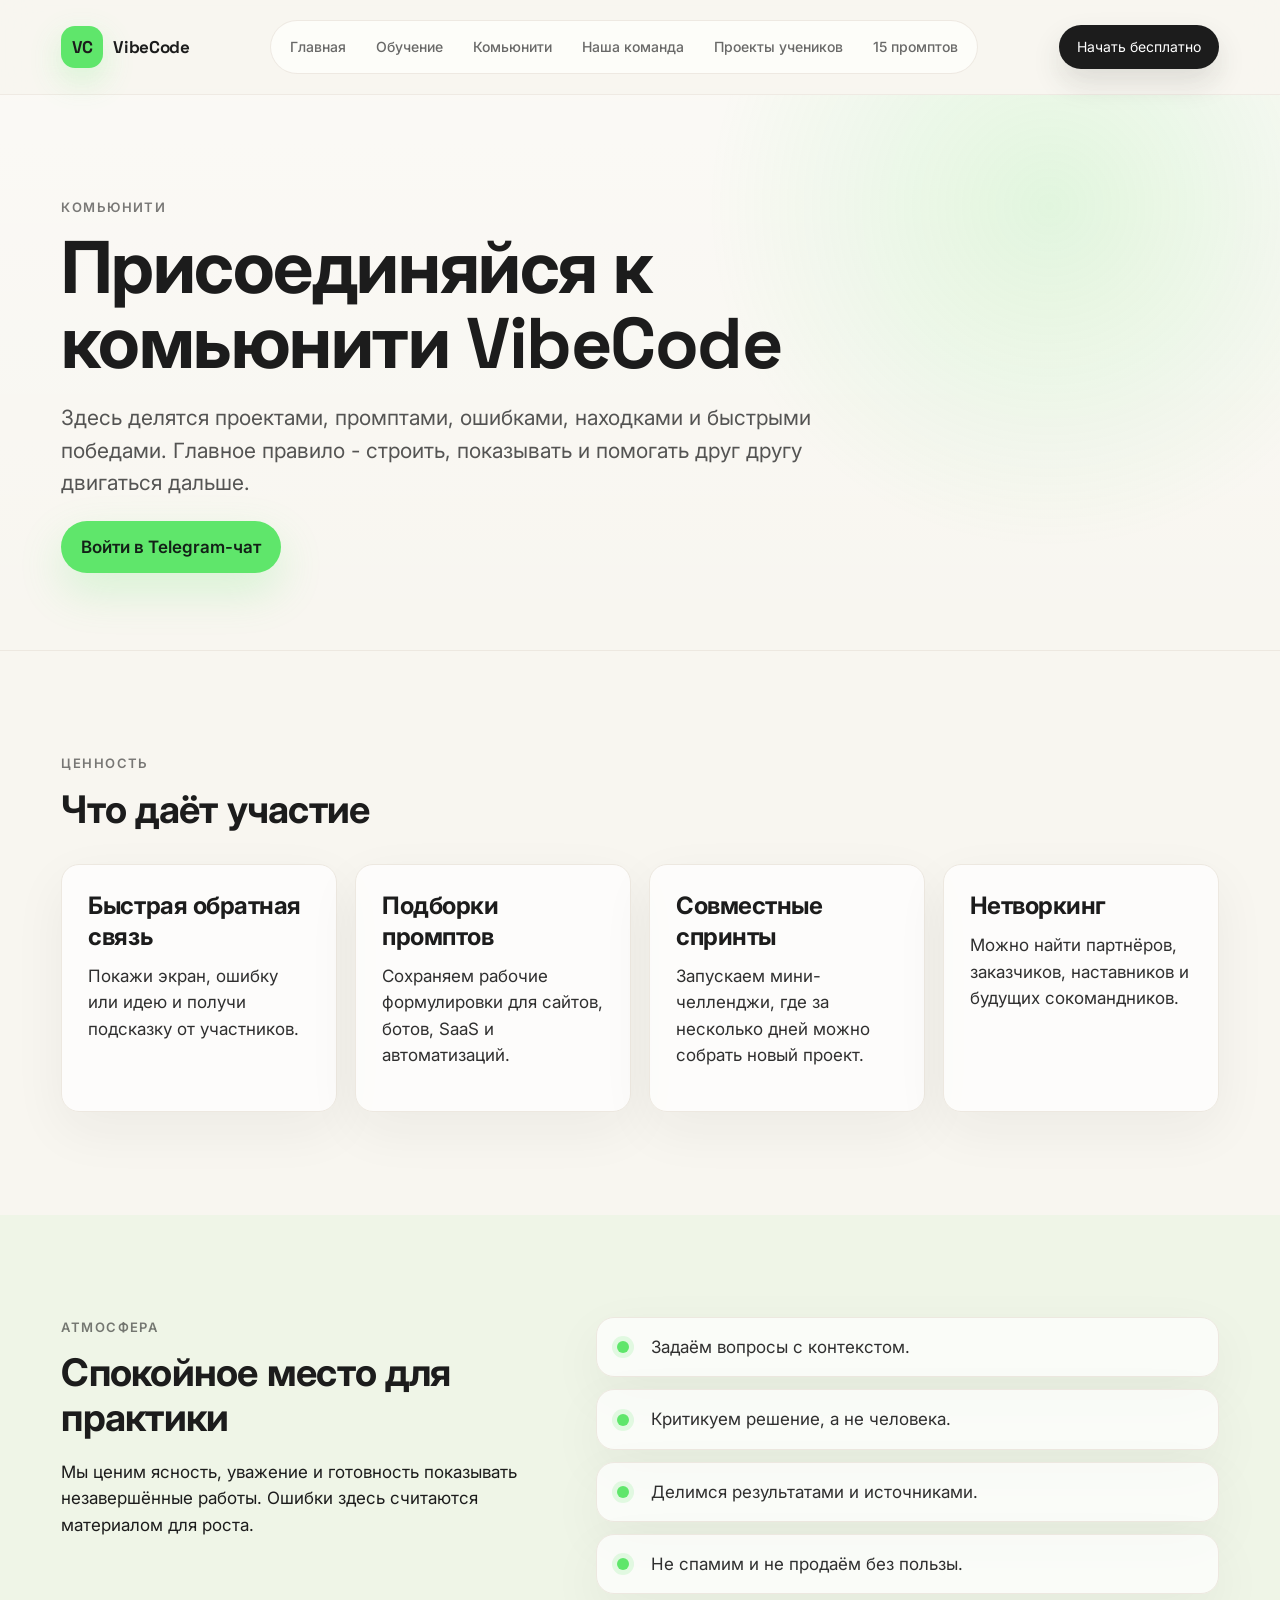
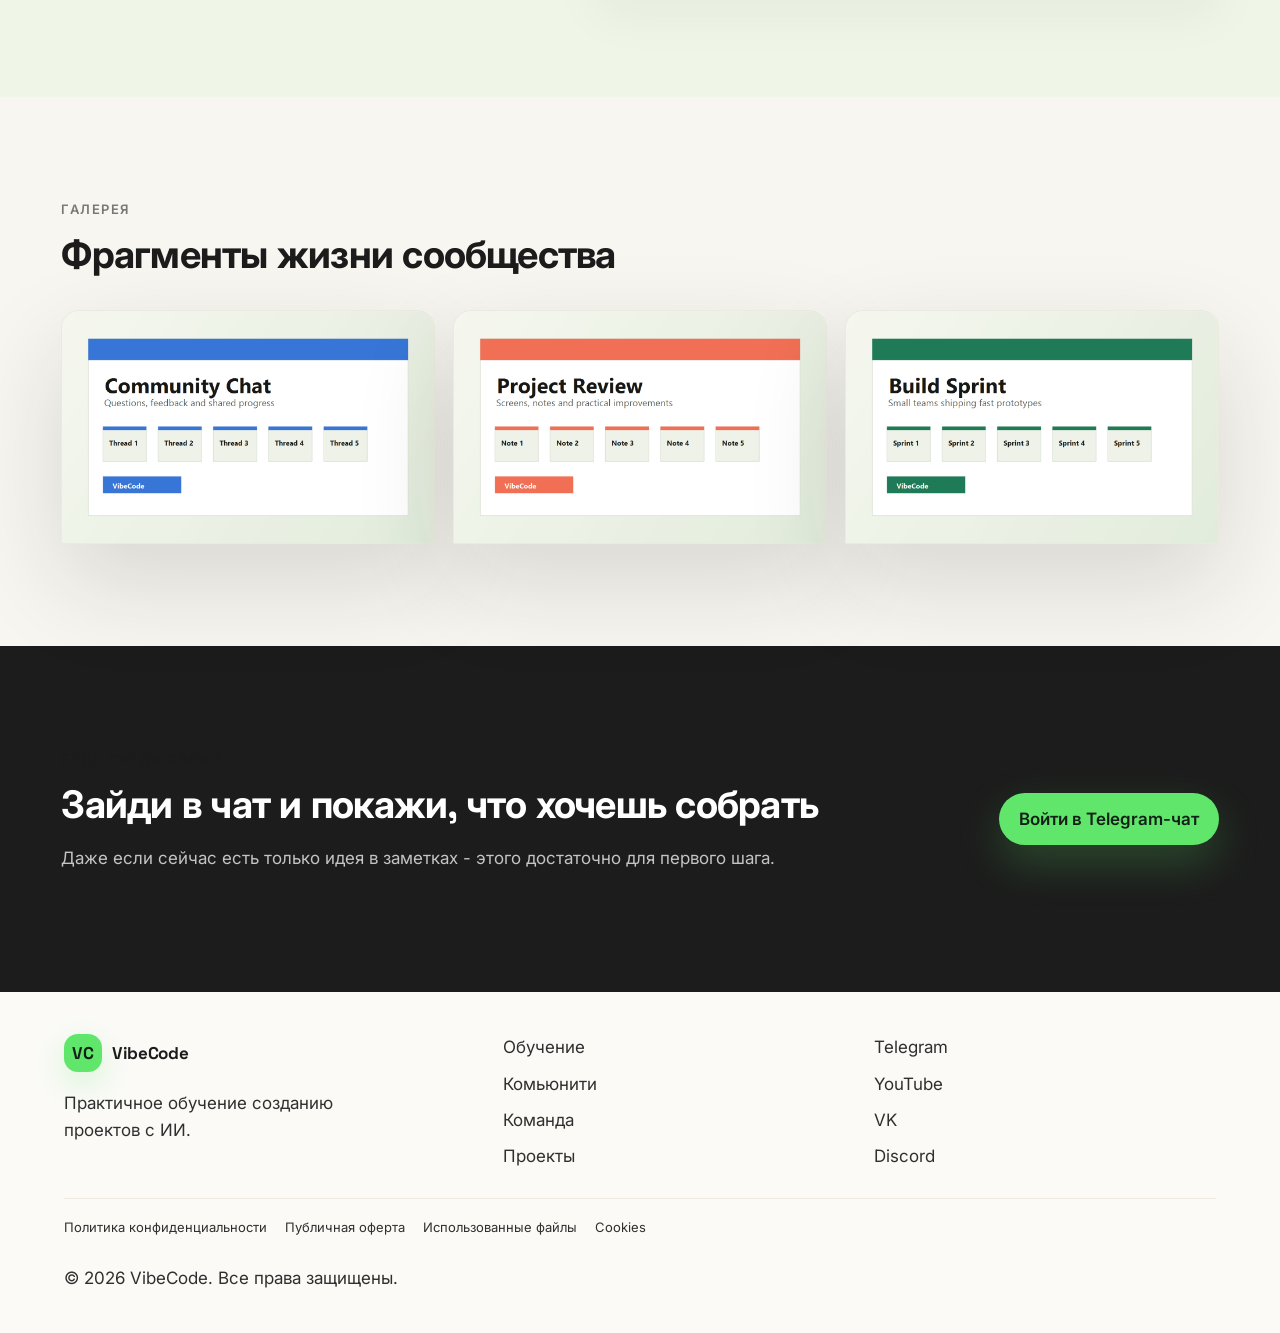
<file: community.html>
<!doctype html>
<html lang="ru">
  <head>
    <meta charset="utf-8">
    <meta name="viewport" content="width=device-width, initial-scale=1">
    <title>Комьюнити - VibeCode</title>
    <link rel="preconnect" href="https://fonts.googleapis.com">
    <link rel="preconnect" href="https://fonts.gstatic.com" crossorigin>
    <link href="https://fonts.googleapis.com/css2?family=Inter:wght@400;500;600&family=Space+Grotesk:wght@700&display=swap" rel="stylesheet">
    <link rel="stylesheet" href="styles.css?v=header-fix-1">
  </head>
  <body class="inner-premium">
    <header class="site-header premium-header">
      <a class="brand" href="/"><span class="brand-mark">VC</span><span>VibeCode</span></a>
      <button class="menu-toggle" type="button" aria-expanded="false" aria-controls="site-nav"><span></span><span></span><span></span></button>
      <nav class="site-nav" id="site-nav">
        <a href="/">Главная</a>
        <a href="/learn">Обучение</a>
        <a href="/community">Комьюнити</a>
        <a href="/team">Наша команда</a>
        <a href="/projects">Проекты учеников</a>
        <a href="/prompts">15 промптов</a>
      </nav>
      <a class="header-cta" href="/learn#free-course">Начать бесплатно</a>
    </header>

    <main>
      <section class="page-hero inner-hero community-hero">
        <p class="eyebrow">Комьюнити</p>
        <h1>Присоединяйся к комьюнити VibeCode</h1>
        <p>Здесь делятся проектами, промптами, ошибками, находками и быстрыми победами. Главное правило - строить, показывать и помогать друг другу двигаться дальше.</p>
        <a class="button primary" href="https://t.me/vibecode_chat" target="_blank" rel="noopener">Войти в Telegram-чат</a>
      </section>

      <section class="section">
        <div class="section-head"><p class="eyebrow">Ценность</p><h2>Что даёт участие</h2></div>
        <div class="feature-grid">
          <article class="feature-card"><h3>Быстрая обратная связь</h3><p>Покажи экран, ошибку или идею и получи подсказку от участников.</p></article>
          <article class="feature-card"><h3>Подборки промптов</h3><p>Сохраняем рабочие формулировки для сайтов, ботов, SaaS и автоматизаций.</p></article>
          <article class="feature-card"><h3>Совместные спринты</h3><p>Запускаем мини-челленджи, где за несколько дней можно собрать новый проект.</p></article>
          <article class="feature-card"><h3>Нетворкинг</h3><p>Можно найти партнёров, заказчиков, наставников и будущих сокомандников.</p></article>
        </div>
      </section>

      <section class="section split-section muted-band">
        <div><p class="eyebrow">Атмосфера</p><h2>Спокойное место для практики</h2><p>Мы ценим ясность, уважение и готовность показывать незавершённые работы. Ошибки здесь считаются материалом для роста.</p></div>
        <ul class="rules-list community-rules">
          <li>Задаём вопросы с контекстом.</li>
          <li>Критикуем решение, а не человека.</li>
          <li>Делимся результатами и источниками.</li>
          <li>Не спамим и не продаём без пользы.</li>
        </ul>
      </section>

      <section class="section">
        <div class="section-head"><p class="eyebrow">Галерея</p><h2>Фрагменты жизни сообщества</h2></div>
        <div class="gallery-grid">
          <img src="assets/community-chat.png" alt="Скриншот обсуждения проектов в чате">
          <img src="assets/community-review.png" alt="Скриншот ревью интерфейса в сообществе">
          <img src="assets/community-sprint.png" alt="Скриншот спринта участников VibeCode">
        </div>
      </section>

      <section class="section cta-band">
        <div><p class="eyebrow">Будь среди своих</p><h2>Зайди в чат и покажи, что хочешь собрать</h2><p>Даже если сейчас есть только идея в заметках - этого достаточно для первого шага.</p></div>
        <a class="button primary" href="https://t.me/vibecode_chat" target="_blank" rel="noopener">Войти в Telegram-чат</a>
      </section>
    </main>

    <footer class="site-footer premium-footer">
      <div class="footer-brand-block">
        <a class="brand" href="/"><span class="brand-mark">VC</span><span>VibeCode</span></a>
        <p>Практичное обучение созданию проектов с ИИ.</p>
      </div>
      <nav class="footer-nav" aria-label="Навигация в подвале">
        <a href="/learn">Обучение</a>
        <a href="/community">Комьюнити</a>
        <a href="/team">Команда</a>
        <a href="/projects">Проекты</a>
      </nav>
      <div class="socials">
        <a href="https://t.me/vibecode" target="_blank" rel="noopener">Telegram</a>
        <a href="#">YouTube</a>
        <a href="https://vk.ru/club238536431" target="_blank" rel="noopener">VK</a>
        <a href="#">Discord</a>
      </div>
      <div class="footer-legal" aria-label="Обязательные ссылки">
        <a href="/privacy-policy" target="_blank">Политика конфиденциальности</a>
        <a href="/offer" target="_blank">Публичная оферта</a>
        <a href="/files" target="_blank">Использованные файлы</a>
        <a href="/cookies" target="_blank">Cookies</a>
      </div>
      <p class="copyright">© 2026 VibeCode. Все права защищены.</p>
    </footer>
    <script src="script.js?v=home-url-fix-1"></script>
  </body>
</html>
</file>
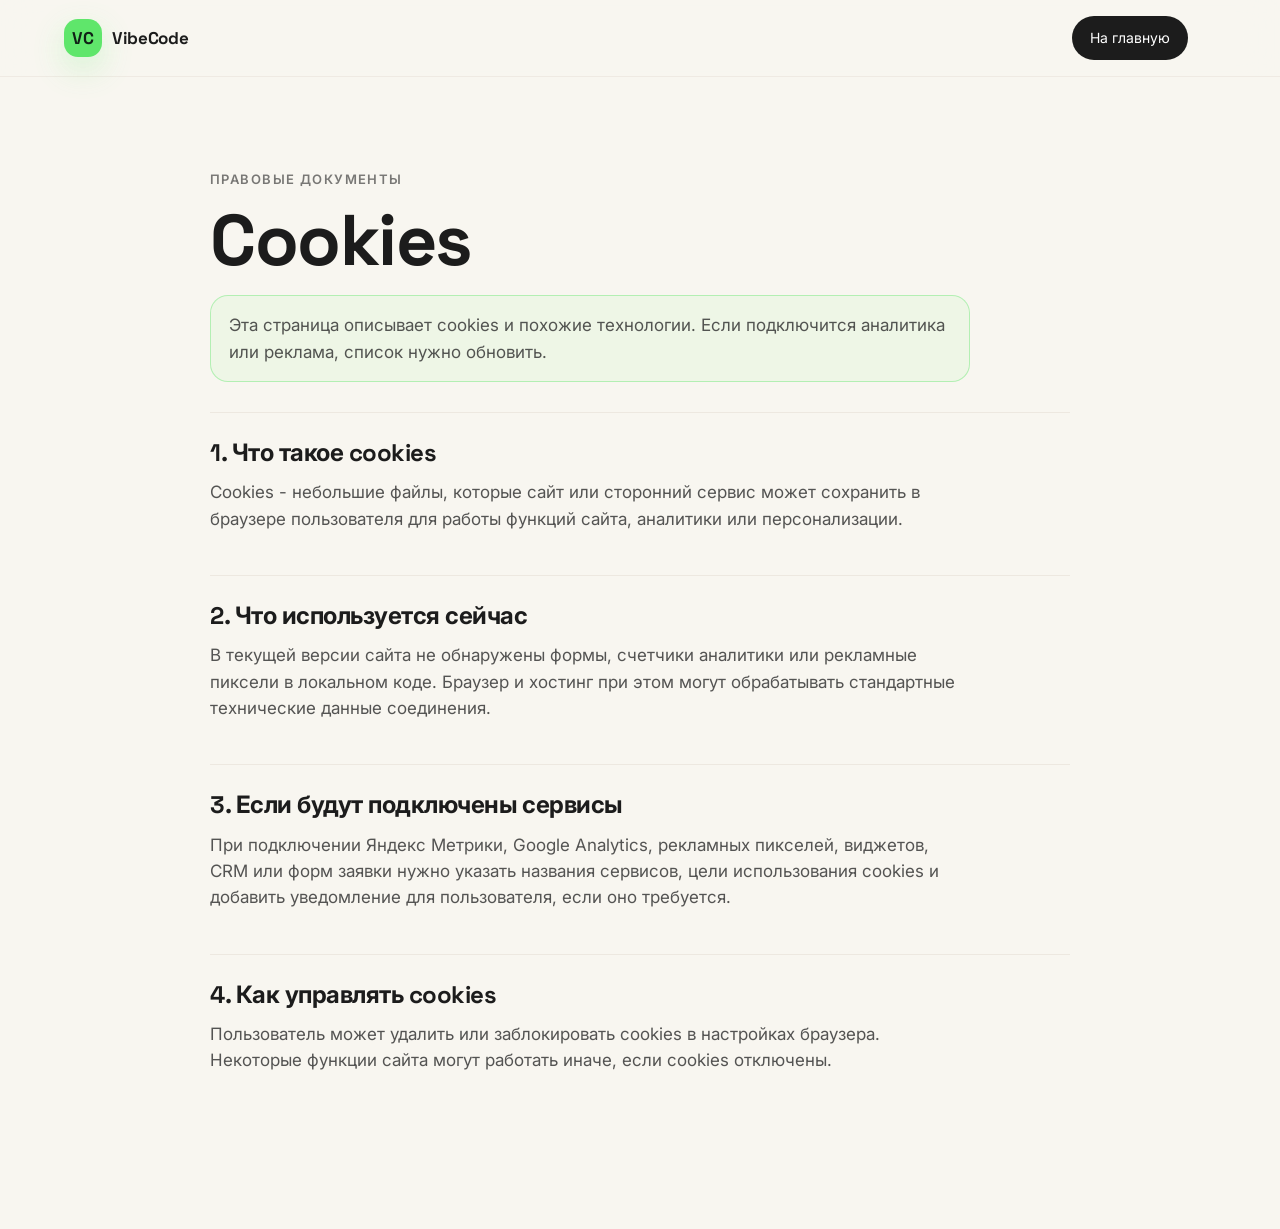
<file: cookies.html>
<!doctype html>
<html lang="ru">
  <head>
    <meta charset="utf-8">
    <meta name="viewport" content="width=device-width, initial-scale=1">
    <title>Cookies - VibeCode</title>
    <meta name="description" content="Информация об использовании cookies на сайте VibeCode.">
    <link rel="preconnect" href="https://fonts.googleapis.com">
    <link rel="preconnect" href="https://fonts.gstatic.com" crossorigin>
    <link href="https://fonts.googleapis.com/css2?family=Inter:wght@400;500;600&family=Space+Grotesk:wght@700&display=swap" rel="stylesheet">
    <link rel="stylesheet" href="styles.css?v=legal-pages-1">
  </head>
  <body class="inner-premium legal-page">
    <header class="site-header">
      <a class="brand" href="/" aria-label="VibeCode на главную">
        <span class="brand-mark">VC</span>
        <span>VibeCode</span>
      </a>
      <a class="header-cta" href="/">На главную</a>
    </header>

    <main class="legal-document">
      <p class="eyebrow">Правовые документы</p>
      <h1>Cookies</h1>
      <p class="legal-note">Эта страница описывает cookies и похожие технологии. Если подключится аналитика или реклама, список нужно обновить.</p>

      <section>
        <h2>1. Что такое cookies</h2>
        <p>Cookies - небольшие файлы, которые сайт или сторонний сервис может сохранить в браузере пользователя для работы функций сайта, аналитики или персонализации.</p>
      </section>

      <section>
        <h2>2. Что используется сейчас</h2>
        <p>В текущей версии сайта не обнаружены формы, счетчики аналитики или рекламные пиксели в локальном коде. Браузер и хостинг при этом могут обрабатывать стандартные технические данные соединения.</p>
      </section>

      <section>
        <h2>3. Если будут подключены сервисы</h2>
        <p>При подключении Яндекс Метрики, Google Analytics, рекламных пикселей, виджетов, CRM или форм заявки нужно указать названия сервисов, цели использования cookies и добавить уведомление для пользователя, если оно требуется.</p>
      </section>

      <section>
        <h2>4. Как управлять cookies</h2>
        <p>Пользователь может удалить или заблокировать cookies в настройках браузера. Некоторые функции сайта могут работать иначе, если cookies отключены.</p>
      </section>
    </main>
  </body>
</html>
</file>
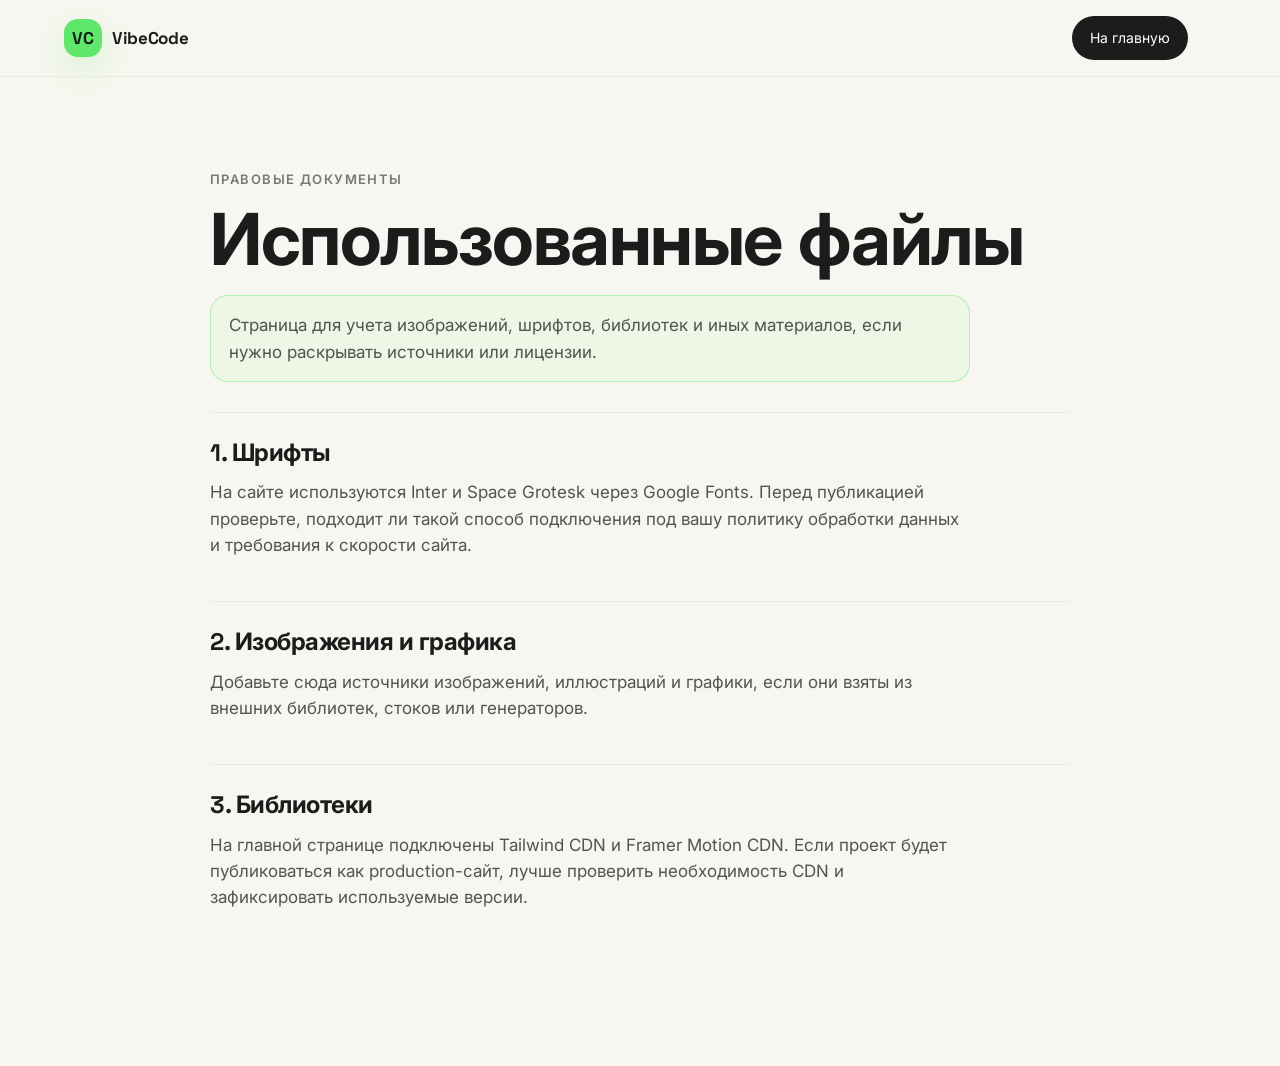
<file: files.html>
<!doctype html>
<html lang="ru">
  <head>
    <meta charset="utf-8">
    <meta name="viewport" content="width=device-width, initial-scale=1">
    <title>Использованные файлы - VibeCode</title>
    <meta name="description" content="Список использованных файлов, материалов и внешних ресурсов VibeCode.">
    <link rel="preconnect" href="https://fonts.googleapis.com">
    <link rel="preconnect" href="https://fonts.gstatic.com" crossorigin>
    <link href="https://fonts.googleapis.com/css2?family=Inter:wght@400;500;600&family=Space+Grotesk:wght@700&display=swap" rel="stylesheet">
    <link rel="stylesheet" href="styles.css?v=legal-pages-1">
  </head>
  <body class="inner-premium legal-page">
    <header class="site-header">
      <a class="brand" href="/" aria-label="VibeCode на главную">
        <span class="brand-mark">VC</span>
        <span>VibeCode</span>
      </a>
      <a class="header-cta" href="/">На главную</a>
    </header>

    <main class="legal-document">
      <p class="eyebrow">Правовые документы</p>
      <h1>Использованные файлы</h1>
      <p class="legal-note">Страница для учета изображений, шрифтов, библиотек и иных материалов, если нужно раскрывать источники или лицензии.</p>

      <section>
        <h2>1. Шрифты</h2>
        <p>На сайте используются Inter и Space Grotesk через Google Fonts. Перед публикацией проверьте, подходит ли такой способ подключения под вашу политику обработки данных и требования к скорости сайта.</p>
      </section>

      <section>
        <h2>2. Изображения и графика</h2>
        <p>Добавьте сюда источники изображений, иллюстраций и графики, если они взяты из внешних библиотек, стоков или генераторов.</p>
      </section>

      <section>
        <h2>3. Библиотеки</h2>
        <p>На главной странице подключены Tailwind CDN и Framer Motion CDN. Если проект будет публиковаться как production-сайт, лучше проверить необходимость CDN и зафиксировать используемые версии.</p>
      </section>
    </main>
  </body>
</html>
</file>
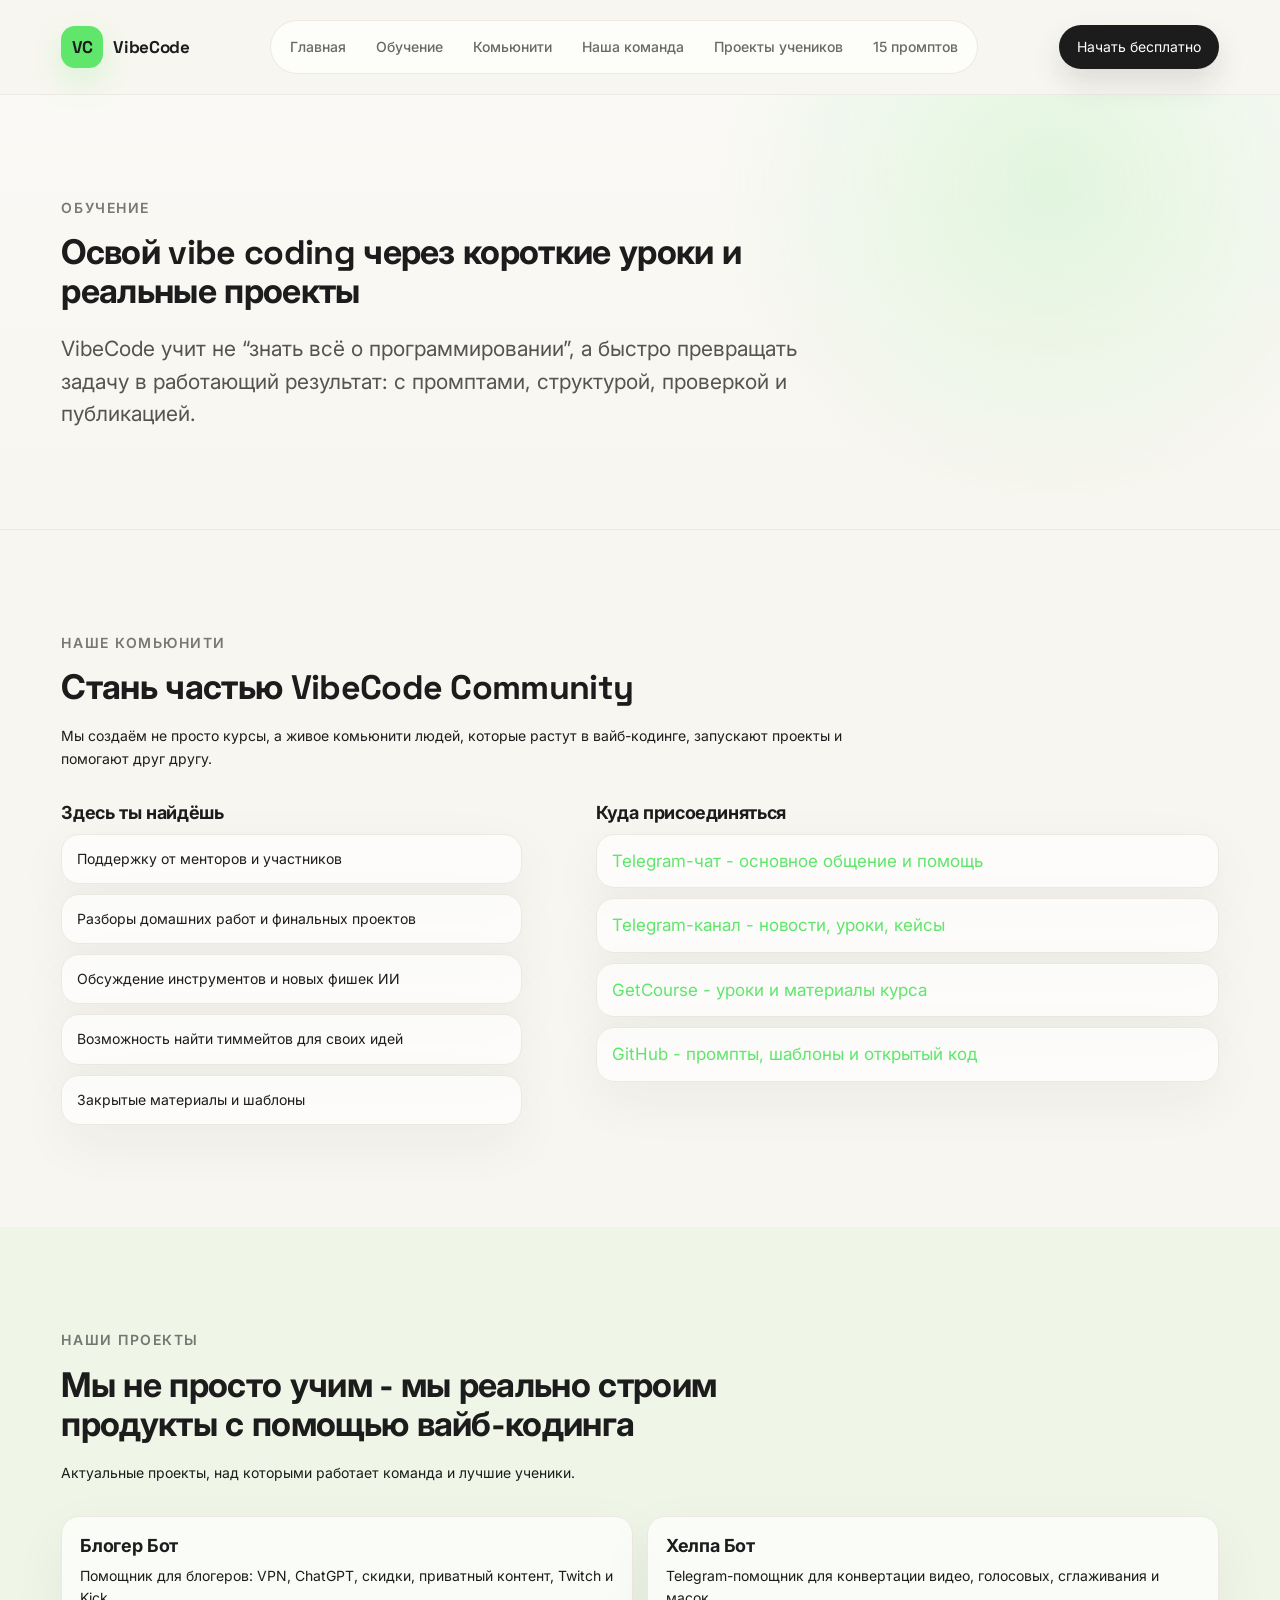
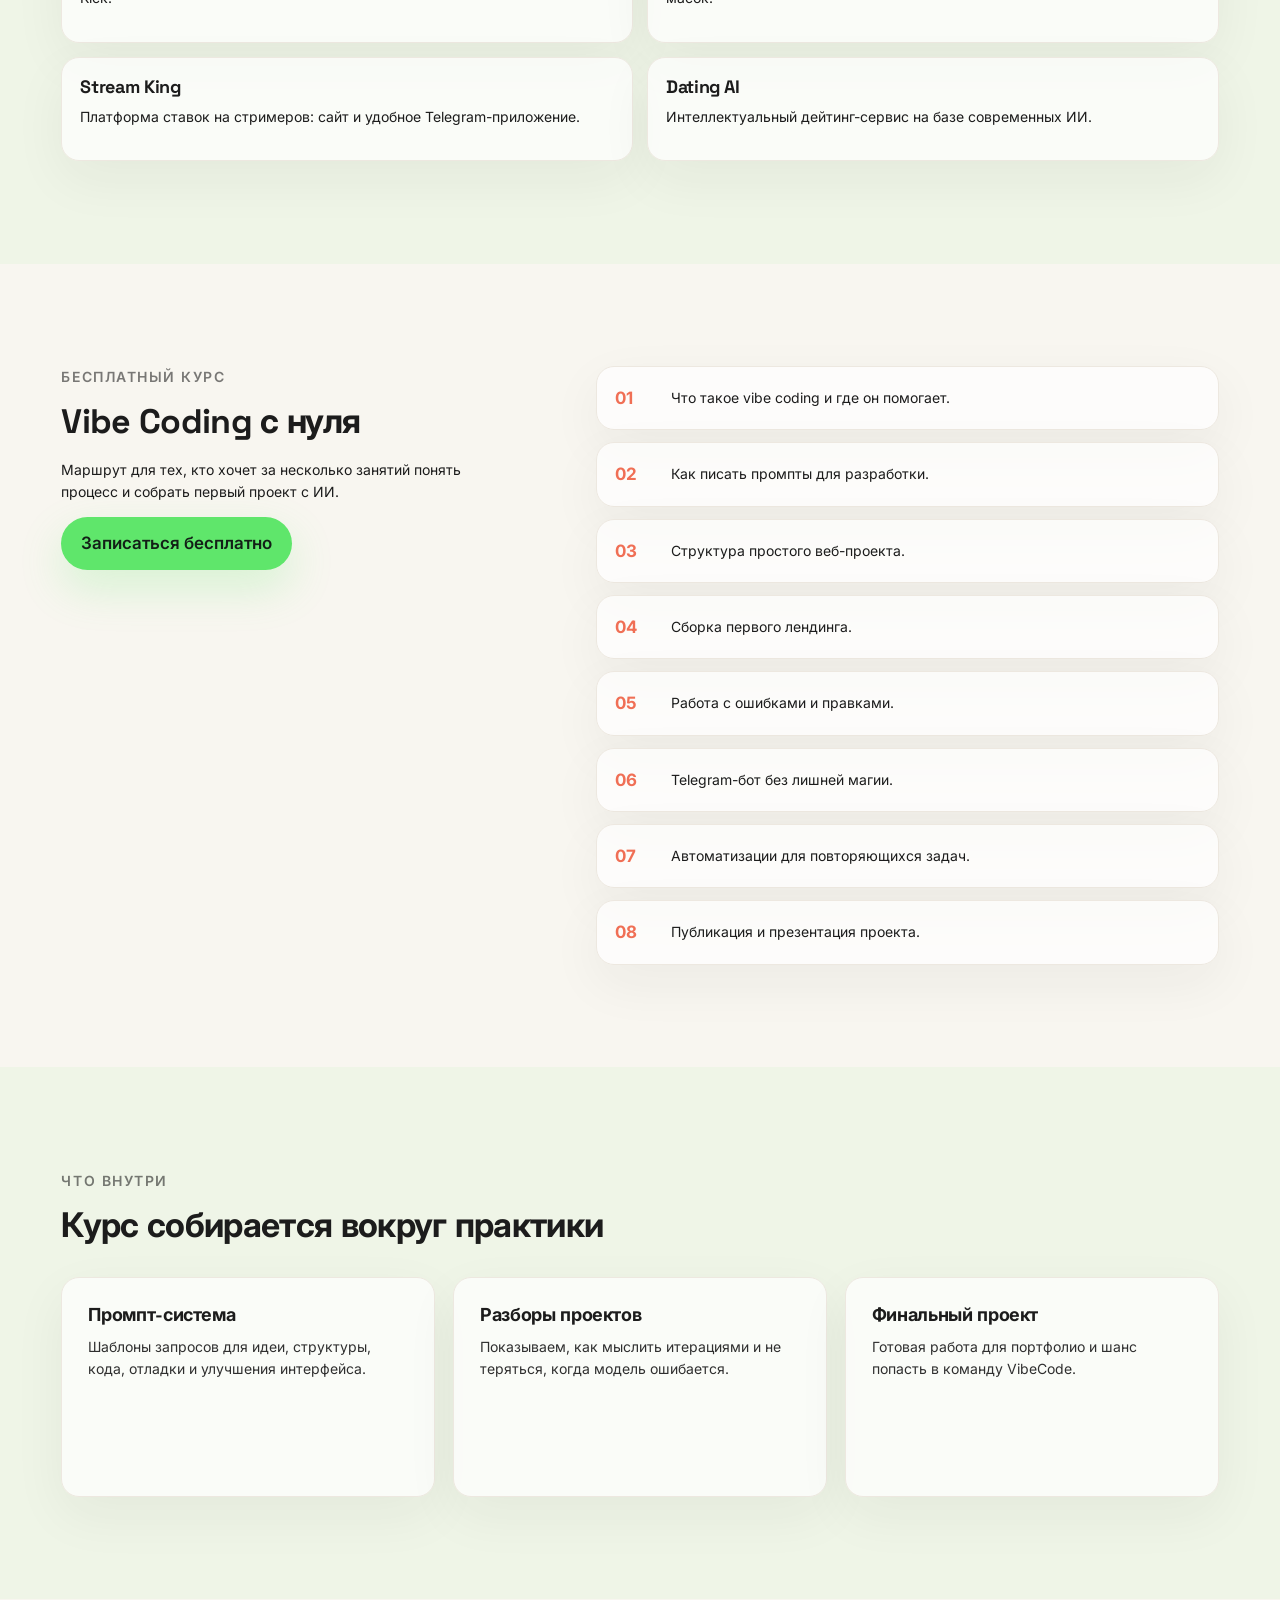
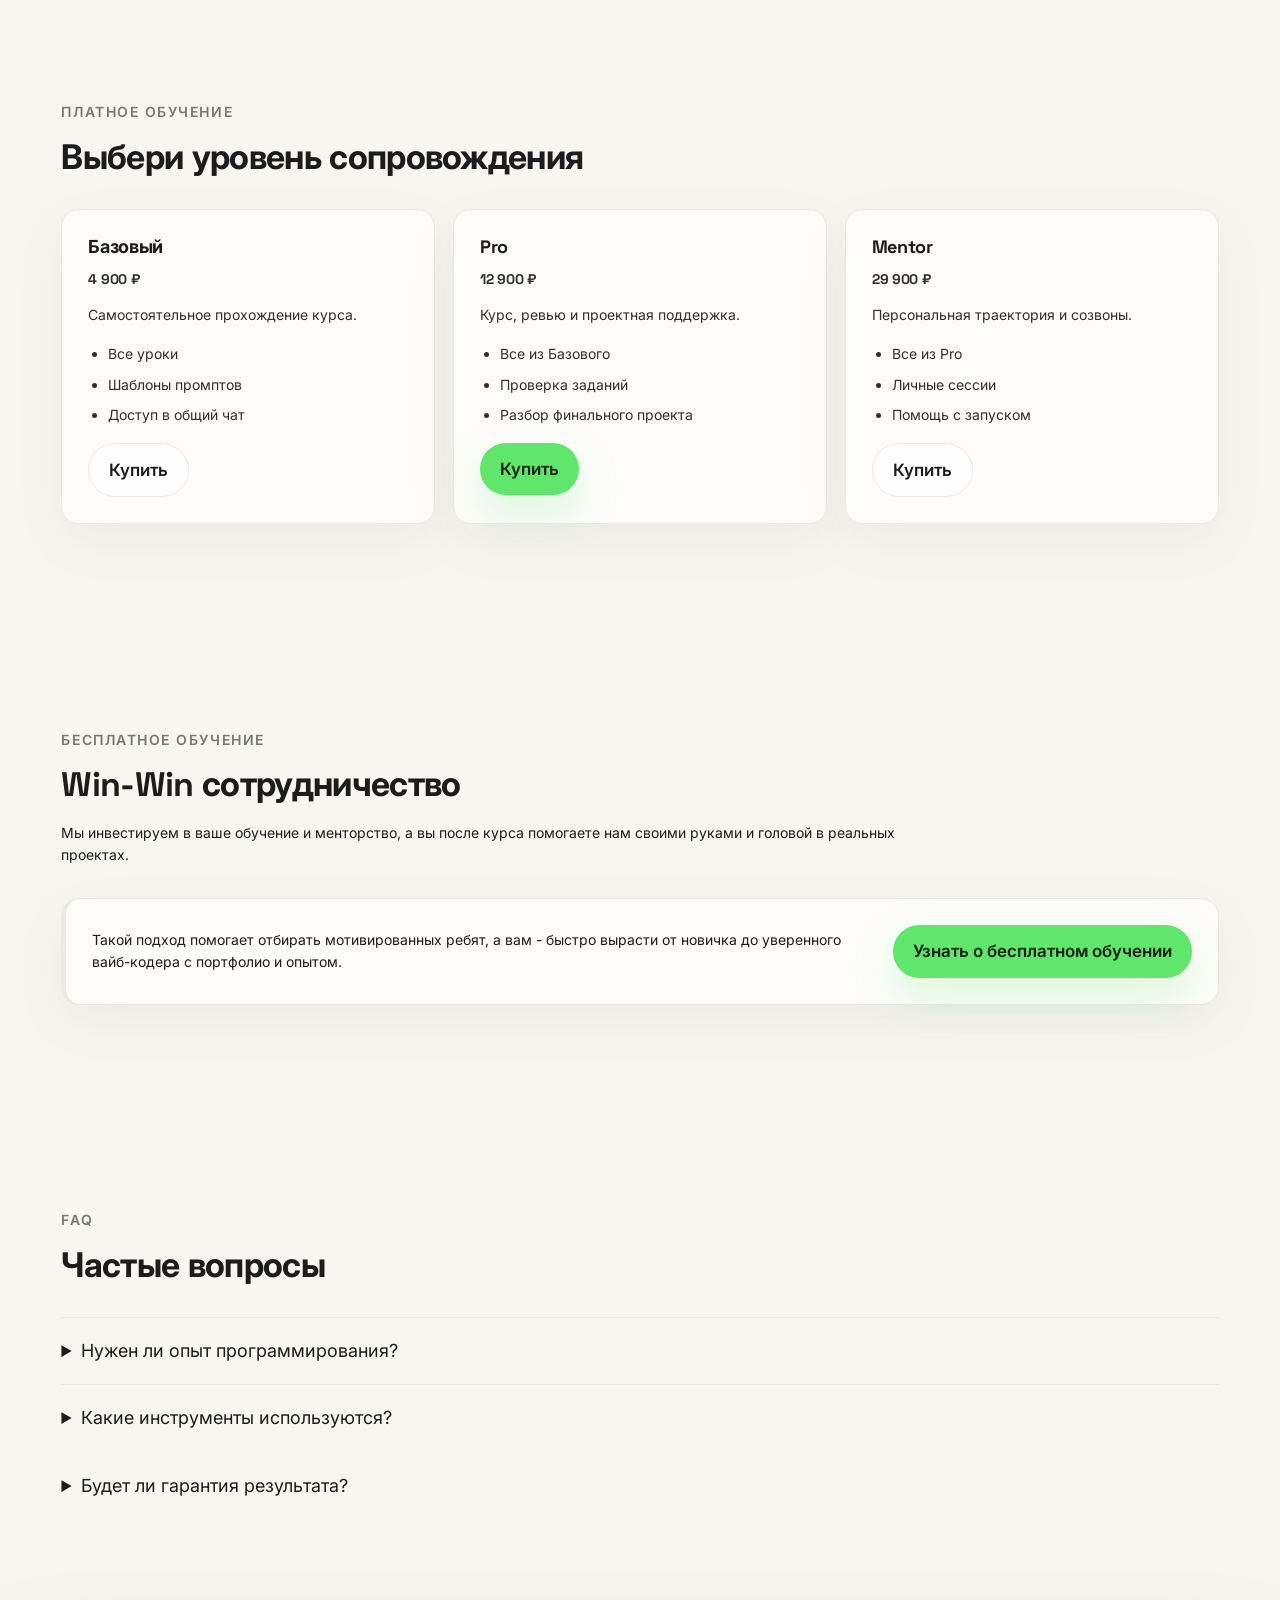
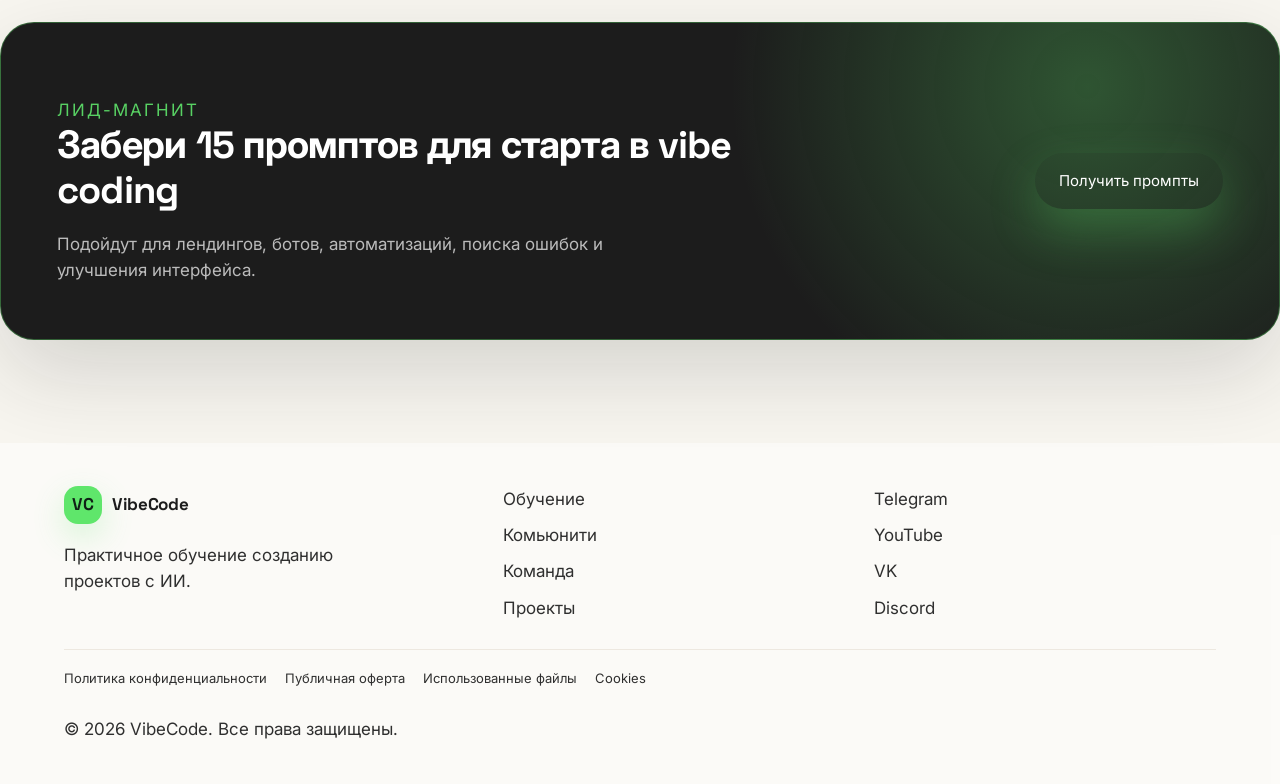
<file: learn.html>
<!doctype html>
<html lang="ru">
  <head>
    <meta charset="utf-8">
    <meta name="viewport" content="width=device-width, initial-scale=1">
    <title>Обучение - VibeCode</title>
    <link rel="preconnect" href="https://fonts.googleapis.com">
    <link rel="preconnect" href="https://fonts.gstatic.com" crossorigin>
    <link href="https://fonts.googleapis.com/css2?family=Inter:wght@400;500;600&family=Space+Grotesk:wght@700&display=swap" rel="stylesheet">
    <link rel="stylesheet" href="styles.css?v=header-fix-1">
  </head>
  <body class="inner-premium learn-page">
    <header class="site-header premium-header">
      <a class="brand" href="/"><span class="brand-mark">VC</span><span>VibeCode</span></a>
      <button class="menu-toggle" type="button" aria-expanded="false" aria-controls="site-nav"><span></span><span></span><span></span></button>
      <nav class="site-nav" id="site-nav">
        <a href="/">Главная</a>
        <a href="/learn">Обучение</a>
        <a href="/community">Комьюнити</a>
        <a href="/team">Наша команда</a>
        <a href="/projects">Проекты учеников</a>
        <a href="/prompts">15 промптов</a>
      </nav>
      <a class="header-cta" href="#free-course">Начать бесплатно</a>
    </header>

    <main>
      <section class="page-hero inner-hero">
        <p class="eyebrow">Обучение</p>
        <h1>Освой vibe coding через короткие уроки и реальные проекты</h1>
        <p>VibeCode учит не “знать всё о программировании”, а быстро превращать задачу в работающий результат: с промптами, структурой, проверкой и публикацией.</p>
      </section>

      <section class="section community-block">
        <div class="section-head">
          <p class="eyebrow">Наше комьюнити</p>
          <h2>Стань частью VibeCode Community</h2>
          <p>Мы создаём не просто курсы, а живое комьюнити людей, которые растут в вайб-кодинге, запускают проекты и помогают друг другу.</p>
        </div>
        <div class="split-section compact-split">
          <div>
            <h3>Здесь ты найдёшь</h3>
            <ul class="check-list">
              <li>Поддержку от менторов и участников</li>
              <li>Разборы домашних работ и финальных проектов</li>
              <li>Обсуждение инструментов и новых фишек ИИ</li>
              <li>Возможность найти тиммейтов для своих идей</li>
              <li>Закрытые материалы и шаблоны</li>
            </ul>
          </div>
          <div>
            <h3>Куда присоединяться</h3>
            <div class="link-list">
              <a href="https://t.me/vibecode_chat">Telegram-чат - основное общение и помощь</a>
              <a href="https://t.me/vibecode">Telegram-канал - новости, уроки, кейсы</a>
              <a href="https://getcourse.ru/vibecode">GetCourse - уроки и материалы курса</a>
              <a href="https://github.com/vibecode">GitHub - промпты, шаблоны и открытый код</a>
            </div>
          </div>
        </div>
      </section>

      <section class="section muted-band projects-showcase">
        <div class="section-head">
          <p class="eyebrow">Наши проекты</p>
          <h2>Мы не просто учим - мы реально строим продукты с помощью вайб-кодинга</h2>
          <p>Актуальные проекты, над которыми работает команда и лучшие ученики.</p>
        </div>
        <div class="mini-project-grid">
          <article><h3>Блогер Бот</h3><p>Помощник для блогеров: VPN, ChatGPT, скидки, приватный контент, Twitch и Kick.</p></article>
          <article><h3>Хелпа Бот</h3><p>Telegram-помощник для конвертации видео, голосовых, сглаживания и масок.</p></article>
          <article><h3>Stream King</h3><p>Платформа ставок на стримеров: сайт и удобное Telegram-приложение.</p></article>
          <article><h3>Dating AI</h3><p>Интеллектуальный дейтинг-сервис на базе современных ИИ.</p></article>
        </div>
      </section>

      <section class="section split-section" id="free-course">
        <div>
          <p class="eyebrow">Бесплатный курс</p>
          <h2>Vibe Coding с нуля</h2>
          <p>Маршрут для тех, кто хочет за несколько занятий понять процесс и собрать первый проект с ИИ.</p>
          <a class="button primary" href="#pricing">Записаться бесплатно</a>
        </div>
        <div class="program-list">
          <div><b>01</b><span>Что такое vibe coding и где он помогает.</span></div>
          <div><b>02</b><span>Как писать промпты для разработки.</span></div>
          <div><b>03</b><span>Структура простого веб-проекта.</span></div>
          <div><b>04</b><span>Сборка первого лендинга.</span></div>
          <div><b>05</b><span>Работа с ошибками и правками.</span></div>
          <div><b>06</b><span>Telegram-бот без лишней магии.</span></div>
          <div><b>07</b><span>Автоматизации для повторяющихся задач.</span></div>
          <div><b>08</b><span>Публикация и презентация проекта.</span></div>
        </div>
      </section>

      <section class="section muted-band">
        <div class="section-head"><p class="eyebrow">Что внутри</p><h2>Курс собирается вокруг практики</h2></div>
        <div class="feature-grid three">
          <article class="feature-card"><h3>Промпт-система</h3><p>Шаблоны запросов для идеи, структуры, кода, отладки и улучшения интерфейса.</p></article>
          <article class="feature-card"><h3>Разборы проектов</h3><p>Показываем, как мыслить итерациями и не теряться, когда модель ошибается.</p></article>
          <article class="feature-card"><h3>Финальный проект</h3><p>Готовая работа для портфолио и шанс попасть в команду VibeCode.</p></article>
        </div>
      </section>

      <section class="section" id="pricing">
        <div class="section-head"><p class="eyebrow">Платное обучение</p><h2>Выбери уровень сопровождения</h2></div>
        <div class="pricing-grid">
          <article class="price-card"><h3>Базовый</h3><p class="price">4 900 ₽</p><p>Самостоятельное прохождение курса.</p><ul><li>Все уроки</li><li>Шаблоны промптов</li><li>Доступ в общий чат</li></ul><a class="button secondary" href="#">Купить</a></article>
          <article class="price-card featured"><h3>Pro</h3><p class="price">12 900 ₽</p><p>Курс, ревью и проектная поддержка.</p><ul><li>Все из Базового</li><li>Проверка заданий</li><li>Разбор финального проекта</li></ul><a class="button primary" href="#">Купить</a></article>
          <article class="price-card"><h3>Mentor</h3><p class="price">29 900 ₽</p><p>Персональная траектория и созвоны.</p><ul><li>Все из Pro</li><li>Личные сессии</li><li>Помощь с запуском</li></ul><a class="button secondary" href="#">Купить</a></article>
        </div>
      </section>

      <section class="section free-training-block">
        <div class="section-head">
          <p class="eyebrow">Бесплатное обучение</p>
          <h2>Win-Win сотрудничество</h2>
          <p>Мы инвестируем в ваше обучение и менторство, а вы после курса помогаете нам своими руками и головой в реальных проектах.</p>
        </div>
        <div class="highlight-panel">
          <p>Такой подход помогает отбирать мотивированных ребят, а вам - быстро вырасти от новичка до уверенного вайб-кодера с портфолио и опытом.</p>
          <a class="button primary" href="#free-course">Узнать о бесплатном обучении</a>
        </div>
      </section>

      <section class="section faq-section">
        <div class="section-head"><p class="eyebrow">FAQ</p><h2>Частые вопросы</h2></div>
        <details><summary>Нужен ли опыт программирования?</summary><p>Нет. Курс рассчитан на старт с нуля.</p></details>
        <details><summary>Какие инструменты используются?</summary><p>AI-чат, редактор кода, браузер, Telegram и сервисы для публикации проекта.</p></details>
        <details><summary>Будет ли гарантия результата?</summary><p>Мы даём маршрут, задания и обратную связь. Результат зависит от практики.</p></details>
      </section>

      <section class="premium-final-cta motion-rise">
        <div>
          <p class="premium-kicker">Лид-магнит</p>
          <h2>Забери 15 промптов для старта в vibe coding</h2>
          <p>Подойдут для лендингов, ботов, автоматизаций, поиска ошибок и улучшения интерфейса.</p>
        </div>
        <a class="premium-button premium-button--primary" href="/prompts">Получить промпты</a>
      </section>
    </main>

    <footer class="site-footer premium-footer">
      <div class="footer-brand-block">
        <a class="brand" href="/"><span class="brand-mark">VC</span><span>VibeCode</span></a>
        <p>Практичное обучение созданию проектов с ИИ.</p>
      </div>
      <nav class="footer-nav" aria-label="Навигация в подвале">
        <a href="/learn">Обучение</a>
        <a href="/community">Комьюнити</a>
        <a href="/team">Команда</a>
        <a href="/projects">Проекты</a>
      </nav>
      <div class="socials">
        <a href="https://t.me/vibecode" target="_blank" rel="noopener">Telegram</a>
        <a href="#">YouTube</a>
        <a href="https://vk.ru/club238536431" target="_blank" rel="noopener">VK</a>
        <a href="#">Discord</a>
      </div>
      <div class="footer-legal" aria-label="Обязательные ссылки">
        <a href="/privacy-policy" target="_blank">Политика конфиденциальности</a>
        <a href="/offer" target="_blank">Публичная оферта</a>
        <a href="/files" target="_blank">Использованные файлы</a>
        <a href="/cookies" target="_blank">Cookies</a>
      </div>
      <p class="copyright">© 2026 VibeCode. Все права защищены.</p>
    </footer>
    <script src="script.js?v=home-url-fix-1"></script>
  </body>
</html>
</file>
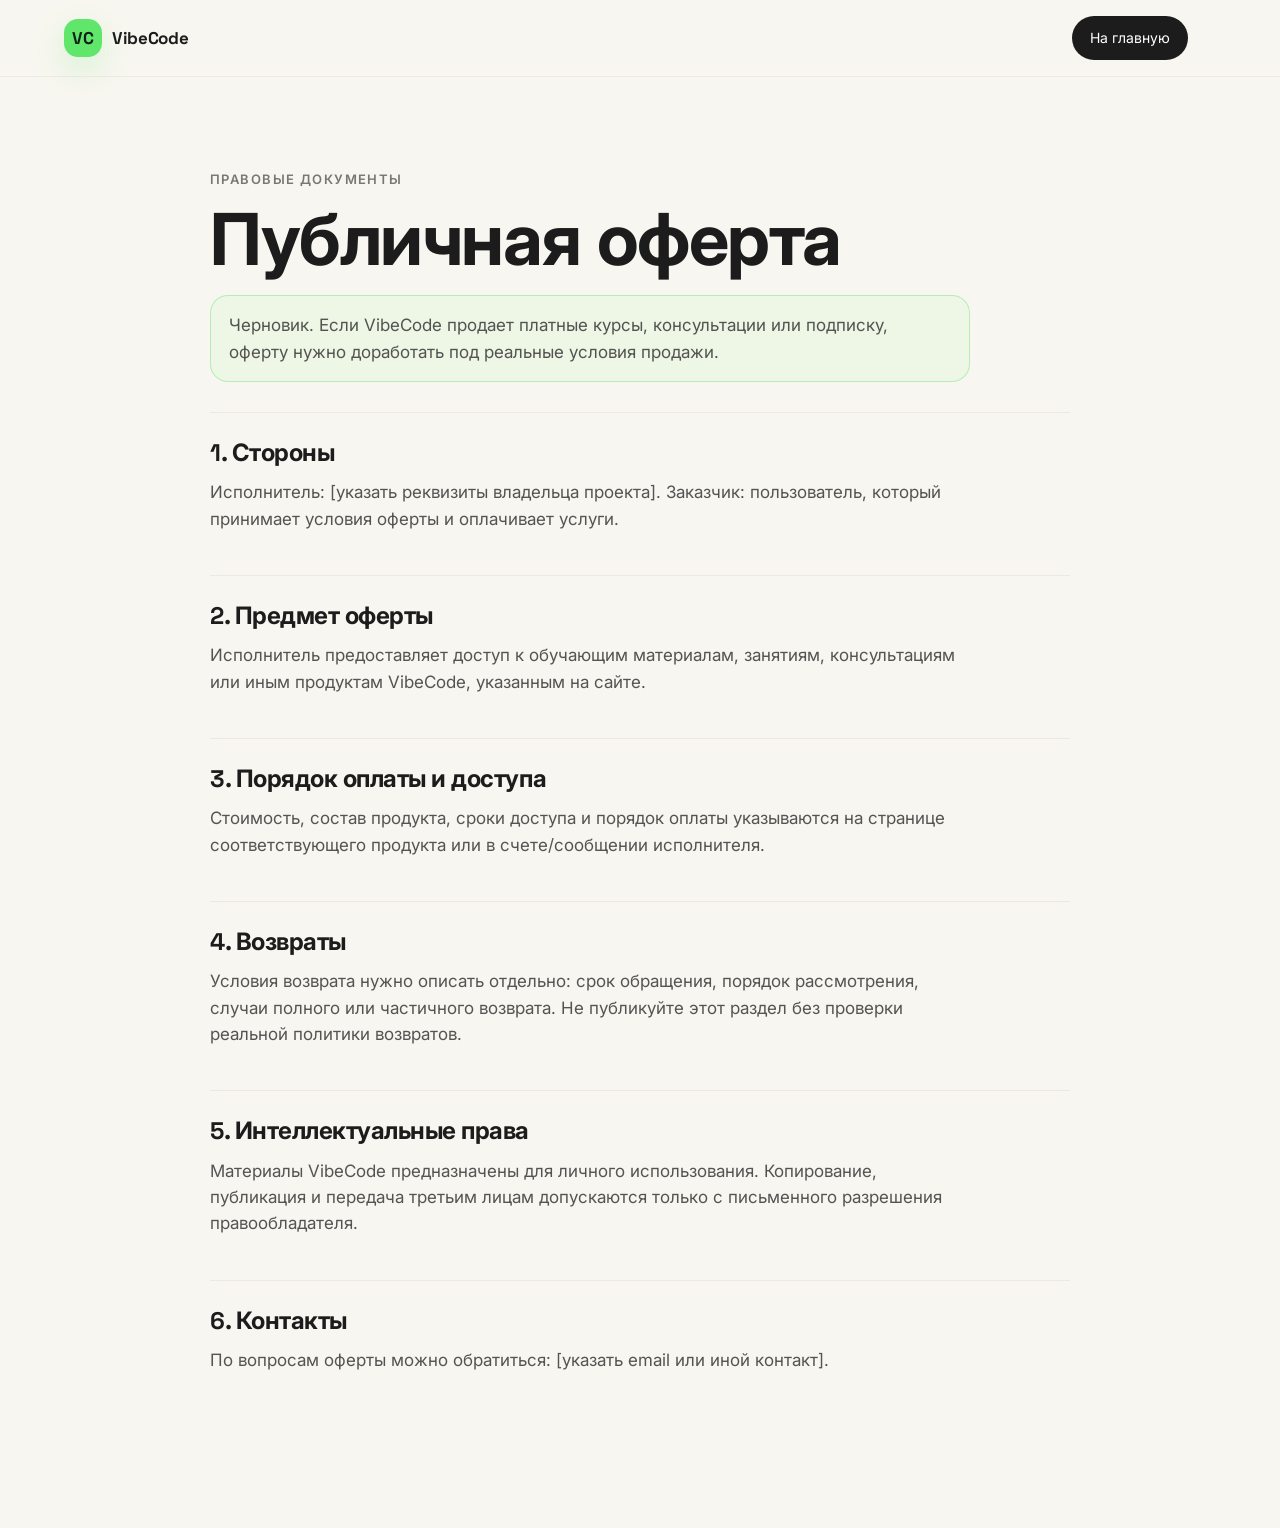
<file: offer.html>
<!doctype html>
<html lang="ru">
  <head>
    <meta charset="utf-8">
    <meta name="viewport" content="width=device-width, initial-scale=1">
    <title>Публичная оферта - VibeCode</title>
    <meta name="description" content="Публичная оферта VibeCode.">
    <link rel="preconnect" href="https://fonts.googleapis.com">
    <link rel="preconnect" href="https://fonts.gstatic.com" crossorigin>
    <link href="https://fonts.googleapis.com/css2?family=Inter:wght@400;500;600&family=Space+Grotesk:wght@700&display=swap" rel="stylesheet">
    <link rel="stylesheet" href="styles.css?v=legal-pages-1">
  </head>
  <body class="inner-premium legal-page">
    <header class="site-header">
      <a class="brand" href="/" aria-label="VibeCode на главную">
        <span class="brand-mark">VC</span>
        <span>VibeCode</span>
      </a>
      <a class="header-cta" href="/">На главную</a>
    </header>

    <main class="legal-document">
      <p class="eyebrow">Правовые документы</p>
      <h1>Публичная оферта</h1>
      <p class="legal-note">Черновик. Если VibeCode продает платные курсы, консультации или подписку, оферту нужно доработать под реальные условия продажи.</p>

      <section>
        <h2>1. Стороны</h2>
        <p>Исполнитель: [указать реквизиты владельца проекта]. Заказчик: пользователь, который принимает условия оферты и оплачивает услуги.</p>
      </section>

      <section>
        <h2>2. Предмет оферты</h2>
        <p>Исполнитель предоставляет доступ к обучающим материалам, занятиям, консультациям или иным продуктам VibeCode, указанным на сайте.</p>
      </section>

      <section>
        <h2>3. Порядок оплаты и доступа</h2>
        <p>Стоимость, состав продукта, сроки доступа и порядок оплаты указываются на странице соответствующего продукта или в счете/сообщении исполнителя.</p>
      </section>

      <section>
        <h2>4. Возвраты</h2>
        <p>Условия возврата нужно описать отдельно: срок обращения, порядок рассмотрения, случаи полного или частичного возврата. Не публикуйте этот раздел без проверки реальной политики возвратов.</p>
      </section>

      <section>
        <h2>5. Интеллектуальные права</h2>
        <p>Материалы VibeCode предназначены для личного использования. Копирование, публикация и передача третьим лицам допускаются только с письменного разрешения правообладателя.</p>
      </section>

      <section>
        <h2>6. Контакты</h2>
        <p>По вопросам оферты можно обратиться: [указать email или иной контакт].</p>
      </section>
    </main>
  </body>
</html>
</file>
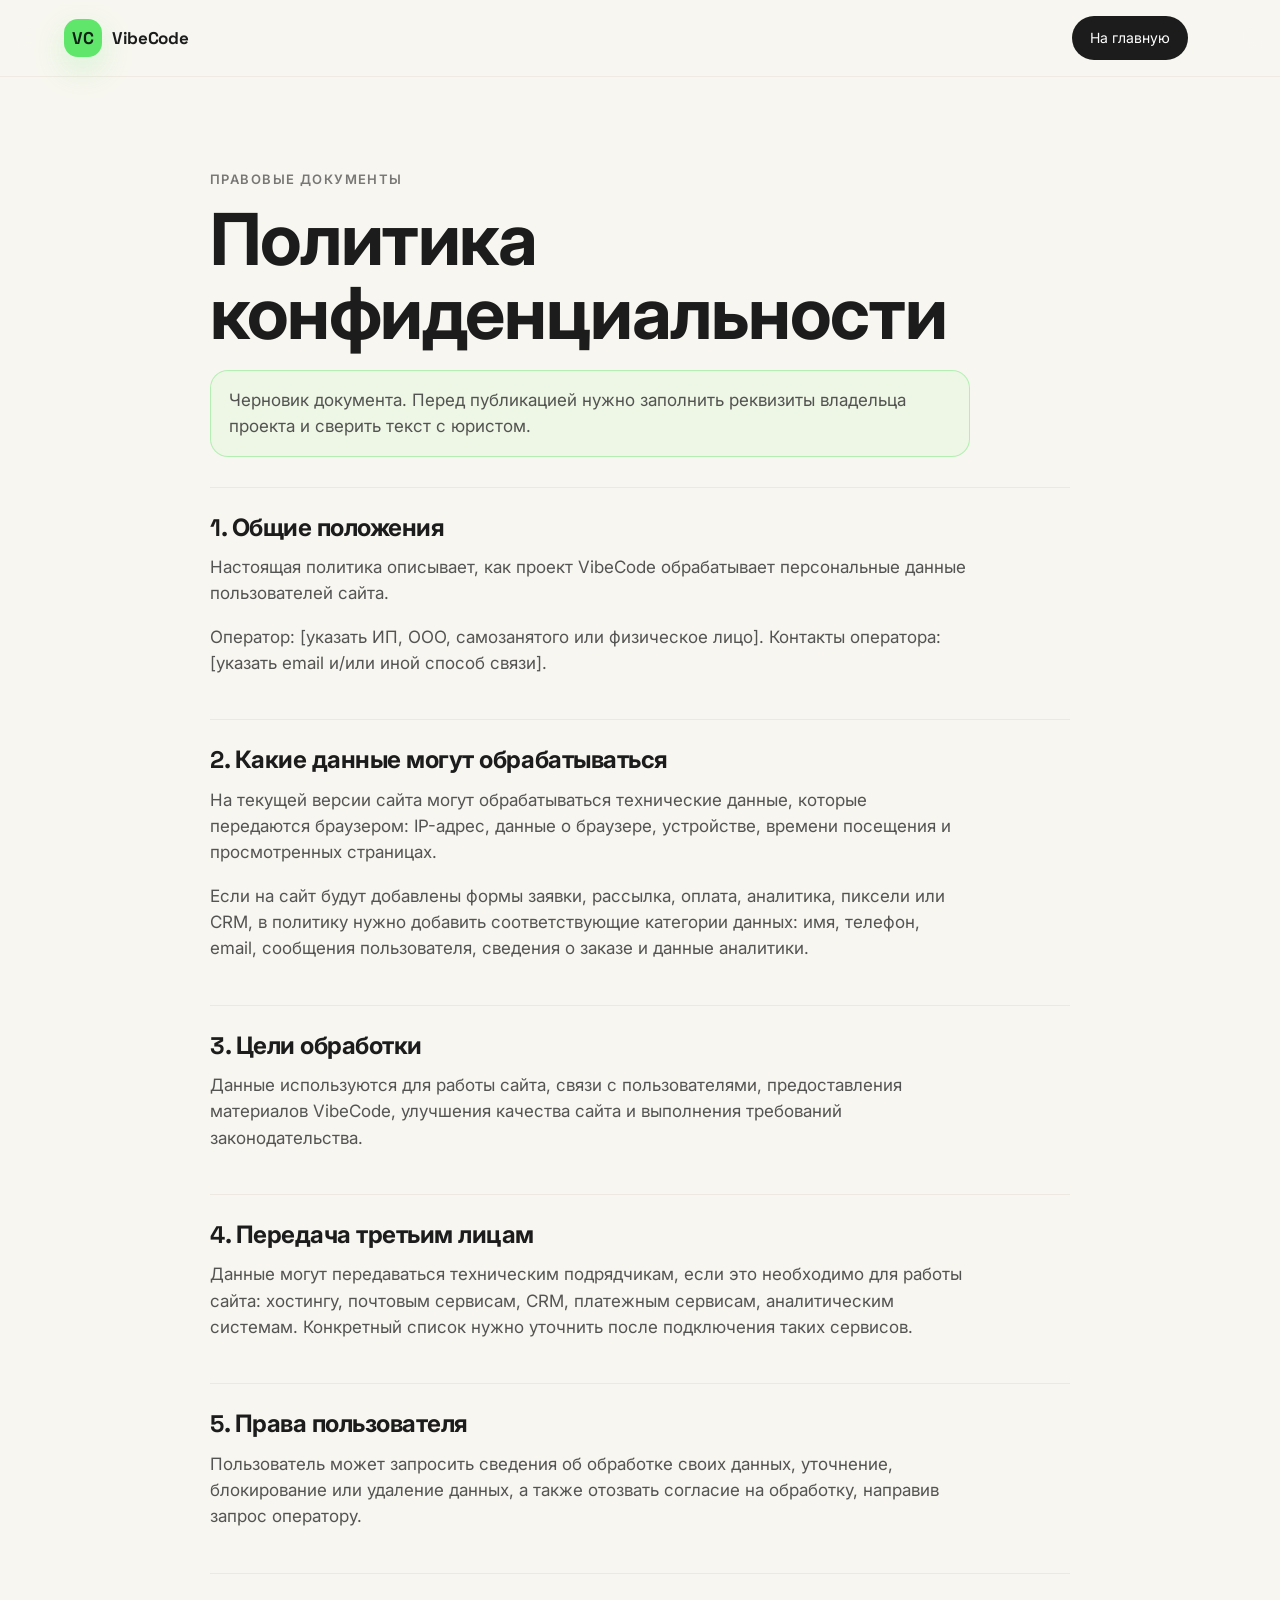
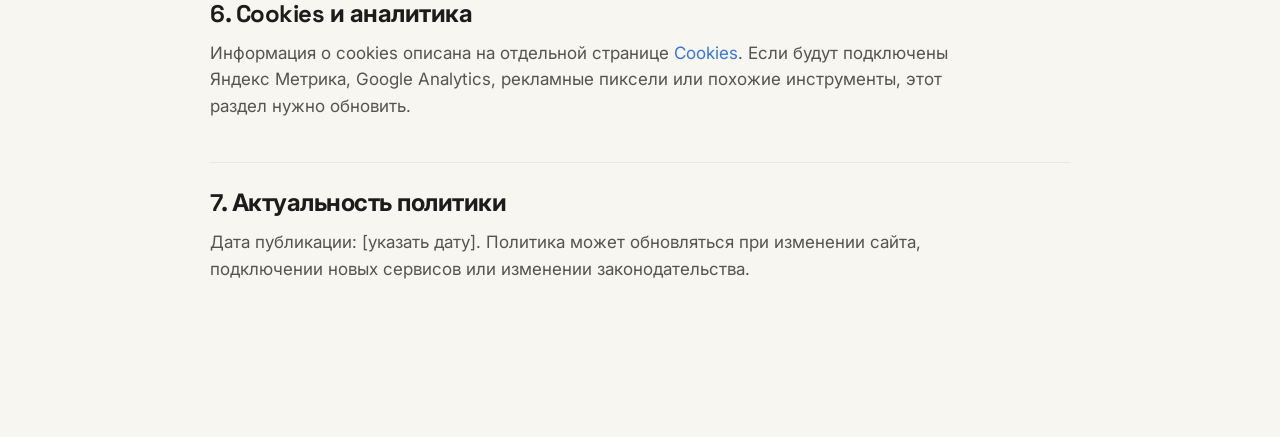
<file: privacy-policy.html>
<!doctype html>
<html lang="ru">
  <head>
    <meta charset="utf-8">
    <meta name="viewport" content="width=device-width, initial-scale=1">
    <title>Политика конфиденциальности - VibeCode</title>
    <meta name="description" content="Политика конфиденциальности и обработки персональных данных VibeCode.">
    <link rel="preconnect" href="https://fonts.googleapis.com">
    <link rel="preconnect" href="https://fonts.gstatic.com" crossorigin>
    <link href="https://fonts.googleapis.com/css2?family=Inter:wght@400;500;600&family=Space+Grotesk:wght@700&display=swap" rel="stylesheet">
    <link rel="stylesheet" href="styles.css?v=legal-pages-1">
  </head>
  <body class="inner-premium legal-page">
    <header class="site-header">
      <a class="brand" href="/" aria-label="VibeCode на главную">
        <span class="brand-mark">VC</span>
        <span>VibeCode</span>
      </a>
      <a class="header-cta" href="/">На главную</a>
    </header>

    <main class="legal-document">
      <p class="eyebrow">Правовые документы</p>
      <h1>Политика конфиденциальности</h1>
      <p class="legal-note">Черновик документа. Перед публикацией нужно заполнить реквизиты владельца проекта и сверить текст с юристом.</p>

      <section>
        <h2>1. Общие положения</h2>
        <p>Настоящая политика описывает, как проект VibeCode обрабатывает персональные данные пользователей сайта.</p>
        <p>Оператор: [указать ИП, ООО, самозанятого или физическое лицо]. Контакты оператора: [указать email и/или иной способ связи].</p>
      </section>

      <section>
        <h2>2. Какие данные могут обрабатываться</h2>
        <p>На текущей версии сайта могут обрабатываться технические данные, которые передаются браузером: IP-адрес, данные о браузере, устройстве, времени посещения и просмотренных страницах.</p>
        <p>Если на сайт будут добавлены формы заявки, рассылка, оплата, аналитика, пиксели или CRM, в политику нужно добавить соответствующие категории данных: имя, телефон, email, сообщения пользователя, сведения о заказе и данные аналитики.</p>
      </section>

      <section>
        <h2>3. Цели обработки</h2>
        <p>Данные используются для работы сайта, связи с пользователями, предоставления материалов VibeCode, улучшения качества сайта и выполнения требований законодательства.</p>
      </section>

      <section>
        <h2>4. Передача третьим лицам</h2>
        <p>Данные могут передаваться техническим подрядчикам, если это необходимо для работы сайта: хостингу, почтовым сервисам, CRM, платежным сервисам, аналитическим системам. Конкретный список нужно уточнить после подключения таких сервисов.</p>
      </section>

      <section>
        <h2>5. Права пользователя</h2>
        <p>Пользователь может запросить сведения об обработке своих данных, уточнение, блокирование или удаление данных, а также отозвать согласие на обработку, направив запрос оператору.</p>
      </section>

      <section>
        <h2>6. Cookies и аналитика</h2>
        <p>Информация о cookies описана на отдельной странице <a href="/cookies">Cookies</a>. Если будут подключены Яндекс Метрика, Google Analytics, рекламные пиксели или похожие инструменты, этот раздел нужно обновить.</p>
      </section>

      <section>
        <h2>7. Актуальность политики</h2>
        <p>Дата публикации: [указать дату]. Политика может обновляться при изменении сайта, подключении новых сервисов или изменении законодательства.</p>
      </section>
    </main>
  </body>
</html>
</file>
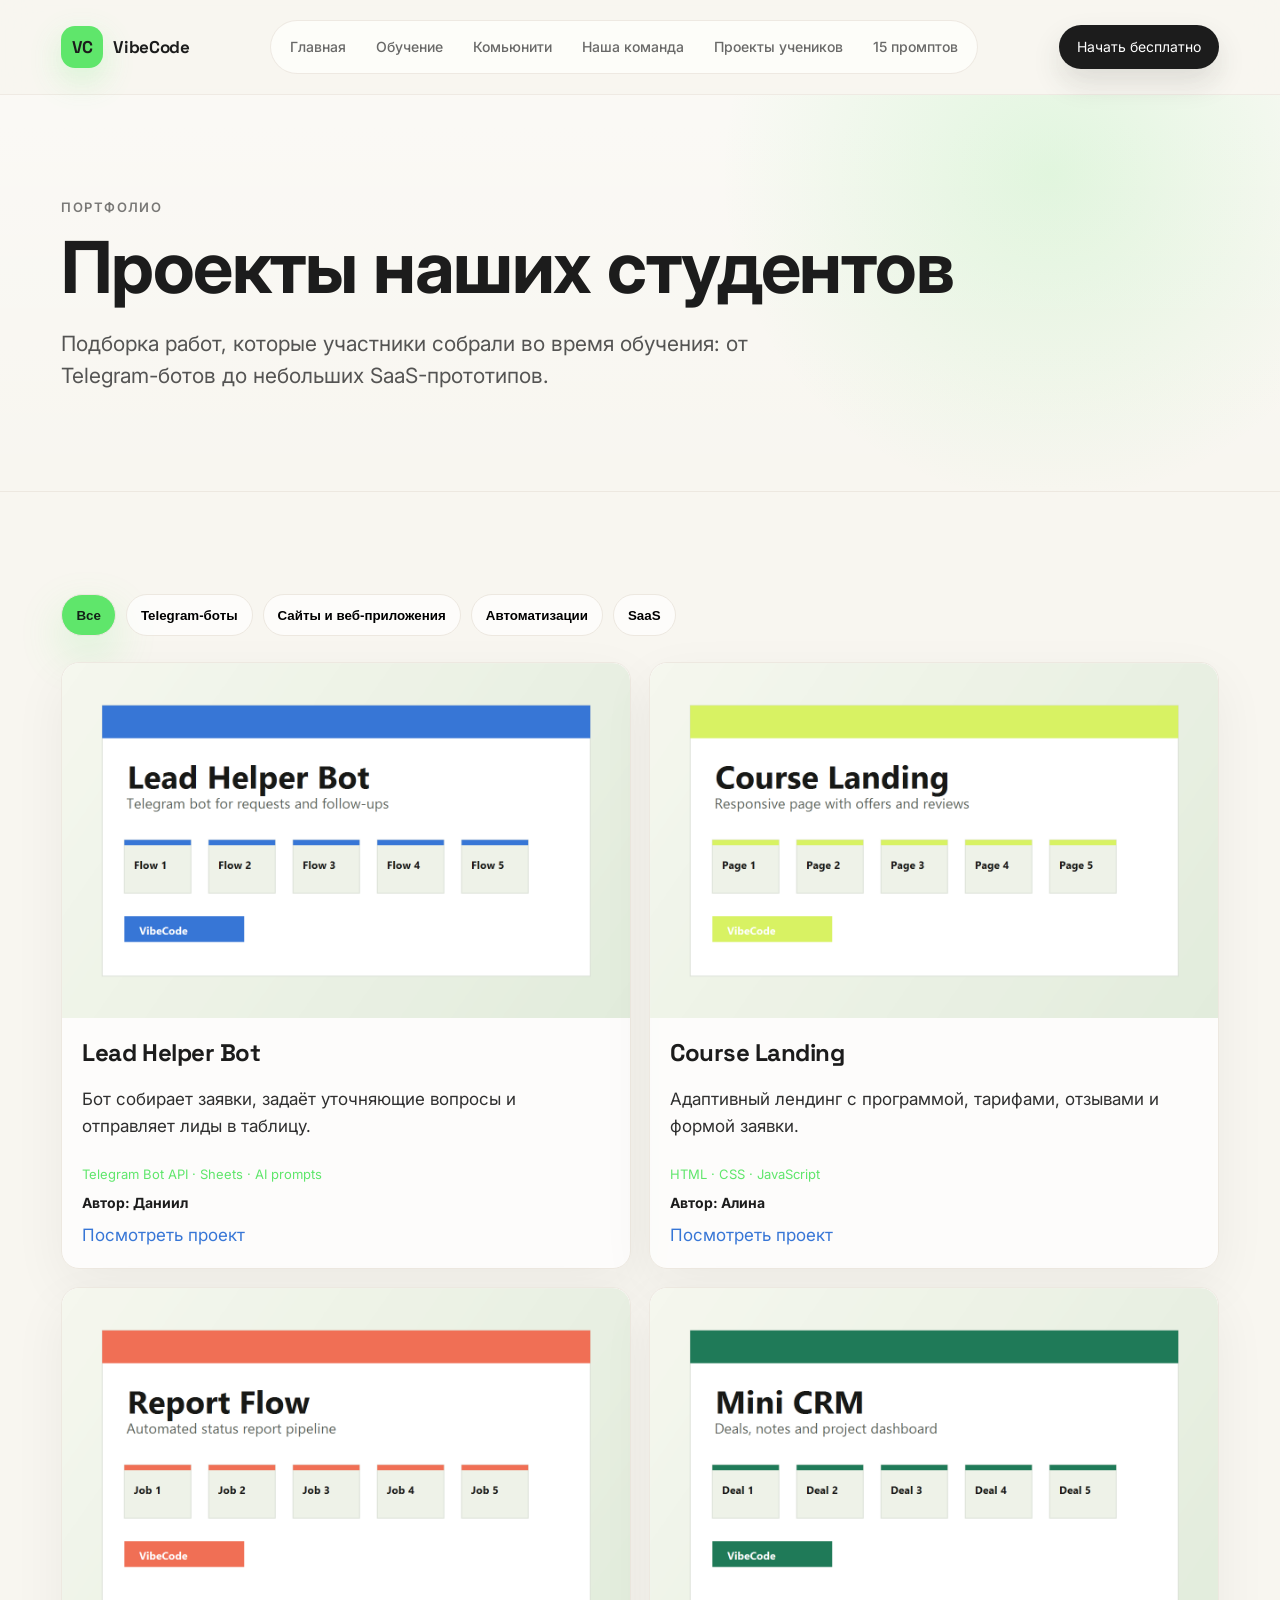
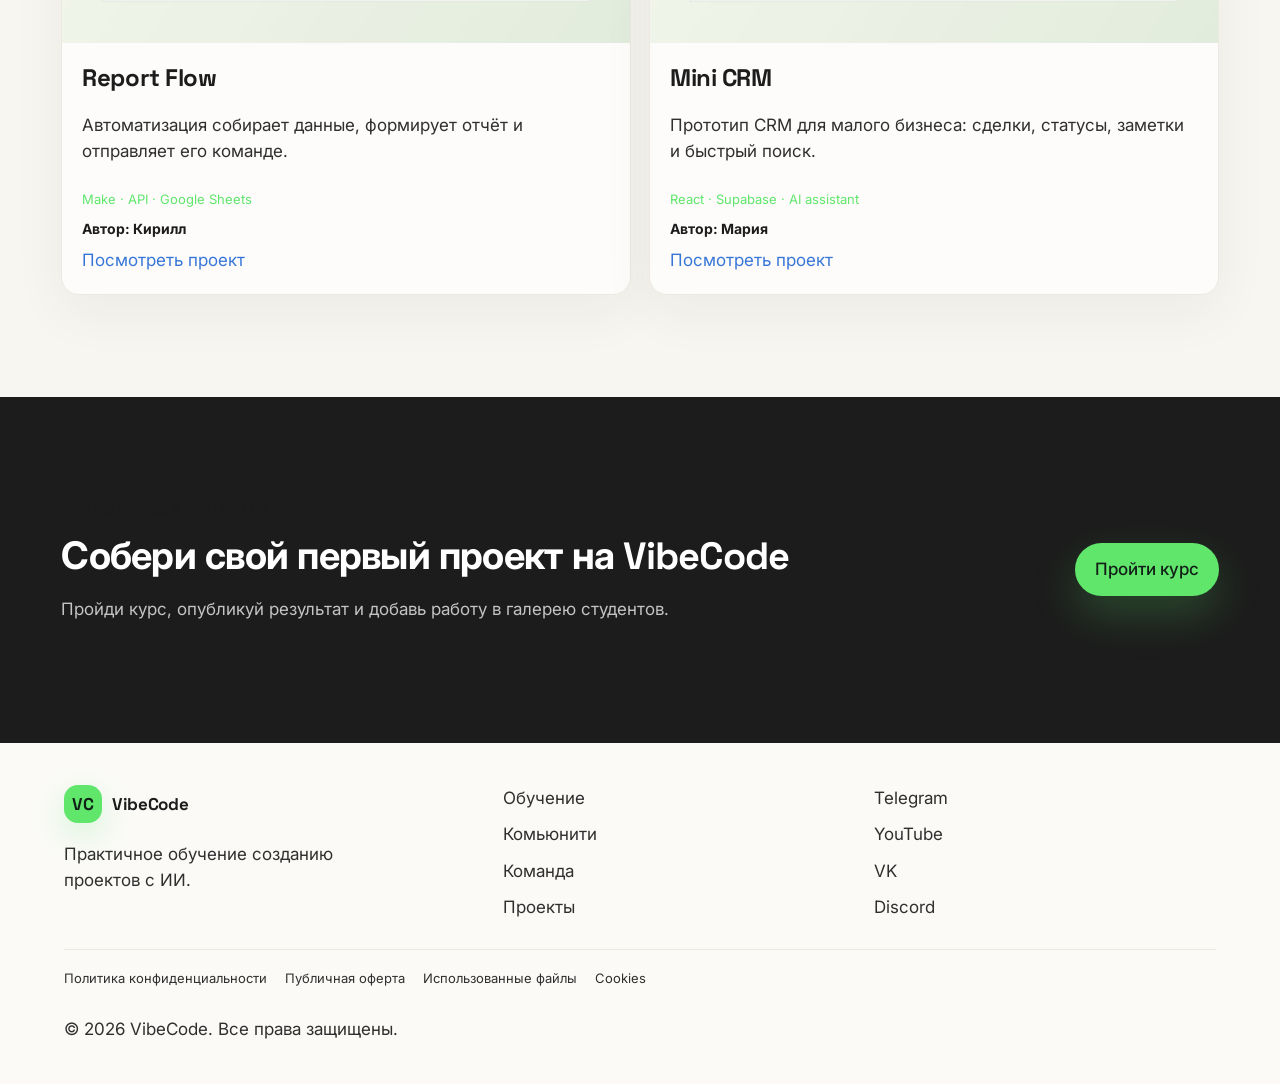
<file: projects.html>
<!doctype html>
<html lang="ru">
  <head>
    <meta charset="utf-8">
    <meta name="viewport" content="width=device-width, initial-scale=1">
    <title>Проекты учеников - VibeCode</title>
    <link rel="preconnect" href="https://fonts.googleapis.com">
    <link rel="preconnect" href="https://fonts.gstatic.com" crossorigin>
    <link href="https://fonts.googleapis.com/css2?family=Inter:wght@400;500;600&family=Space+Grotesk:wght@700&display=swap" rel="stylesheet">
    <link rel="stylesheet" href="styles.css?v=header-fix-1">
  </head>
  <body class="inner-premium">
    <header class="site-header premium-header">
      <a class="brand" href="/"><span class="brand-mark">VC</span><span>VibeCode</span></a>
      <button class="menu-toggle" type="button" aria-expanded="false" aria-controls="site-nav"><span></span><span></span><span></span></button>
      <nav class="site-nav" id="site-nav">
        <a href="/">Главная</a>
        <a href="/learn">Обучение</a>
        <a href="/community">Комьюнити</a>
        <a href="/team">Наша команда</a>
        <a href="/projects">Проекты учеников</a>
        <a href="/prompts">15 промптов</a>
      </nav>
      <a class="header-cta" href="/learn#free-course">Начать бесплатно</a>
    </header>

    <main>
      <section class="page-hero inner-hero">
        <p class="eyebrow">Портфолио</p>
        <h1>Проекты наших студентов</h1>
        <p>Подборка работ, которые участники собрали во время обучения: от Telegram-ботов до небольших SaaS-прототипов.</p>
      </section>

      <section class="section">
        <div class="filters" aria-label="Фильтры проектов">
          <button class="filter active" type="button" data-filter="all">Все</button>
          <button class="filter" type="button" data-filter="bots">Telegram-боты</button>
          <button class="filter" type="button" data-filter="web">Сайты и веб-приложения</button>
          <button class="filter" type="button" data-filter="automation">Автоматизации</button>
          <button class="filter" type="button" data-filter="saas">SaaS</button>
        </div>
        <div class="project-grid">
          <article class="project-card" data-category="bots"><img src="assets/project-bot.png" alt="Интерфейс Telegram-бота"><div><h3>Lead Helper Bot</h3><p>Бот собирает заявки, задаёт уточняющие вопросы и отправляет лиды в таблицу.</p><span>Telegram Bot API · Sheets · AI prompts</span><strong>Автор: Даниил</strong><a class="text-link" href="#">Посмотреть проект</a></div></article>
          <article class="project-card" data-category="web"><img src="assets/project-web.png" alt="Лендинг онлайн-курса"><div><h3>Course Landing</h3><p>Адаптивный лендинг с программой, тарифами, отзывами и формой заявки.</p><span>HTML · CSS · JavaScript</span><strong>Автор: Алина</strong><a class="text-link" href="#">Посмотреть проект</a></div></article>
          <article class="project-card" data-category="automation"><img src="assets/project-auto.png" alt="Панель автоматизации"><div><h3>Report Flow</h3><p>Автоматизация собирает данные, формирует отчёт и отправляет его команде.</p><span>Make · API · Google Sheets</span><strong>Автор: Кирилл</strong><a class="text-link" href="#">Посмотреть проект</a></div></article>
          <article class="project-card" data-category="saas"><img src="assets/project-saas.png" alt="Дашборд SaaS"><div><h3>Mini CRM</h3><p>Прототип CRM для малого бизнеса: сделки, статусы, заметки и быстрый поиск.</p><span>React · Supabase · AI assistant</span><strong>Автор: Мария</strong><a class="text-link" href="#">Посмотреть проект</a></div></article>
        </div>
      </section>

      <section class="section cta-band project-course-cta" id="project-course">
        <div><p class="eyebrow">Хочешь сюда попасть?</p><h2>Собери свой первый проект на VibeCode</h2><p>Пройди курс, опубликуй результат и добавь работу в галерею студентов.</p></div>
        <a class="button primary" href="/learn#free-course">Пройти курс</a>
      </section>
    </main>

    <footer class="site-footer premium-footer">
      <div class="footer-brand-block">
        <a class="brand" href="/"><span class="brand-mark">VC</span><span>VibeCode</span></a>
        <p>Практичное обучение созданию проектов с ИИ.</p>
      </div>
      <nav class="footer-nav" aria-label="Навигация в подвале">
        <a href="/learn">Обучение</a>
        <a href="/community">Комьюнити</a>
        <a href="/team">Команда</a>
        <a href="/projects">Проекты</a>
      </nav>
      <div class="socials">
        <a href="https://t.me/vibecode" target="_blank" rel="noopener">Telegram</a>
        <a href="#">YouTube</a>
        <a href="https://vk.ru/club238536431" target="_blank" rel="noopener">VK</a>
        <a href="#">Discord</a>
      </div>
      <div class="footer-legal" aria-label="Обязательные ссылки">
        <a href="/privacy-policy" target="_blank">Политика конфиденциальности</a>
        <a href="/offer" target="_blank">Публичная оферта</a>
        <a href="/files" target="_blank">Использованные файлы</a>
        <a href="/cookies" target="_blank">Cookies</a>
      </div>
      <p class="copyright">© 2026 VibeCode. Все права защищены.</p>
    </footer>
    <script src="script.js?v=home-url-fix-1"></script>
  </body>
</html>
</file>
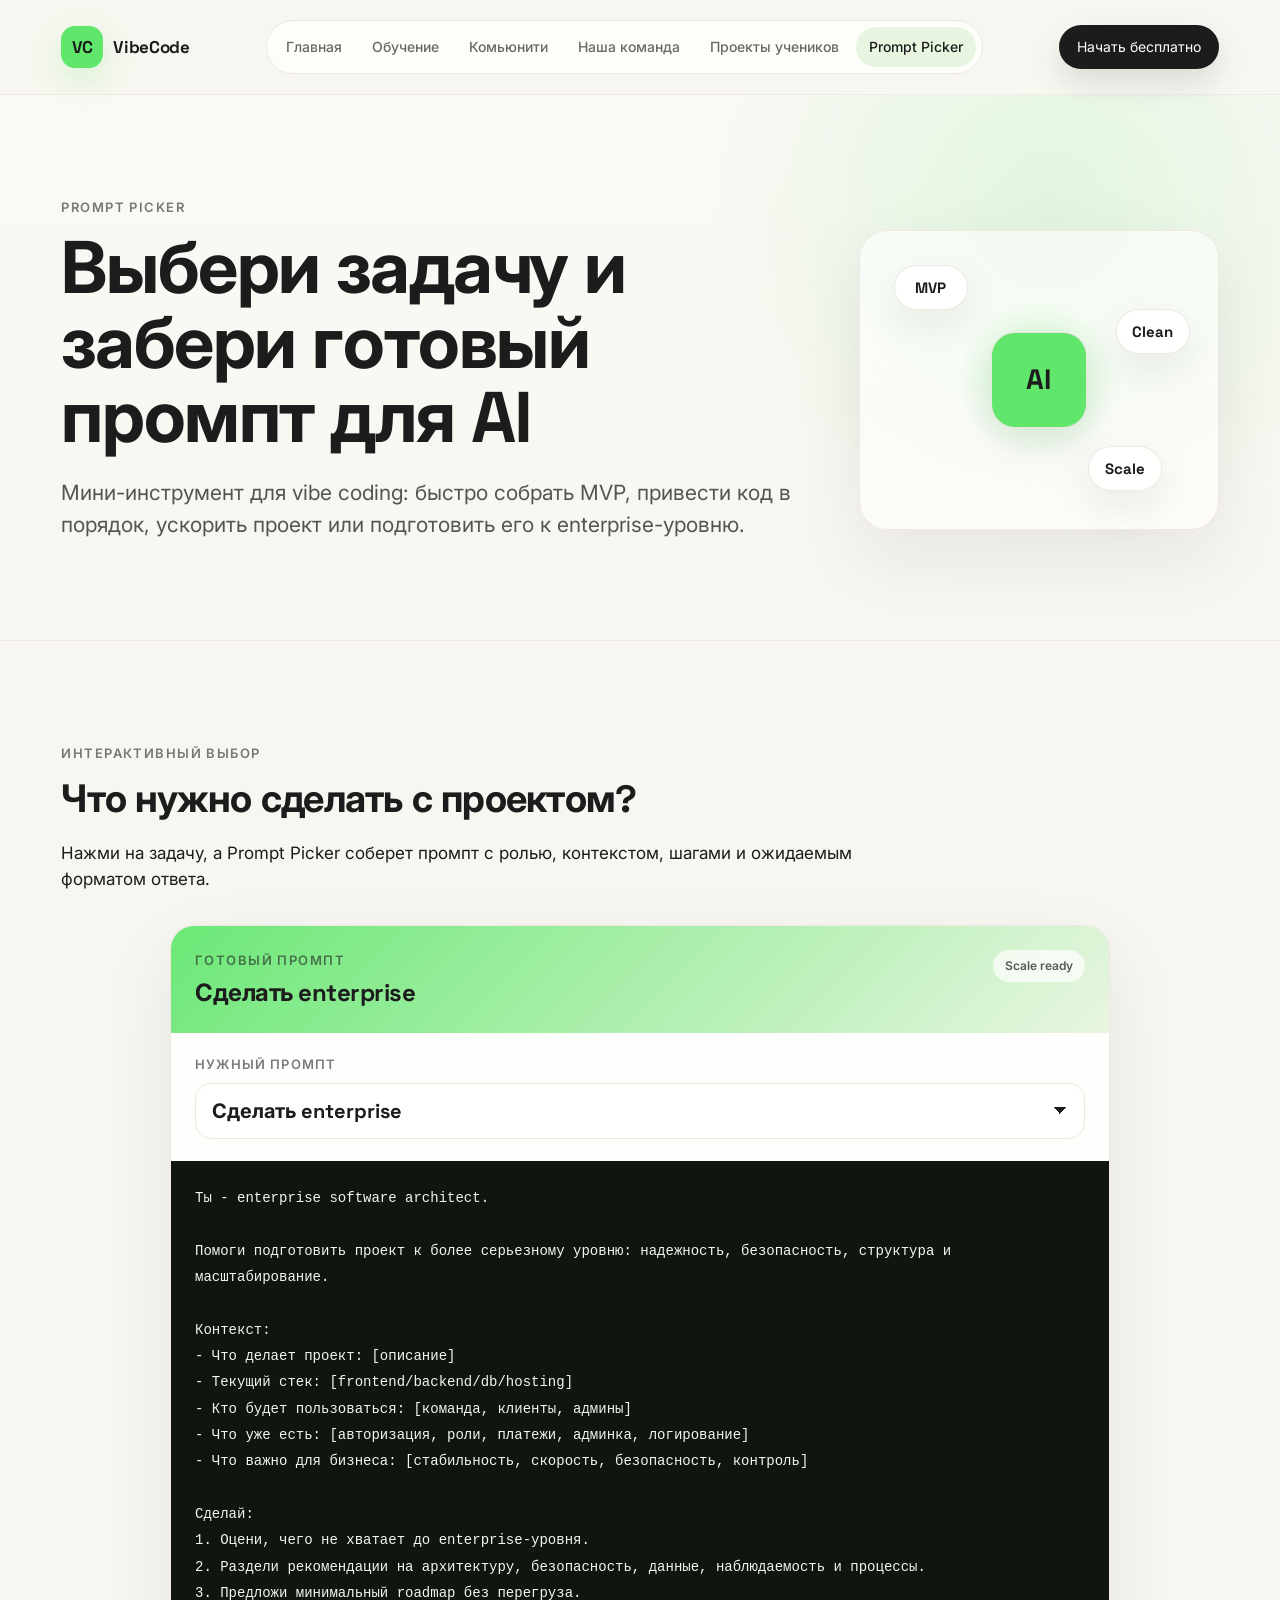
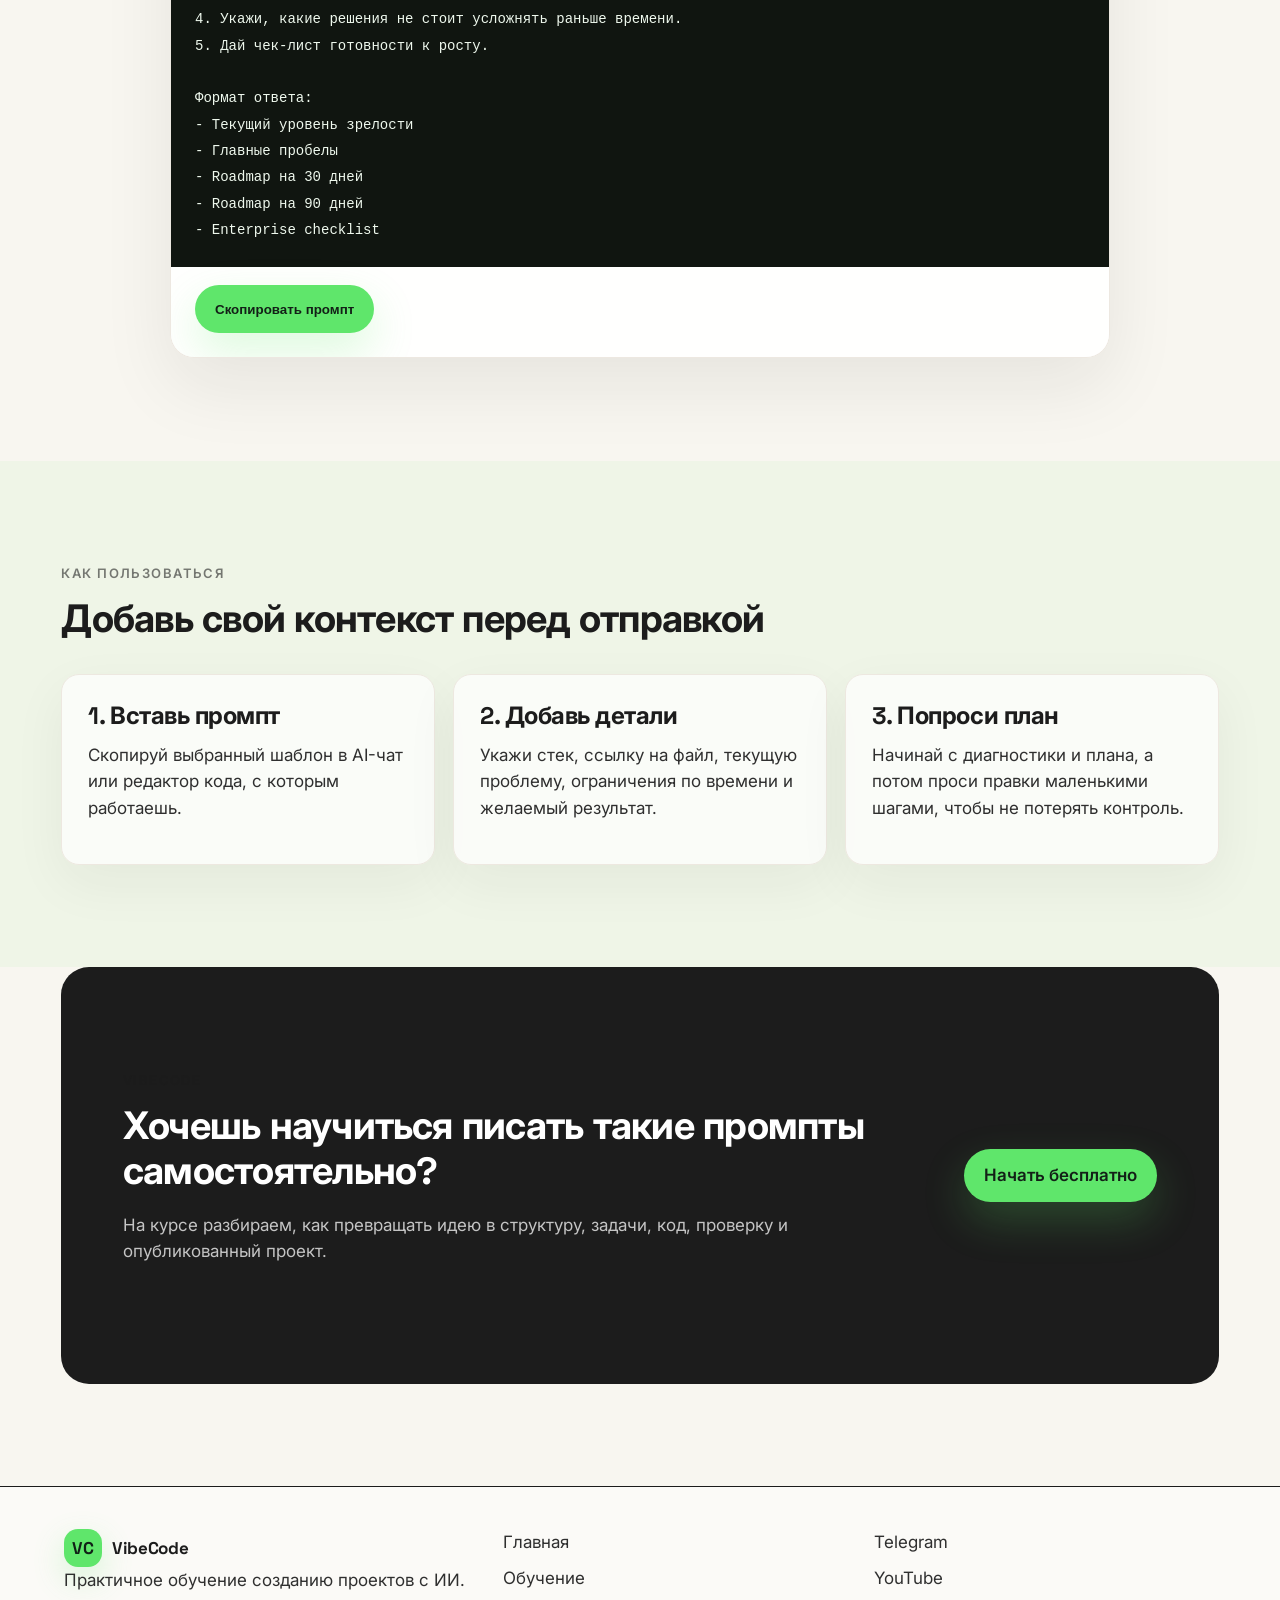
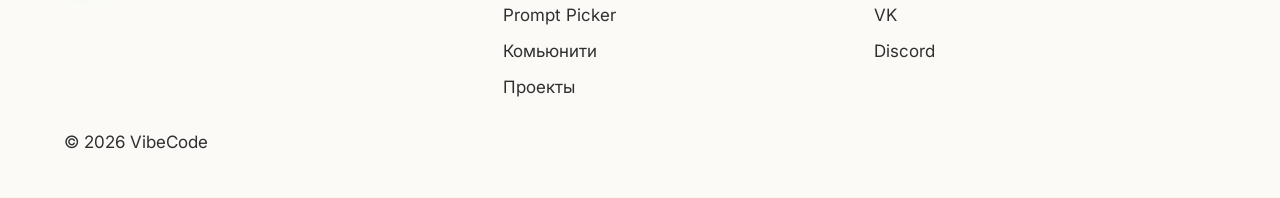
<file: prompt-picker.html>
<!doctype html>
<html lang="ru">
  <head>
    <meta charset="utf-8">
    <meta name="viewport" content="width=device-width, initial-scale=1">
    <title>Prompt Picker - VibeCode</title>
    <meta name="description" content="Интерактивный Prompt Picker от VibeCode: выберите задачу и получите готовый промпт для работы с AI.">
    <link rel="preconnect" href="https://fonts.googleapis.com">
    <link rel="preconnect" href="https://fonts.gstatic.com" crossorigin>
    <link href="https://fonts.googleapis.com/css2?family=Inter:wght@400;500;600&family=Space+Grotesk:wght@700&display=swap" rel="stylesheet">
    <link rel="stylesheet" href="styles.css">
  </head>
  <body class="inner-premium prompt-picker-page">
    <header class="site-header premium-header">
      <a class="brand" href="/"><span class="brand-mark">VC</span><span>VibeCode</span></a>
      <button class="menu-toggle" type="button" aria-label="Открыть меню" aria-expanded="false" aria-controls="site-nav"><span></span><span></span><span></span></button>
      <nav class="site-nav" id="site-nav">
        <a href="/">Главная</a>
        <a href="/learn">Обучение</a>
        <a href="/community">Комьюнити</a>
        <a href="/team">Наша команда</a>
        <a href="/projects">Проекты учеников</a>
        <a href="/prompt-picker" aria-current="page">Prompt Picker</a>
      </nav>
      <a class="header-cta" href="/learn#free-course">Начать бесплатно</a>
    </header>

    <main>
      <section class="page-hero inner-hero prompt-picker-hero">
        <div>
          <p class="eyebrow">Prompt Picker</p>
          <h1>Выбери задачу и забери готовый промпт для AI</h1>
          <p>Мини-инструмент для vibe coding: быстро собрать MVP, привести код в порядок, ускорить проект или подготовить его к enterprise-уровню.</p>
        </div>
        <div class="prompt-picker-orbit" aria-hidden="true">
          <span>AI</span>
          <span>MVP</span>
          <span>Clean</span>
          <span>Scale</span>
        </div>
      </section>

      <section class="section prompt-picker-tool" aria-labelledby="prompt-picker-title">
        <div class="section-head">
          <p class="eyebrow">Интерактивный выбор</p>
          <h2 id="prompt-picker-title">Что нужно сделать с проектом?</h2>
          <p>Нажми на задачу, а Prompt Picker соберет промпт с ролью, контекстом, шагами и ожидаемым форматом ответа.</p>
        </div>

        <article class="prompt-result prompt-result--centered" aria-live="polite">
          <div class="prompt-result__top">
            <div>
              <p class="eyebrow">Готовый промпт</p>
              <h3 data-prompt-title>Сделать enterprise</h3>
            </div>
            <span data-prompt-badge>Scale ready</span>
          </div>

          <label class="prompt-select-field" for="prompt-task-select">
            <span>Нужный промпт</span>
            <select id="prompt-task-select" data-prompt-select>
              <option value="mvp">Быстро MVP</option>
              <option value="clean">Почистить код</option>
              <option value="speed">Ускорить</option>
              <option value="enterprise" selected>Сделать enterprise</option>
            </select>
          </label>

          <pre><code data-prompt-output></code></pre>
          <div class="prompt-result__actions">
            <button class="button primary" type="button" data-copy-prompt>Скопировать промпт</button>
            <span data-copy-status aria-live="polite"></span>
          </div>
        </article>
      </section>

      <section class="section muted-band prompt-picker-guide">
        <div class="section-head">
          <p class="eyebrow">Как пользоваться</p>
          <h2>Добавь свой контекст перед отправкой</h2>
        </div>
        <div class="feature-grid three">
          <article class="feature-card">
            <h3>1. Вставь промпт</h3>
            <p>Скопируй выбранный шаблон в AI-чат или редактор кода, с которым работаешь.</p>
          </article>
          <article class="feature-card">
            <h3>2. Добавь детали</h3>
            <p>Укажи стек, ссылку на файл, текущую проблему, ограничения по времени и желаемый результат.</p>
          </article>
          <article class="feature-card">
            <h3>3. Попроси план</h3>
            <p>Начинай с диагностики и плана, а потом проси правки маленькими шагами, чтобы не потерять контроль.</p>
          </article>
        </div>
      </section>

      <section class="section cta-band prompt-picker-cta">
        <div>
          <p class="eyebrow">VibeCode</p>
          <h2>Хочешь научиться писать такие промпты самостоятельно?</h2>
          <p>На курсе разбираем, как превращать идею в структуру, задачи, код, проверку и опубликованный проект.</p>
        </div>
        <a class="button primary" href="/learn#free-course">Начать бесплатно</a>
      </section>
    </main>

    <footer class="site-footer premium-footer">
      <div><a class="brand" href="/"><span class="brand-mark">VC</span><span>VibeCode</span></a><p>Практичное обучение созданию проектов с ИИ.</p></div>
      <nav><a href="/">Главная</a><a href="/learn">Обучение</a><a href="/prompt-picker">Prompt Picker</a><a href="/community">Комьюнити</a><a href="/projects">Проекты</a></nav>
<div class="socials"><a href="https://t.me/vibecode" target="_blank" rel="noopener">Telegram</a><a href="#">YouTube</a><a href="https://vk.ru/club238536431" target="_blank" rel="noopener">VK</a><a href="#">Discord</a></div>
      <p class="copyright">© 2026 VibeCode</p>
    </footer>
    <script src="script.js?v=home-url-fix-1"></script>
  </body>
</html>
</file>
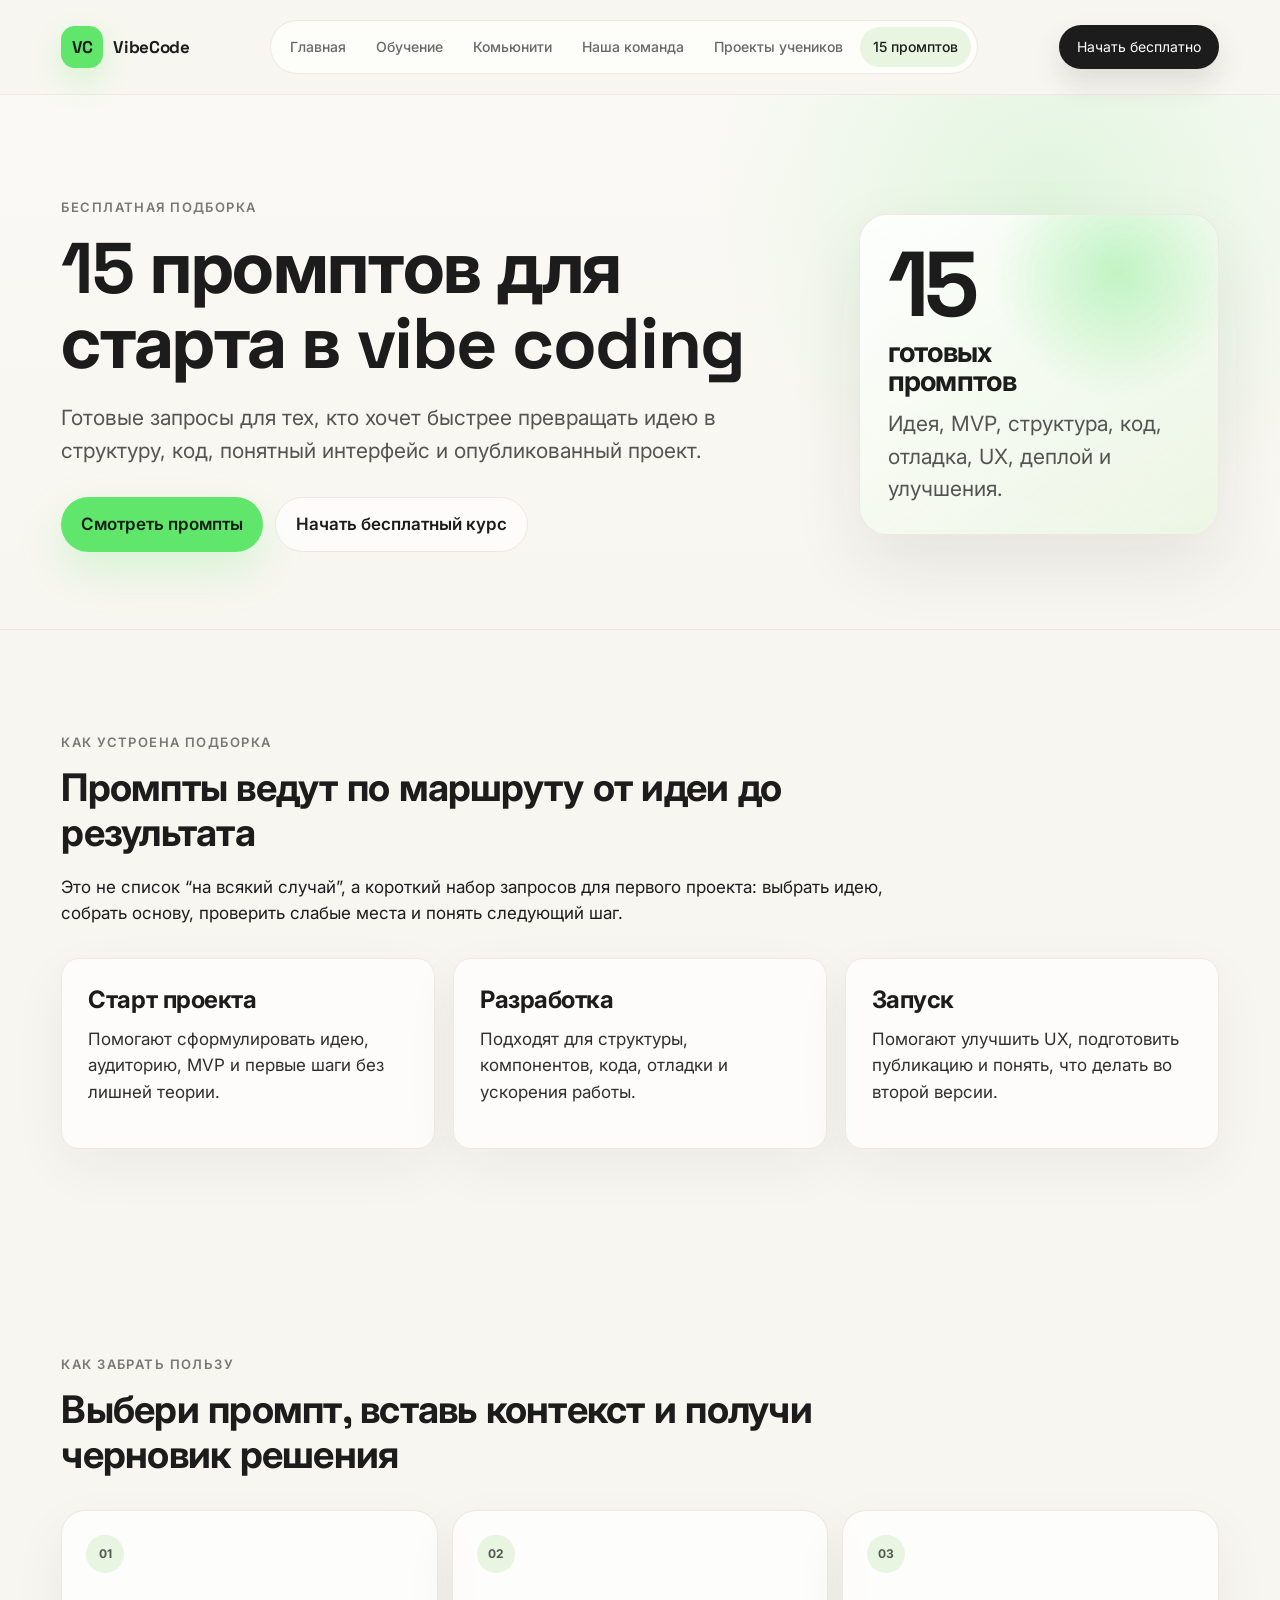
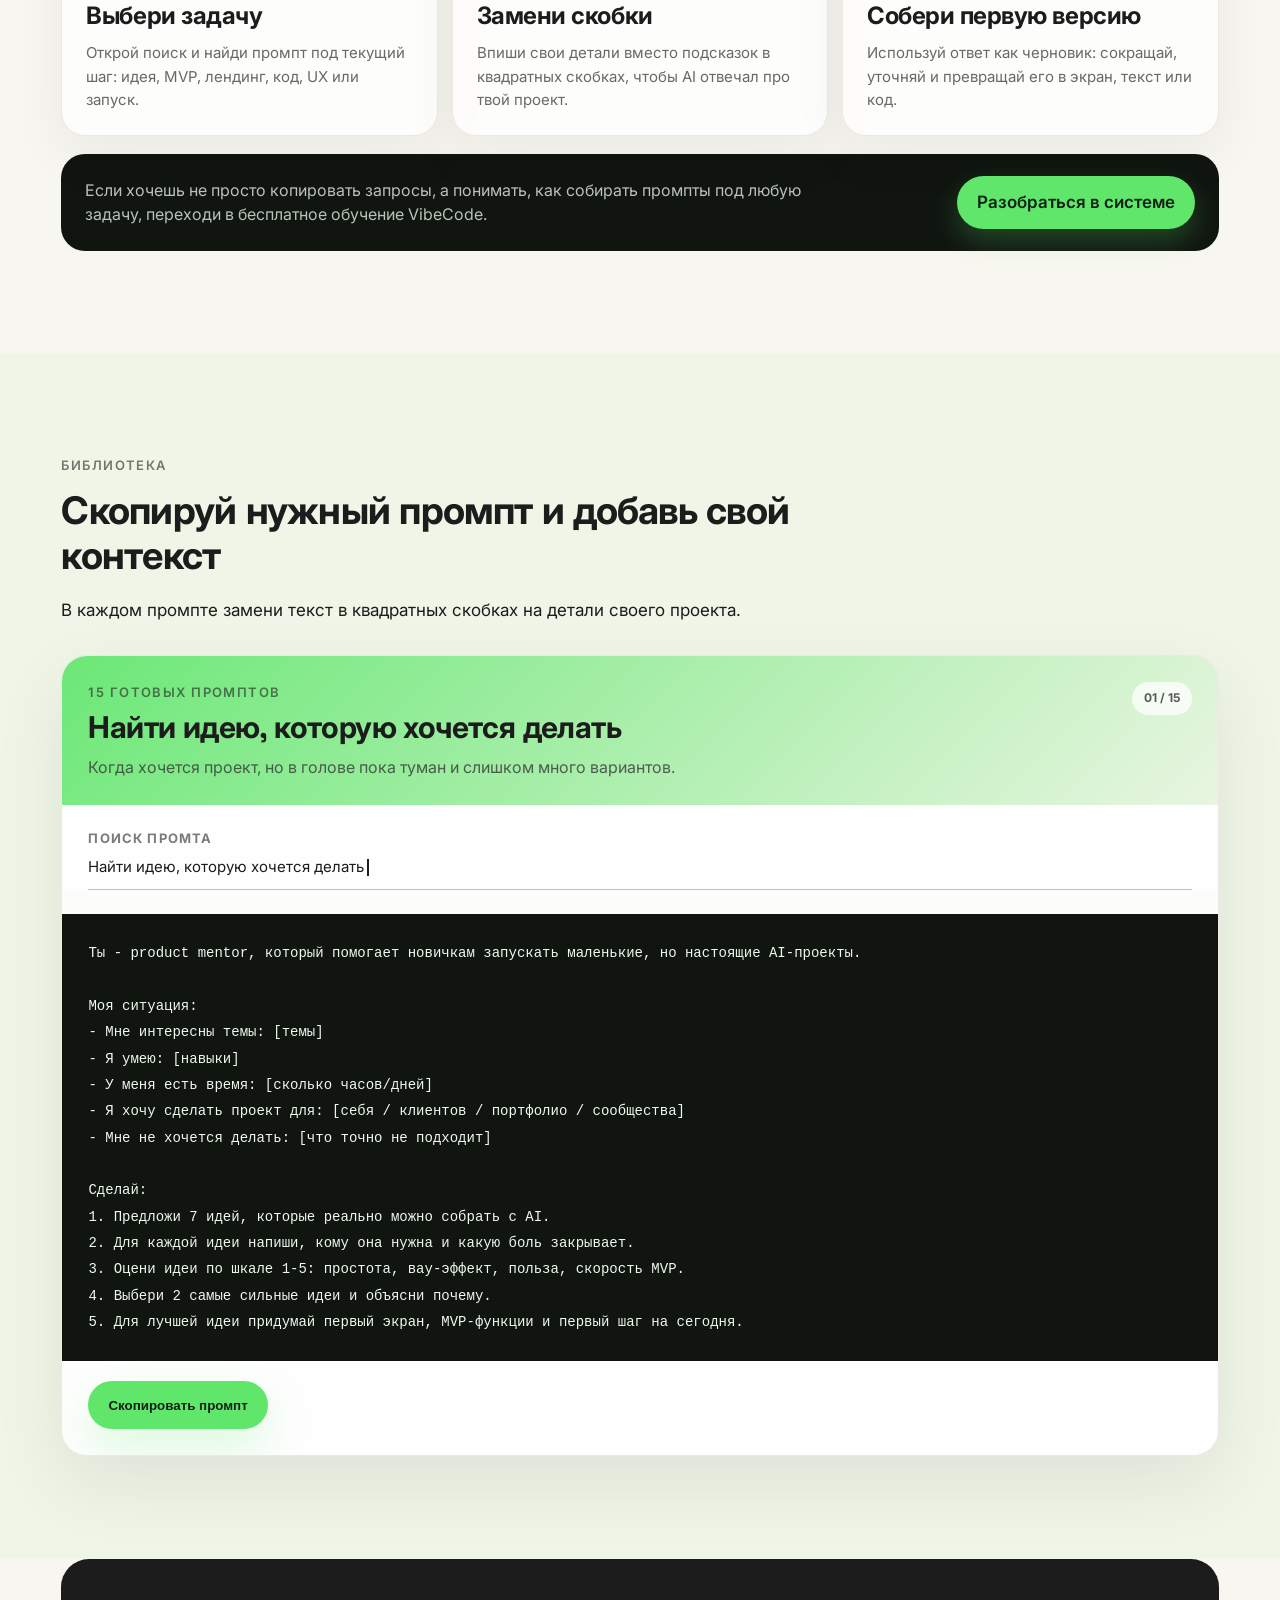
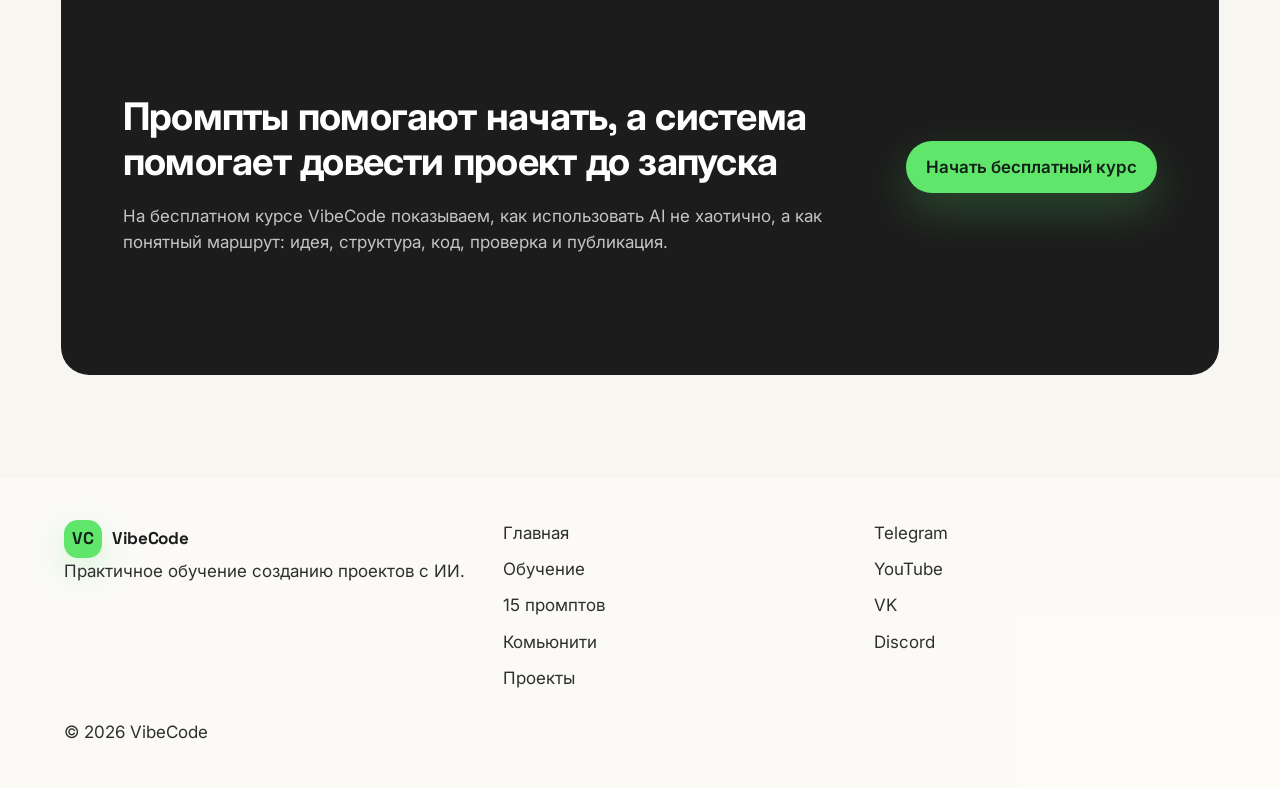
<file: prompts.html>
<!doctype html>
<html lang="ru">
  <head>
    <meta charset="utf-8">
    <meta name="viewport" content="width=device-width, initial-scale=1">
    <title>15 промптов для vibe coding - VibeCode</title>
    <meta name="description" content="Подборка из 15 готовых промптов VibeCode для идеи, структуры, кода, отладки, UX и запуска проекта.">
    <link rel="preconnect" href="https://fonts.googleapis.com">
    <link rel="preconnect" href="https://fonts.gstatic.com" crossorigin>
    <link href="https://fonts.googleapis.com/css2?family=Inter:wght@400;500;600&family=Space+Grotesk:wght@700&display=swap" rel="stylesheet">
    <link rel="stylesheet" href="styles.css">
  </head>
  <body class="inner-premium prompts-page">
    <header class="site-header premium-header">
      <a class="brand" href="/"><span class="brand-mark">VC</span><span>VibeCode</span></a>
      <button class="menu-toggle" type="button" aria-label="Открыть меню" aria-expanded="false" aria-controls="site-nav"><span></span><span></span><span></span></button>
      <nav class="site-nav" id="site-nav">
        <a href="/">Главная</a>
        <a href="/learn">Обучение</a>
        <a href="/community">Комьюнити</a>
        <a href="/team">Наша команда</a>
        <a href="/projects">Проекты учеников</a>
        <a href="/prompts" aria-current="page">15 промптов</a>
      </nav>
      <a class="header-cta" href="/learn#free-course">Начать бесплатно</a>
    </header>

    <main>
      <section class="page-hero inner-hero prompts-hero">
        <div>
          <p class="eyebrow">Бесплатная подборка</p>
          <h1>15 промптов для старта в vibe coding</h1>
          <p>Готовые запросы для тех, кто хочет быстрее превращать идею в структуру, код, понятный интерфейс и опубликованный проект.</p>
          <div class="hero-actions">
            <a class="button primary" href="#prompt-library">Смотреть промпты</a>
            <a class="button secondary" href="/learn#free-course">Начать бесплатный курс</a>
          </div>
        </div>
        <aside class="prompts-hero-card" aria-label="Что внутри подборки">
          <span>15</span>
          <strong>готовых промптов</strong>
          <p>Идея, MVP, структура, код, отладка, UX, деплой и улучшения.</p>
        </aside>
      </section>

      <section class="section prompts-intro">
        <div class="section-head">
          <p class="eyebrow">Как устроена подборка</p>
          <h2>Промпты ведут по маршруту от идеи до результата</h2>
          <p>Это не список “на всякий случай”, а короткий набор запросов для первого проекта: выбрать идею, собрать основу, проверить слабые места и понять следующий шаг.</p>
        </div>
        <div class="feature-grid three">
          <article class="feature-card">
            <h3>Старт проекта</h3>
            <p>Помогают сформулировать идею, аудиторию, MVP и первые шаги без лишней теории.</p>
          </article>
          <article class="feature-card">
            <h3>Разработка</h3>
            <p>Подходят для структуры, компонентов, кода, отладки и ускорения работы.</p>
          </article>
          <article class="feature-card">
            <h3>Запуск</h3>
            <p>Помогают улучшить UX, подготовить публикацию и понять, что делать во второй версии.</p>
          </article>
        </div>
      </section>

      <section class="section prompt-lead-flow">
        <div class="section-head">
          <p class="eyebrow">Как забрать пользу</p>
          <h2>Выбери промпт, вставь контекст и получи черновик решения</h2>
        </div>
        <div class="prompt-step-grid">
          <article>
            <span>01</span>
            <h3>Выбери задачу</h3>
            <p>Открой поиск и найди промпт под текущий шаг: идея, MVP, лендинг, код, UX или запуск.</p>
          </article>
          <article>
            <span>02</span>
            <h3>Замени скобки</h3>
            <p>Впиши свои детали вместо подсказок в квадратных скобках, чтобы AI отвечал про твой проект.</p>
          </article>
          <article>
            <span>03</span>
            <h3>Собери первую версию</h3>
            <p>Используй ответ как черновик: сокращай, уточняй и превращай его в экран, текст или код.</p>
          </article>
        </div>
        <div class="prompt-magnet-note">
          <p>Если хочешь не просто копировать запросы, а понимать, как собирать промпты под любую задачу, переходи в бесплатное обучение VibeCode.</p>
          <a class="button primary" href="/learn#free-course">Разобраться в системе</a>
        </div>
      </section>

      <section class="section muted-band prompt-library" id="prompt-library">
        <div class="section-head">
          <p class="eyebrow">Библиотека</p>
          <h2>Скопируй нужный промпт и добавь свой контекст</h2>
          <p>В каждом промпте замени текст в квадратных скобках на детали своего проекта.</p>
        </div>

        <div class="prompt-pack-grid">
          <article class="prompt-pack-card">
            <div class="prompt-pack-card__head">
              <span>01</span>
              <h3>Найти идею, которую хочется делать</h3>
            </div>
            <p>Когда хочется проект, но в голове пока туман и слишком много вариантов.</p>
            <pre><code>Ты - product mentor, который помогает новичкам запускать маленькие, но настоящие AI-проекты.

Моя ситуация:
- Мне интересны темы: [темы]
- Я умею: [навыки]
- У меня есть время: [сколько часов/дней]
- Я хочу сделать проект для: [себя / клиентов / портфолио / сообщества]
- Мне не хочется делать: [что точно не подходит]

Сделай:
1. Предложи 7 идей, которые реально можно собрать с AI.
2. Для каждой идеи напиши, кому она нужна и какую боль закрывает.
3. Оцени идеи по шкале 1-5: простота, вау-эффект, польза, скорость MVP.
4. Выбери 2 самые сильные идеи и объясни почему.
5. Для лучшей идеи придумай первый экран, MVP-функции и первый шаг на сегодня.</code></pre>
            <button class="button secondary" type="button" data-copy-card-prompt>Скопировать</button>
          </article>

          <article class="prompt-pack-card">
            <div class="prompt-pack-card__head">
              <span>02</span>
              <h3>Сжать идею до MVP</h3>
            </div>
            <p>Чтобы перестать раздувать проект и понять, что нужно сделать первым.</p>
            <pre><code>Ты - senior product engineer. Твоя задача - безжалостно сжать мою идею до MVP.

Контекст:
- Идея: [опиши идею]
- Для кого: [аудитория]
- Главный результат для пользователя: [результат]
- Срок первой версии: [срок]
- Мой уровень: [новичок / средний / опытный]

Сделай:
1. Сформулируй MVP в одном предложении.
2. Раздели функции на must-have, nice-to-have и отложить.
3. Удали всё, что не нужно для первой проверки идеи.
4. Дай план сборки на 1 день, 3 дня и 7 дней.
5. Напиши критерий: "MVP готов, если..."</code></pre>
            <button class="button secondary" type="button" data-copy-card-prompt>Скопировать</button>
          </article>

          <article class="prompt-pack-card">
            <div class="prompt-pack-card__head">
              <span>03</span>
              <h3>Понять, кому это нужно</h3>
            </div>
            <p>Чтобы проект не был “для всех”, а говорил с конкретным человеком.</p>
            <pre><code>Ты - UX researcher. Помоги мне понять реального пользователя, а не абстрактную аудиторию.

Проект: [описание]
Моя гипотеза аудитории: [кому это нужно]
Что человек хочет получить: [результат]
Что ему сейчас мешает: [проблема]

Сделай:
1. Опиши 3 типа пользователей.
2. Для каждого напиши: ситуация, боль, желание, страх, триггер к покупке/использованию.
3. Придумай фразу, которую этот человек мог бы сказать вслух.
4. Покажи, какой функционал нужен каждому типу.
5. Выбери главного пользователя для MVP и объясни почему.</code></pre>
            <button class="button secondary" type="button" data-copy-card-prompt>Скопировать</button>
          </article>

          <article class="prompt-pack-card">
            <div class="prompt-pack-card__head">
              <span>04</span>
              <h3>Собрать структуру лендинга</h3>
            </div>
            <p>Для страницы, которая ведет человека от интереса к действию.</p>
            <pre><code>Ты - UX writer и conversion designer. Собери структуру лендинга, который не выглядит как шаблон.

Контекст:
- Продукт/идея: [описание]
- Аудитория: [для кого]
- Главное действие: [заявка / регистрация / скачивание / покупка]
- Стиль: [спокойный / дерзкий / экспертный / дружелюбный]

Сделай:
1. Предложи структуру блоков сверху вниз.
2. Для каждого блока дай цель, заголовок, ключевой смысл и CTA.
3. Добавь блоки доверия: кейсы, цифры, отзывы, процесс или FAQ.
4. Укажи, где нужен визуал и какой именно.
5. В конце дай короткий сценарий: что должен почувствовать человек на каждом этапе страницы.</code></pre>
            <button class="button secondary" type="button" data-copy-card-prompt>Скопировать</button>
          </article>

          <article class="prompt-pack-card">
            <div class="prompt-pack-card__head">
              <span>05</span>
              <h3>Написать текст без воды</h3>
            </div>
            <p>Чтобы сайт звучал понятно, живо и не как презентация на 80 слайдов.</p>
            <pre><code>Ты - сильный редактор и UX writer. Напиши текст так, чтобы его понял занятый человек за 30 секунд.

Проект: [описание]
Аудитория: [кто читает]
Что человек уже знает: [уровень понимания]
Что он должен сделать после чтения: [действие]
Тон: [дружелюбный / уверенный / экспертный / простой]

Напиши:
1. 5 вариантов H1 без клише.
2. Подзаголовок, который объясняет пользу.
3. 4 преимущества через результат, а не свойства.
4. Блок "как это работает" в 3 шага.
5. FAQ с честными ответами.
6. Финальный CTA без давления.</code></pre>
            <button class="button secondary" type="button" data-copy-card-prompt>Скопировать</button>
          </article>

          <article class="prompt-pack-card">
            <div class="prompt-pack-card__head">
              <span>06</span>
              <h3>Сделать первый экран сильнее</h3>
            </div>
            <p>Для hero-блока, где сразу понятно: что это, для кого и зачем нажимать.</p>
            <pre><code>Ты - product designer. Разбери и улучши первый экран сайта.

Название: [название]
Что делает продукт: [описание]
Для кого: [аудитория]
Главное действие: [что должен нажать пользователь]
Текущий вариант H1, если есть: [вставь]

Сделай:
1. Дай 3 варианта H1: прямой, эмоциональный, экспертный.
2. Напиши подзаголовок без абстрактных слов.
3. Предложи основную и вторичную кнопку.
4. Придумай визуал первого экрана.
5. Добавь 3 proof-point, которые повышают доверие.
6. Скажи, что убрать, если экран перегружен.</code></pre>
            <button class="button secondary" type="button" data-copy-card-prompt>Скопировать</button>
          </article>

          <article class="prompt-pack-card">
            <div class="prompt-pack-card__head">
              <span>07</span>
              <h3>Придумать экраны продукта</h3>
            </div>
            <p>Когда идея уже есть, но непонятно, какие экраны и состояния нужны.</p>
            <pre><code>Ты - UX/UI designer. Преврати мою идею в понятную структуру экранов.

Проект: [описание]
Главные действия пользователя: [список]
Устройства: [mobile/desktop]
Ограничения: [сроки, стек, простота, стиль]

Сделай:
1. Опиши главный пользовательский сценарий.
2. Составь список экранов MVP.
3. Для каждого экрана укажи цель, элементы, состояния и ошибки.
4. Добавь пустые состояния и loading-состояния.
5. Предложи, какие элементы должны быть кнопками, табами, фильтрами, меню или карточками.
6. Дай рекомендации для мобильной версии.</code></pre>
            <button class="button secondary" type="button" data-copy-card-prompt>Скопировать</button>
          </article>

          <article class="prompt-pack-card">
            <div class="prompt-pack-card__head">
              <span>08</span>
              <h3>Собрать компонент без хаоса</h3>
            </div>
            <p>Для UI-блока, который должен быть аккуратным, адаптивным и понятным.</p>
            <pre><code>Ты - frontend developer. Помоги мне сделать компонент чисто и без лишней сложности.

Компонент: [что нужно]
Стек: [HTML/CSS/JS, React, Vue и т.д.]
Поведение: [что делает]
Стиль: [цвета, размеры, настроение]
Где будет использоваться: [страница/контекст]

Сделай:
1. Предложи структуру компонента.
2. Напиши код.
3. Добавь состояния: default, hover, active, disabled, empty/error если нужно.
4. Учти мобильную адаптацию.
5. Объясни, куда вставить код и какие классы важны.
6. В конце дай короткий чек-лист проверки.</code></pre>
            <button class="button secondary" type="button" data-copy-card-prompt>Скопировать</button>
          </article>

          <article class="prompt-pack-card">
            <div class="prompt-pack-card__head">
              <span>09</span>
              <h3>Почистить код без поломок</h3>
            </div>
            <p>Когда код работает, но уже страшно его открывать.</p>
            <pre><code>Ты - senior code reviewer. Проведи бережный рефакторинг: улучшай читаемость, но не ломай поведение.

Что делает проект: [кратко]
Проблемный файл/фрагмент: [вставь код]
Что нельзя ломать: [важные сценарии]
Что меня раздражает в коде: [дубли, длинные функции, имена, стили]

Сделай:
1. Найди главные проблемы.
2. Раздели правки на безопасные, осторожные и рискованные.
3. Предложи порядок рефакторинга.
4. Покажи улучшенную версию кода.
5. Объясни, что изменилось и почему.
6. Дай список проверок после правки.</code></pre>
            <button class="button secondary" type="button" data-copy-card-prompt>Скопировать</button>
          </article>

          <article class="prompt-pack-card">
            <div class="prompt-pack-card__head">
              <span>10</span>
              <h3>Разобраться с ошибкой</h3>
            </div>
            <p>Когда ошибка непонятная, а править наугад уже опасно.</p>
            <pre><code>Ты - debugging assistant. Не угадывай. Сначала помоги сузить причину ошибки.

Что я делал: [описание]
Что ожидал: [ожидаемое поведение]
Что произошло: [факт]
Ошибка/лог: [вставь текст]
Код: [вставь фрагмент]
Что уже пробовал: [если пробовал]

Сделай:
1. Объясни ошибку простыми словами.
2. Назови 3-5 вероятных причин по приоритету.
3. Дай короткие проверки для каждой причины.
4. Только после диагностики предложи исправление.
5. Если данных не хватает, задай конкретные вопросы.
6. Напиши, как убедиться, что ошибка не вернется.</code></pre>
            <button class="button secondary" type="button" data-copy-card-prompt>Скопировать</button>
          </article>

          <article class="prompt-pack-card">
            <div class="prompt-pack-card__head">
              <span>11</span>
              <h3>Найти слабые места UX</h3>
            </div>
            <p>Когда страница вроде готова, но выглядит неубедительно или неудобно.</p>
            <pre><code>Ты - UX expert. Проведи честный UX-аудит, как будто пользователь видит страницу впервые.

Страница/экран: [описание]
Цель пользователя: [что должен сделать]
Что смущает: [мои сомнения]
Скрин/текст/структура: [вставь материалы]

Проверь:
1. Понятно ли, что это и для кого.
2. Видно ли главное действие.
3. Нет ли перегруза в тексте и карточках.
4. Удобно ли на мобильном.
5. Есть ли доверие, обратная связь, состояния.

Дай список проблем по приоритету и конкретные правки: текст, структура, UI, мобильная версия.</code></pre>
            <button class="button secondary" type="button" data-copy-card-prompt>Скопировать</button>
          </article>

          <article class="prompt-pack-card">
            <div class="prompt-pack-card__head">
              <span>12</span>
              <h3>Ускорить сайт или приложение</h3>
            </div>
            <p>Для случаев, когда страница тяжелая, интерфейс тормозит или все грузится медленно.</p>
            <pre><code>Ты - performance engineer. Помоги найти самые заметные причины медленной работы.

Тип проекта: [сайт/приложение/бот]
Где тормозит: [загрузка, интерфейс, запросы]
Что уже пробовали: [если пробовали]
Ограничения: [нельзя менять стек / мало времени / слабый сервер]

Сделай:
1. Предложи, что измерить перед правками.
2. Назови вероятные причины тормозов.
3. Раздели улучшения на: 30 минут, 1 день, позже.
4. Укажи, какие правки могут сломать UX.
5. Дай чек-лист проверки после оптимизации.
6. Если нужен код, попроси конкретные файлы.</code></pre>
            <button class="button secondary" type="button" data-copy-card-prompt>Скопировать</button>
          </article>

          <article class="prompt-pack-card">
            <div class="prompt-pack-card__head">
              <span>13</span>
              <h3>Проверить перед запуском</h3>
            </div>
            <p>Чтобы не выкладывать проект с битой кнопкой, пустой формой или странным мобильным видом.</p>
            <pre><code>Ты - launch manager. Проведи предзапусковую проверку проекта.

Проект: [описание]
Где будет опубликован: [хостинг/платформа]
Что уже готово: [список]
Что особенно важно не сломать: [формы, оплата, заявки, адаптив]

Составь чек-лист:
1. Контент и ссылки.
2. Кнопки, формы, переходы.
3. Мобильная версия.
4. Скорость и изображения.
5. SEO-минимум.
6. Аналитика и события.
7. Ошибки и fallback-сценарии.
8. Что проверить через 1 час после запуска.</code></pre>
            <button class="button secondary" type="button" data-copy-card-prompt>Скопировать</button>
          </article>

          <article class="prompt-pack-card">
            <div class="prompt-pack-card__head">
              <span>14</span>
              <h3>Придумать вторую версию</h3>
            </div>
            <p>Когда MVP уже есть, и хочется улучшать не хаотично, а по пользе.</p>
            <pre><code>Ты - product strategist. Помоги спланировать вторую версию продукта без лишнего раздувания.

Что уже есть: [функции MVP]
Что говорят пользователи: [обратная связь]
Цель роста: [больше заявок, удержание, продажи]
Ограничения: [время, бюджет, команда]

Сделай:
1. Разбери обратную связь на сигналы и шум.
2. Предложи 12 улучшений.
3. Оцени каждое по пользе, сложности и риску.
4. Выбери топ-3 на ближайшую итерацию.
5. Составь план на 7 дней.
6. Напиши, какие идеи пока не трогать.</code></pre>
            <button class="button secondary" type="button" data-copy-card-prompt>Скопировать</button>
          </article>

          <article class="prompt-pack-card">
            <div class="prompt-pack-card__head">
              <span>15</span>
              <h3>Получить жесткое ревью</h3>
            </div>
            <p>Когда нужно не “нормально”, а честно понять, что мешает проекту выглядеть сильным.</p>
            <pre><code>Ты - строгий, но полезный project reviewer. Дай честное ревью без комплиментов ради комплиментов.

Описание проекта: [что делает]
Ссылка/код/скрин: [добавь материалы]
Цель: [чего хочу добиться]
Критерии успеха: [заявки, портфолио, продажи, запуск]

Оцени по шкале 1-10:
1. Идея и польза.
2. Первый экран.
3. UX и понятность.
4. Тексты.
5. Визуал.
6. Код/стабильность.
7. Готовность к запуску.

Дай 5 главных слабых мест, 5 быстрых побед и план улучшений на 7 дней.</code></pre>
            <button class="button secondary" type="button" data-copy-card-prompt>Скопировать</button>
          </article>
        </div>
      </section>

      <section class="section cta-band prompts-cta">
        <div>
          <p class="eyebrow">Следующий шаг</p>
          <h2>Промпты помогают начать, а система помогает довести проект до запуска</h2>
          <p>На бесплатном курсе VibeCode показываем, как использовать AI не хаотично, а как понятный маршрут: идея, структура, код, проверка и публикация.</p>
        </div>
        <a class="button primary" href="/learn#free-course">Начать бесплатный курс</a>
      </section>
    </main>

    <footer class="site-footer premium-footer">
      <div><a class="brand" href="/"><span class="brand-mark">VC</span><span>VibeCode</span></a><p>Практичное обучение созданию проектов с ИИ.</p></div>
      <nav><a href="/">Главная</a><a href="/learn">Обучение</a><a href="/prompts">15 промптов</a><a href="/community">Комьюнити</a><a href="/projects">Проекты</a></nav>
      <div class="socials"><a href="https://t.me/vibecode" target="_blank" rel="noopener">Telegram</a><a href="#">YouTube</a><a href="https://vk.ru/club238536431" target="_blank" rel="noopener">VK</a><a href="#">Discord</a></div>
      <p class="copyright">© 2026 VibeCode</p>
    </footer>
    <script src="script.js?v=home-url-fix-1"></script>
  </body>
</html>
</file>
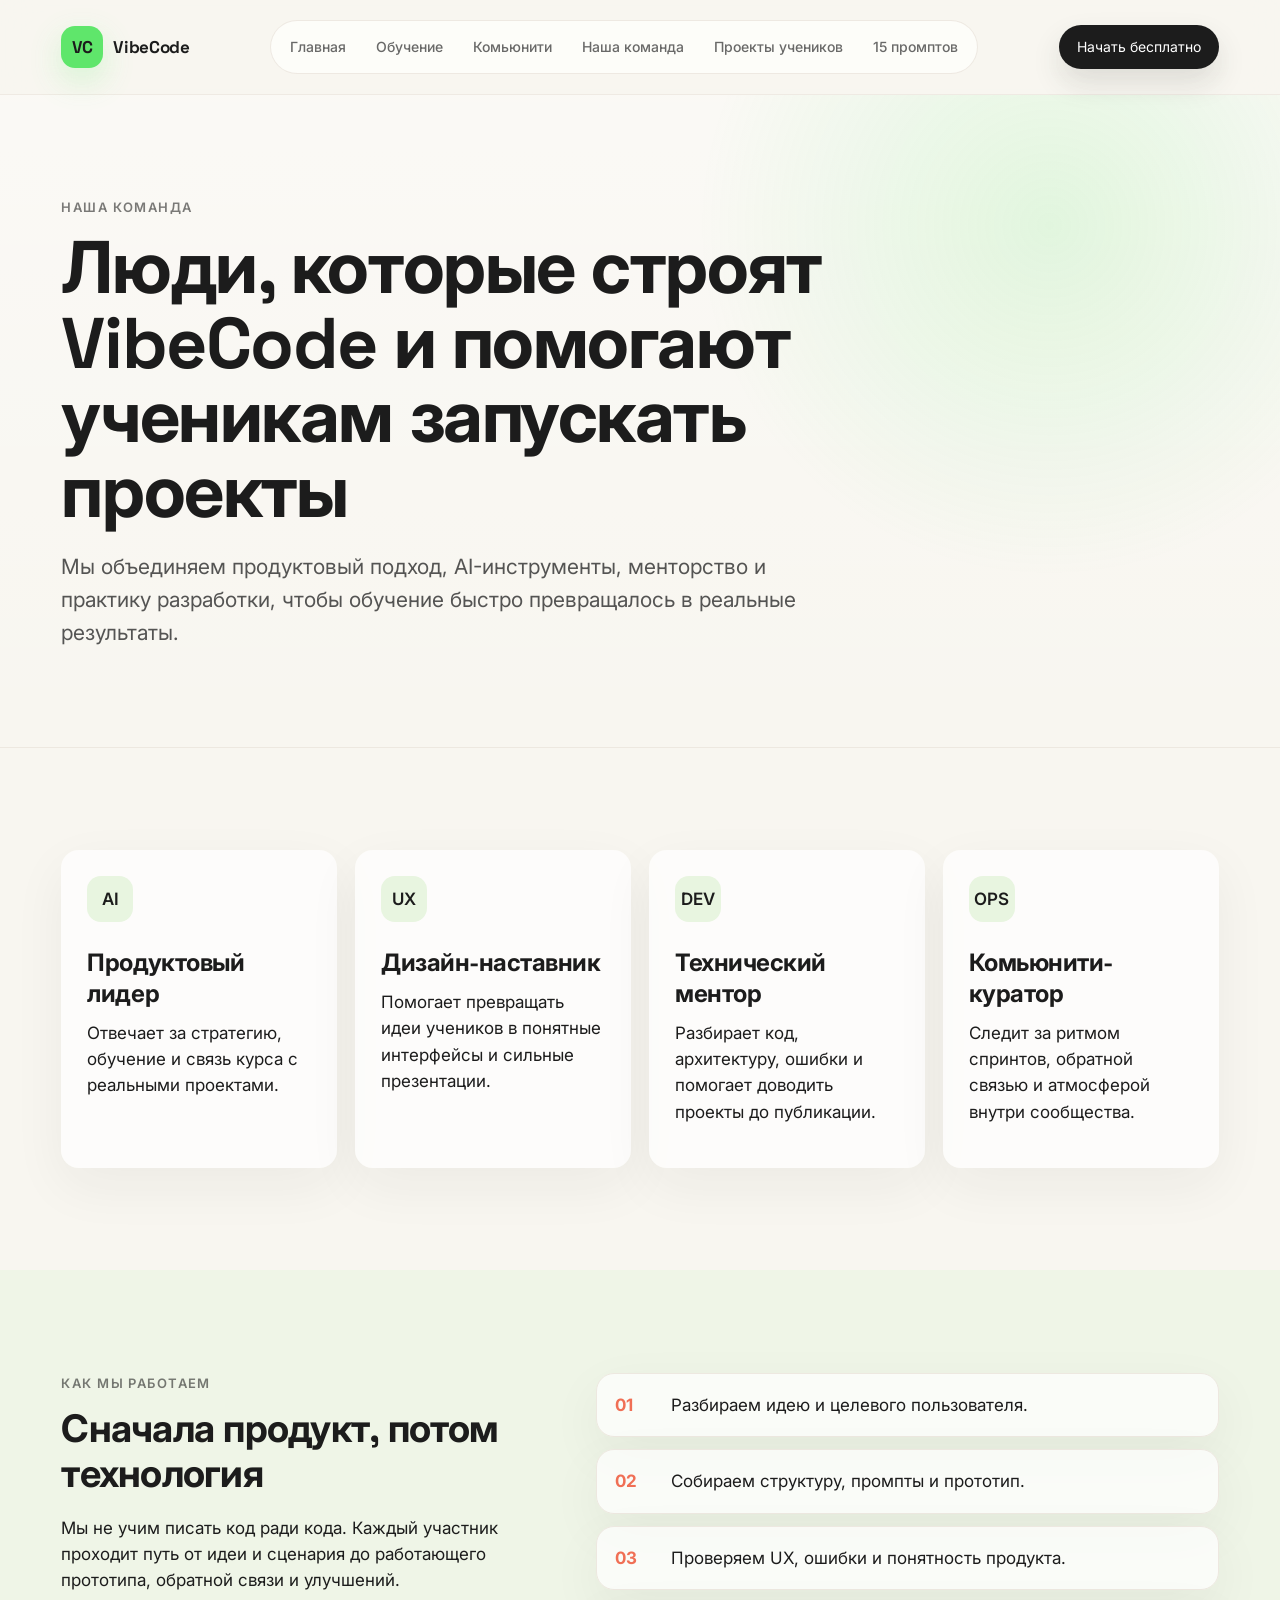
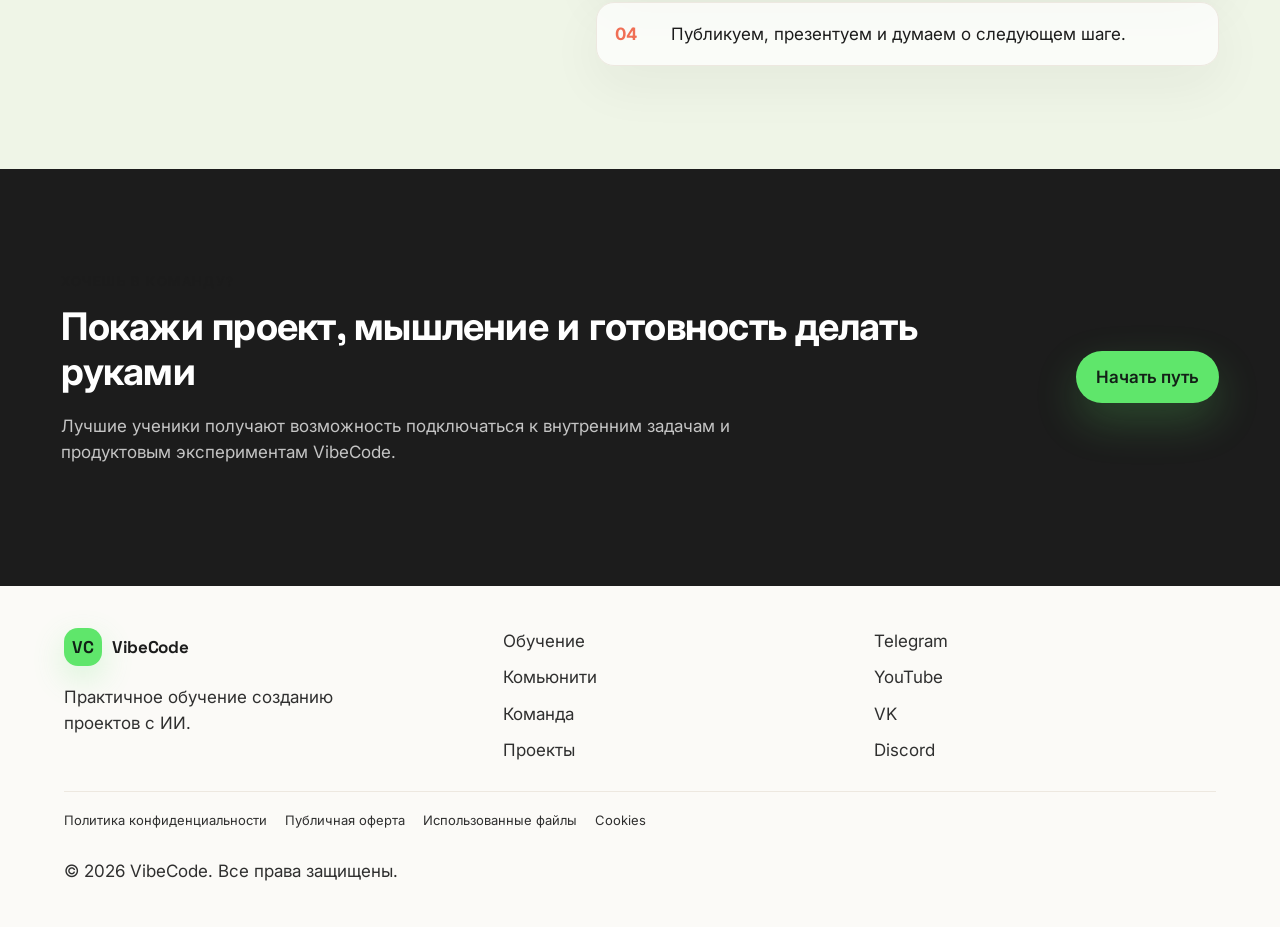
<file: team.html>
<!doctype html>
<html lang="ru">
  <head>
    <meta charset="utf-8">
    <meta name="viewport" content="width=device-width, initial-scale=1">
    <title>Наша команда - VibeCode</title>
    <link rel="preconnect" href="https://fonts.googleapis.com">
    <link rel="preconnect" href="https://fonts.gstatic.com" crossorigin>
    <link href="https://fonts.googleapis.com/css2?family=Inter:wght@400;500;600&family=Space+Grotesk:wght@700&display=swap" rel="stylesheet">
    <link rel="stylesheet" href="styles.css?v=header-fix-1">
  </head>
  <body class="inner-premium">
    <header class="site-header premium-header">
      <a class="brand" href="/"><span class="brand-mark">VC</span><span>VibeCode</span></a>
      <button class="menu-toggle" type="button" aria-expanded="false" aria-controls="site-nav"><span></span><span></span><span></span></button>
      <nav class="site-nav" id="site-nav">
        <a href="/">Главная</a>
        <a href="/learn">Обучение</a>
        <a href="/community">Комьюнити</a>
        <a href="/team">Наша команда</a>
        <a href="/projects">Проекты учеников</a>
        <a href="/prompts">15 промптов</a>
      </nav>
      <a class="header-cta" href="/learn#free-course">Начать бесплатно</a>
    </header>

    <main>
      <section class="page-hero inner-hero">
        <p class="eyebrow">Наша команда</p>
        <h1>Люди, которые строят VibeCode и помогают ученикам запускать проекты</h1>
        <p>Мы объединяем продуктовый подход, AI-инструменты, менторство и практику разработки, чтобы обучение быстро превращалось в реальные результаты.</p>
      </section>

      <section class="section">
        <div class="team-grid">
          <article class="team-card"><span>AI</span><h3>Продуктовый лидер</h3><p>Отвечает за стратегию, обучение и связь курса с реальными проектами.</p></article>
          <article class="team-card"><span>UX</span><h3>Дизайн-наставник</h3><p>Помогает превращать идеи учеников в понятные интерфейсы и сильные презентации.</p></article>
          <article class="team-card"><span>DEV</span><h3>Технический ментор</h3><p>Разбирает код, архитектуру, ошибки и помогает доводить проекты до публикации.</p></article>
          <article class="team-card"><span>OPS</span><h3>Комьюнити-куратор</h3><p>Следит за ритмом спринтов, обратной связью и атмосферой внутри сообщества.</p></article>
        </div>
      </section>

      <section class="section muted-band split-section">
        <div><p class="eyebrow">Как мы работаем</p><h2>Сначала продукт, потом технология</h2><p>Мы не учим писать код ради кода. Каждый участник проходит путь от идеи и сценария до работающего прототипа, обратной связи и улучшений.</p></div>
        <div class="program-list">
          <div><b>01</b><span>Разбираем идею и целевого пользователя.</span></div>
          <div><b>02</b><span>Собираем структуру, промпты и прототип.</span></div>
          <div><b>03</b><span>Проверяем UX, ошибки и понятность продукта.</span></div>
          <div><b>04</b><span>Публикуем, презентуем и думаем о следующем шаге.</span></div>
        </div>
      </section>

      <section class="section cta-band">
        <div><p class="eyebrow">Хочешь в команду?</p><h2>Покажи проект, мышление и готовность делать руками</h2><p>Лучшие ученики получают возможность подключаться к внутренним задачам и продуктовым экспериментам VibeCode.</p></div>
        <a class="button primary" href="/learn#free-course">Начать путь</a>
      </section>
    </main>

    <footer class="site-footer premium-footer">
      <div class="footer-brand-block">
        <a class="brand" href="/"><span class="brand-mark">VC</span><span>VibeCode</span></a>
        <p>Практичное обучение созданию проектов с ИИ.</p>
      </div>
      <nav class="footer-nav" aria-label="Навигация в подвале">
        <a href="/learn">Обучение</a>
        <a href="/community">Комьюнити</a>
        <a href="/team">Команда</a>
        <a href="/projects">Проекты</a>
      </nav>
      <div class="socials">
        <a href="https://t.me/vibecode" target="_blank" rel="noopener">Telegram</a>
        <a href="#">YouTube</a>
        <a href="https://vk.ru/club238536431" target="_blank" rel="noopener">VK</a>
        <a href="#">Discord</a>
      </div>
      <div class="footer-legal" aria-label="Обязательные ссылки">
        <a href="/privacy-policy" target="_blank">Политика конфиденциальности</a>
        <a href="/offer" target="_blank">Публичная оферта</a>
        <a href="/files" target="_blank">Использованные файлы</a>
        <a href="/cookies" target="_blank">Cookies</a>
      </div>
      <p class="copyright">© 2026 VibeCode. Все права защищены.</p>
    </footer>
    <script src="script.js?v=home-url-fix-1"></script>
  </body>
</html>
</file>
<file: styles.css>
﻿:root {
  --bg: #F8F6F0;
  --surface: #ffffff;
  --ink: #1C1C1C;
  --muted: #2F2F2F;
  --line: #EDE8E0;
  --green: #5FE66B;
  --lime: #5FE66B;
  --light-green: #E8F5E0;
  --coral: #f06f55;
  --blue: #3776d6;
  --shadow: 0 38px 100px rgba(28, 28, 28, 0.14);
}

* { box-sizing: border-box; }
html { scroll-behavior: smooth; }
body {
  margin: 0;
  font-family: Montserrat, ui-sans-serif, system-ui, -apple-system, BlinkMacSystemFont, "Segoe UI", sans-serif;
  font-weight: 400;
  color: var(--ink);
  background: var(--bg);
  line-height: 1.5;
}

.learn-page {
  font-family: Montserrat, ui-sans-serif, system-ui, -apple-system, BlinkMacSystemFont, "Segoe UI", sans-serif;
}

.learn-page .page-hero h1,
.learn-page .section h2 {
  font-size: 34px;
  line-height: 1.15;
  max-width: 760px;
}

.learn-page .page-hero p,
.learn-page .section p,
.learn-page .section li,
.learn-page .program-list span,
.learn-page .faq-section details p {
  font-size: 14px;
  line-height: 1.58;
}

.learn-page .section h3,
.learn-page .faq-section summary {
  font-size: 18px;
  line-height: 1.25;
}

.learn-page .price {
  font-size: 28px;
}

.learn-page .compact-split {
  padding: 0;
}

.learn-page .faq-section details:last-child,
.learn-page .site-footer {
  border-top-color: transparent;
  border-bottom: 0;
}

.check-list {
  display: grid;
  gap: 10px;
  margin: 0;
  padding: 0;
  list-style: none;
}

.check-list li,
.link-list a,
.mini-project-grid article,
.highlight-panel {
  border: 1px solid var(--line);
  border-radius: 8px;
  background: var(--surface);
}

.check-list li {
  padding: 13px 15px;
  font-weight: 400;
}

.link-list {
  display: grid;
  gap: 10px;
}

.link-list a {
  padding: 13px 15px;
  color: var(--green);
  font-weight: 400;
}

.closing-line {
  max-width: 860px;
  margin: 28px 0 0;
  font-weight: 400;
}

.mini-project-grid {
  display: grid;
  grid-template-columns: repeat(2, minmax(0, 1fr));
  gap: 14px;
}

.mini-project-grid article {
  padding: 18px;
}

.mini-project-grid h3 {
  margin-bottom: 8px;
}

.inline-cta {
  display: flex;
  align-items: center;
  justify-content: space-between;
  gap: 22px;
  margin-top: 24px;
  padding: 22px;
  border-radius: 8px;
  background: var(--ink);
  color: white;
}

.inline-cta p {
  margin-bottom: 0;
  color: rgba(255, 255, 255, 0.74);
}

.inline-cta .button.primary {
  background: var(--lime);
  color: #102116;
  box-shadow: none;
  flex: 0 0 auto;
}

.highlight-panel {
  display: flex;
  align-items: center;
  justify-content: space-between;
  gap: 22px;
  padding: 26px;
  border-left: 5px solid var(--green);
}

.highlight-panel p {
  max-width: 760px;
  margin-bottom: 0;
  font-weight: 400;
}
img { max-width: 100%; display: block; }
a { color: inherit; text-decoration: none; }

.site-header {
  position: sticky;
  top: 0;
  z-index: 20;
  min-height: 76px;
  display: grid;
  grid-template-columns: auto 1fr auto;
  align-items: center;
  gap: 28px;
  padding: 16px clamp(18px, 5vw, 64px);
  background: rgba(247, 247, 242, 0.88);
  backdrop-filter: blur(18px);
  border-bottom: 1px solid rgba(223, 227, 218, 0.75);
}

.brand {
  display: inline-flex;
  align-items: center;
  gap: 10px;
  font-weight: 400;
  letter-spacing: 0;
}
.brand-mark {
  width: 38px;
  height: 38px;
  display: grid;
  place-items: center;
  border-radius: 8px;
  color: #102116;
  background: var(--lime);
  box-shadow: inset 0 0 0 1px rgba(23, 24, 22, 0.12);
}
.site-nav {
  justify-self: center;
  display: flex;
  gap: 8px;
  align-items: center;
}
.site-nav a {
  padding: 10px 11px;
  border-radius: 8px;
  color: var(--muted);
  font-size: 15px;
}
.site-nav a:hover { background: #ecefe6; color: var(--ink); }
.header-cta {
  justify-self: end;
  padding: 11px 18px;
  border-radius: 8px;
  background: var(--ink);
  color: white;
  font-weight: 400;
  font-size: 14px;
  white-space: nowrap;
}
.menu-toggle { display: none; }

.hero {
  min-height: calc(100vh - 76px);
  display: grid;
  grid-template-columns: minmax(0, 0.95fr) minmax(320px, 1.05fr);
  gap: clamp(28px, 5vw, 68px);
  align-items: center;
  padding: clamp(48px, 7vw, 88px) clamp(18px, 5vw, 64px);
}
.home-hero { border-bottom: 1px solid var(--line); }
.hero-copy { max-width: 690px; }
.eyebrow {
  margin: 0 0 14px;
  color: var(--green);
  font-size: 13px;
  font-weight: 400;
  text-transform: uppercase;
  letter-spacing: 0.08em;
}
h1, h2, h3, p { margin-top: 0; }
h1 {
  margin-bottom: 22px;
  font-size: clamp(32px, 4vw, 48px);
  line-height: 1.2;
  letter-spacing: 0;
}
h2 {
  margin-bottom: 18px;
  font-size: clamp(24px, 3vw, 32px);
  line-height: 1.28;
  letter-spacing: 0;
}
h3 { margin-bottom: 10px; font-size: clamp(18px, 2vw, 24px); line-height: 1.32; }
.hero-text, .page-hero p {
  color: var(--muted);
  font-size: clamp(16px, 1.4vw, 18px);
  line-height: 1.55;
  max-width: 740px;
}
.hero-actions { display: flex; flex-wrap: wrap; gap: 12px; margin-top: 32px; }
.button {
  display: inline-flex;
  align-items: center;
  justify-content: center;
  min-height: 48px;
  padding: 13px 20px;
  border-radius: 8px;
  font-weight: 400;
  white-space: nowrap;
  transition: transform 0.2s ease, box-shadow 0.2s ease;
}
.button:hover { transform: translateY(-2px); }
.button.primary { background: var(--green); color: white; box-shadow: 0 12px 28px rgba(31, 122, 88, 0.22); }
.button.secondary { border: 1px solid var(--line); background: var(--surface); color: var(--ink); }
.hero-media img {
  width: 100%;
  border-radius: 8px;
  box-shadow: var(--shadow);
  border: 1px solid rgba(23, 24, 22, 0.08);
}

.section {
  padding: clamp(58px, 8vw, 104px) clamp(18px, 5vw, 64px);
}
.section-head {
  max-width: 860px;
  margin-bottom: 34px;
}
.row-head {
  max-width: none;
  display: flex;
  align-items: end;
  justify-content: space-between;
  gap: 24px;
}
.feature-grid, .lesson-grid, .pricing-grid, .project-grid, .gallery-grid, .result-grid {
  display: grid;
  gap: 18px;
}
.feature-grid { grid-template-columns: repeat(4, minmax(0, 1fr)); }
.feature-grid.three { grid-template-columns: repeat(3, minmax(0, 1fr)); }
.feature-card, .lesson-card, .price-card, .project-card, .testimonial {
  border: 1px solid var(--line);
  border-radius: 8px;
  background: var(--surface);
}
.feature-card { padding: 24px; min-height: 230px; }
.feature-card p, .lesson-card p, .price-card p, .project-card p, .testimonial p, .site-footer p, .rules-list p { color: var(--muted); }
.icon {
  display: inline-grid;
  place-items: center;
  width: 42px;
  height: 42px;
  margin-bottom: 22px;
  border-radius: 8px;
  background: #eef6d5;
  color: var(--green);
  font-weight: 400;
}

.split-section {
  display: grid;
  grid-template-columns: minmax(0, 0.85fr) minmax(280px, 1.15fr);
  gap: clamp(28px, 6vw, 74px);
  align-items: start;
}
.steps, .program-list, .rules-list {
  display: grid;
  gap: 12px;
}
.step, .program-list div, .rules-list p {
  display: grid;
  grid-template-columns: 42px 1fr;
  gap: 14px;
  align-items: center;
  padding: 18px;
  margin: 0;
  border-radius: 8px;
  background: var(--surface);
  border: 1px solid var(--line);
}
.community-rules {
  margin: 0;
  padding: 0;
  list-style: none;
}

.community-rules li {
  position: relative;
  min-height: 58px;
  display: flex;
  align-items: center;
  padding: 16px 18px 16px 54px;
  border: 1px solid var(--line);
  border-radius: 18px;
  background: rgba(255, 255, 255, 0.72);
  color: var(--muted);
  box-shadow: 0 18px 54px rgba(28, 28, 28, 0.055);
}

.community-rules li::before {
  content: "";
  position: absolute;
  left: 20px;
  width: 12px;
  height: 12px;
  border-radius: 50%;
  background: var(--green);
  box-shadow: 0 0 0 5px rgba(95, 230, 107, 0.16);
}
.step b, .program-list b { color: var(--coral); }
.muted-band { background: #eef1e8; }
.result-grid { grid-template-columns: repeat(3, minmax(0, 1fr)); }
.result-grid p {
  margin: 0;
  padding: 22px;
  border-left: 4px solid var(--green);
  background: var(--surface);
  border-radius: 0 8px 8px 0;
  font-weight: 400;
}

.carousel-controls {
  display: flex;
  align-items: center;
  gap: 10px;
}

.icon-button {
  width: 44px;
  height: 44px;
  display: inline-grid;
  place-items: center;
  border: 1px solid var(--line);
  border-radius: 8px;
  background: var(--surface);
  color: var(--ink);
  font-size: 0;
  cursor: pointer;
}

.carousel-controls .icon-button {
  position: relative;
}

.carousel-controls .icon-button::before {
  content: "";
  position: absolute;
  top: 50%;
  left: 50%;
  width: 9px;
  height: 9px;
  border-top: 2px solid currentColor;
  border-right: 2px solid currentColor;
  border-radius: 1px;
}

.carousel-controls .icon-button:first-child::before {
  transform: translate(-42%, -50%) rotate(-135deg);
}

.carousel-controls .icon-button:last-child::before {
  transform: translate(-58%, -50%) rotate(45deg);
}

.carousel-controls .icon-button:focus-visible {
  outline: 3px solid rgba(95, 230, 107, 0.45);
  outline-offset: 3px;
}

.testimonial-carousel { position: relative; min-height: 220px; }
.testimonial {
  display: none;
  max-width: 820px;
  padding: 34px;
  box-shadow: var(--shadow);
}
.testimonial.active { display: block; }
.testimonial p { font-size: 24px; color: var(--ink); }

.lesson-grid { grid-template-columns: repeat(4, minmax(0, 1fr)); }
.lesson-card { overflow: hidden; }
.lesson-card img, .project-card img, .gallery-grid img {
  width: 100%;
  aspect-ratio: 16 / 10;
  object-fit: cover;
  background: #d8ded2;
}
.lesson-card h3, .lesson-card p { padding-inline: 18px; }
.lesson-card h3 { padding-top: 18px; }
.lesson-card p { padding-bottom: 18px; }

.cta-band {
  display: flex;
  align-items: center;
  justify-content: space-between;
  gap: 24px;
  color: white;
  background: var(--ink);
}
.cta-band .eyebrow { color: var(--lime); }
.cta-band p { color: rgba(255,255,255,0.74); max-width: 720px; }
.cta-band .button.primary { background: var(--lime); color: #102116; }
.project-course-cta .button.primary {
  border-radius: 999px;
  background: var(--lime);
  color: #102116;
  box-shadow: none;
  font-weight: 500;
}

.page-hero {
  padding: clamp(74px, 10vw, 132px) clamp(18px, 5vw, 64px) clamp(44px, 7vw, 82px);
  border-bottom: 1px solid var(--line);
}
.page-hero h1 { max-width: 1050px; font-size: clamp(42px, 7vw, 78px); }
.community-hero {
  background: linear-gradient(90deg, rgba(216,242,99,0.42), rgba(55,118,214,0.12)), var(--bg);
}

.pricing-grid { grid-template-columns: repeat(3, minmax(0, 1fr)); }
.price-card { padding: 26px; }
.price-card.featured { border-color: var(--green); box-shadow: var(--shadow); }
.price { color: var(--ink); font-size: 34px; font-weight: 400; }
.price-card ul { padding-left: 20px; color: var(--muted); }
.price-card li { margin: 8px 0; }
.faq-section details {
  border-top: 1px solid var(--line);
  padding: 22px 0;
}
.faq-section summary {
  cursor: pointer;
  font-size: 20px;
  font-weight: 400;
}
.faq-section details:last-child { border-bottom: 1px solid var(--line); }

.gallery-grid { grid-template-columns: repeat(3, minmax(0, 1fr)); }
.gallery-grid img { border-radius: 8px; border: 1px solid var(--line); box-shadow: var(--shadow); }
.filters {
  display: flex;
  flex-wrap: wrap;
  gap: 10px;
  margin-bottom: 26px;
}
.filter {
  min-height: 42px;
  padding: 10px 14px;
  border: 1px solid var(--line);
  border-radius: 8px;
  background: var(--surface);
  cursor: pointer;
  font-weight: 400;
}
.filter.active { background: var(--ink); color: white; }
.project-grid { grid-template-columns: repeat(2, minmax(0, 1fr)); }
.project-card { overflow: hidden; }
.project-card div { padding: 20px; display: grid; gap: 8px; }
.project-card span { color: var(--green); font-size: 13px; font-weight: 400; }
.project-card strong { font-size: 14px; }
.project-card.hidden { display: none; }
.text-link { color: var(--blue); font-weight: 400; }

.site-footer {
  display: grid;
  grid-template-columns: 1.2fr 1fr 1fr;
  gap: 28px;
  padding: 42px clamp(18px, 5vw, 64px);
  border-top: 1px solid var(--line);
  background: #ffffff;
}
.site-footer nav, .socials { display: grid; gap: 10px; align-content: start; }
.site-footer a:not(.brand) { color: var(--muted); }
.site-footer a:hover { color: var(--ink); }
.copyright { grid-column: 1 / -1; margin: 0; font-size: 14px; }

.footer-brand-block {
  display: grid;
  align-content: start;
  gap: 18px;
}

.footer-brand-block p {
  max-width: 290px;
  margin: 0;
}

.footer-nav,
.footer-legal {
  display: grid;
  gap: 10px;
}

.footer-legal {
  grid-column: 1 / -1;
  grid-template-columns: repeat(4, minmax(0, auto));
  justify-content: start;
  gap: 10px 18px;
  padding-top: 18px;
  border-top: 1px solid var(--line);
}

.footer-legal a {
  font-size: 13px;
}

@media (max-width: 760px) {
  .site-header.premium-header {
    grid-template-columns: 1fr auto;
    gap: 12px;
    min-height: 68px;
    padding: 13px 16px;
    background: rgba(248, 246, 240, 0.92);
  }

  .premium-header .brand {
    min-width: 0;
    gap: 10px;
    font-size: 16px;
  }

  .premium-header .brand-mark {
    width: 42px;
    height: 42px;
    border-radius: 12px;
  }

  .premium-header .menu-toggle {
    justify-self: end;
    display: grid;
    place-content: center;
    gap: 5px;
    width: 42px;
    height: 42px;
    padding: 0;
    border-color: transparent;
    background: transparent;
    box-shadow: none;
    outline: none;
    -webkit-tap-highlight-color: transparent;
  }

  .premium-header .menu-toggle span {
    width: 20px;
    height: 2px;
    border-radius: 999px;
    background: var(--ink);
    transition: transform 0.2s ease, opacity 0.2s ease, background 0.2s ease;
  }

  .premium-header .menu-toggle:focus {
    outline: none;
  }

  .premium-header .menu-toggle:hover,
  .premium-header .menu-toggle:focus-visible {
    border-color: transparent;
    background: transparent;
    box-shadow: none;
    outline: none;
  }

  .premium-header .menu-toggle:hover span,
  .premium-header .menu-toggle:focus-visible span {
    background: var(--green);
  }

  .premium-header .menu-toggle[aria-expanded="true"] {
    border-color: transparent;
    background: transparent;
    box-shadow: none;
  }

  .premium-header .menu-toggle[aria-expanded="true"] span:nth-child(1) {
    transform: translateY(7px) rotate(45deg);
  }

  .premium-header .menu-toggle[aria-expanded="true"] span:nth-child(2) {
    opacity: 0;
  }

  .premium-header .menu-toggle[aria-expanded="true"] span:nth-child(3) {
    transform: translateY(-7px) rotate(-45deg);
  }

  .premium-header .menu-toggle[aria-expanded="true"]:hover span,
  .premium-header .menu-toggle[aria-expanded="true"]:focus-visible span {
    background: var(--green);
  }

  .premium-header .site-nav {
    grid-column: 1 / -1;
    display: none;
    width: 100%;
    padding: 10px;
    border: 1px solid rgba(237, 232, 224, 0.94);
    border-radius: 18px;
    background: rgba(255, 255, 255, 0.92);
    box-shadow: none;
  }

  .premium-header .site-nav.open {
    display: grid;
  }

  .premium-header .site-nav a {
    min-height: 42px;
    display: flex;
    align-items: center;
    padding: 10px 12px;
    border-radius: 12px;
    font-size: 14px;
  }

  .premium-header .site-nav a:hover,
  .premium-header .site-nav a:focus-visible {
    background: var(--light-green);
    color: var(--ink);
  }

  .site-footer {
    grid-template-columns: 1fr 1fr;
    gap: 28px 22px;
  }

  .footer-brand-block,
  .footer-legal,
  .copyright {
    grid-column: 1 / -1;
  }

  .footer-brand-block {
    gap: 18px;
  }

  .footer-brand-block p {
    max-width: 260px;
  }

  .footer-nav,
  .socials,
  .footer-legal {
    gap: 9px;
  }

  .footer-legal {
    grid-template-columns: 1fr;
    padding-top: 22px;
  }

  .footer-legal a {
    font-size: 13px;
  }
}

.home-premium {
  --premium-bg: #F8F6F0;
  --premium-text: #1C1C1C;
  --premium-muted: #2F2F2F;
  --premium-accent: #5FE66B;
  --premium-surface: #E8F5E0;
  --premium-border: #EDE8E0;
  overflow-x: hidden;
}

.home-premium h1,
.home-premium h2,
.home-premium h3,
.home-premium .brand {
  font-family: "Space Grotesk", Inter, ui-sans-serif, system-ui, sans-serif;
  font-weight: 700;
}

.home-premium {
  font-family: Inter, ui-sans-serif, system-ui, -apple-system, BlinkMacSystemFont, "Segoe UI", sans-serif;
}

.premium-header {
  min-height: 88px;
  padding: 20px clamp(22px, 4.8vw, 76px);
  background: rgba(248, 246, 240, 0.78);
  border-bottom: 1px solid rgba(237, 232, 224, 0.84);
}

.premium-header .brand-mark {
  width: 42px;
  height: 42px;
  border-radius: 14px;
  background: var(--premium-accent);
  color: var(--premium-text);
  box-shadow: 0 12px 32px rgba(95, 230, 107, 0.32);
}

.premium-header .site-nav {
  gap: 4px;
  padding: 6px;
  border: 1px solid rgba(237, 232, 224, 0.92);
  border-radius: 999px;
  background: rgba(255, 255, 255, 0.58);
}

.premium-header .site-nav a {
  padding: 9px 13px;
  border-radius: 999px;
  color: rgba(47, 47, 47, 0.72);
  font-size: 14px;
  font-weight: 400;
}

.premium-header .site-nav a:hover {
  background: var(--premium-surface);
  color: var(--premium-text);
}

.premium-header .header-cta {
  border-radius: 999px;
  background: var(--premium-text);
  color: #ffffff;
  box-shadow: 0 14px 30px rgba(28, 28, 28, 0.12);
  white-space: nowrap;
}

.premium-hero {
  min-height: calc(100vh - 88px);
  display: grid;
  grid-template-columns: minmax(0, 58fr) minmax(360px, 42fr);
  gap: clamp(36px, 5vw, 78px);
  align-items: start;
  padding: clamp(54px, 7vw, 102px) clamp(22px, 4.8vw, 76px) clamp(44px, 6vw, 86px);
  background:
    radial-gradient(circle at 78% 22%, rgba(95, 230, 107, 0.22), transparent 28%),
    linear-gradient(180deg, rgba(255, 255, 255, 0.28), rgba(248, 246, 240, 0));
}

.premium-hero__copy {
  max-width: 920px;
}

.hero-copy-mobile {
  display: none;
}

.premium-kicker {
  margin: 0 0 22px;
  color: rgba(28, 28, 28, 0.58);
  font-size: 13px;
  font-weight: 400;
  letter-spacing: 0.12em;
  text-transform: uppercase;
}

.premium-title {
  display: grid;
  gap: 0;
  margin: 0;
  color: var(--premium-text);
  font-family: "Space Grotesk", Inter, ui-sans-serif, system-ui, sans-serif;
  font-size: clamp(32px, 4.2vw, 48px);
  font-weight: 700;
  line-height: 1.14;
  letter-spacing: -0.025em;
}

.premium-title span {
  display: block;
}

.premium-title--single {
  display: block;
  max-width: 900px;
  font-family: Inter, ui-sans-serif, system-ui, -apple-system, BlinkMacSystemFont, "Segoe UI", sans-serif;
  font-size: 60px;
  font-weight: 400;
  line-height: 1.6;
  letter-spacing: -0.015em;
  text-wrap: balance;
}

.premium-description {
  max-width: 70ch;
  margin: 28px 0 0;
  color: var(--premium-muted);
  font-size: clamp(16px, 1.45vw, 18px);
  font-weight: 500;
  line-height: 1.55;
  letter-spacing: 0;
}

.premium-actions {
  display: flex;
  flex-wrap: wrap;
  gap: 14px;
  margin-top: 34px;
}

.premium-button {
  display: inline-flex;
  align-items: center;
  justify-content: center;
  min-height: 56px;
  padding: 16px 24px;
  border-radius: 999px;
  font-size: 15px;
  font-weight: 400;
  white-space: nowrap;
  transition: transform 0.24s ease, box-shadow 0.24s ease, background 0.24s ease;
}

.premium-button:hover {
  transform: translateY(-3px);
}

.premium-button--primary {
  background: var(--premium-accent);
  color: var(--premium-text);
  box-shadow: 0 20px 48px rgba(95, 230, 107, 0.27);
}

.premium-button--primary:hover {
  box-shadow: 0 0 0 1px rgba(95, 230, 107, 0.35), 0 26px 70px rgba(95, 230, 107, 0.38);
}

.premium-button--ghost {
  border: 1px solid var(--premium-border);
  background: rgba(255, 255, 255, 0.66);
  color: var(--premium-text);
}

.premium-button--ghost:hover {
  background: #ffffff;
  box-shadow: 0 18px 42px rgba(28, 28, 28, 0.08);
}

.premium-hero__visual {
  position: relative;
}

.premium-hero__visual::before {
  content: "";
  position: absolute;
  inset: 8% -7% -5% 10%;
  border-radius: 34px;
  background: rgba(95, 230, 107, 0.22);
  filter: blur(34px);
  z-index: 0;
}

.workspace-card {
  position: relative;
  z-index: 1;
  overflow: hidden;
  min-height: 760px;
  border: 1px solid rgba(237, 232, 224, 0.96);
  border-radius: 24px;
  background: rgba(255, 255, 255, 0.86);
  box-shadow: 0 28px 72px rgba(28, 28, 28, 0.1);
}

.workspace-topbar {
  display: flex;
  align-items: flex-start;
  justify-content: space-between;
  gap: 16px;
  padding: 22px 22px 20px;
  color: var(--premium-text);
  background:
    linear-gradient(135deg, rgba(95, 230, 107, 0.9) 0%, rgba(189, 247, 165, 0.86) 52%, rgba(232, 245, 224, 0.96) 100%);
}

.workspace-topbar p {
  margin: 0;
  font-family: "Space Grotesk", Inter, ui-sans-serif, system-ui, sans-serif;
  font-size: 22px;
  font-weight: 700;
  line-height: 1.25;
  letter-spacing: -0.018em;
}

.workspace-topbar span {
  display: block;
  margin-top: 6px;
  color: rgba(28, 28, 28, 0.64);
  font-size: 12px;
  font-weight: 400;
  line-height: 1.45;
  letter-spacing: 0.04em;
  text-transform: uppercase;
}

.workspace-status {
  display: block;
  align-self: center;
  margin-left: auto;
  width: 12px;
  height: 12px;
  transform: translateY(-13px);
  padding: 0;
  border-radius: 50%;
  background: var(--premium-accent);
  border: 0;
  box-shadow: 0 0 0 0 rgba(95, 230, 107, 0.58);
  animation: onlinePulse 1.8s ease-out infinite;
  transition: transform 0.22s ease, box-shadow 0.22s ease, background 0.22s ease;
}

.workspace-status:hover {
  transform: translateY(-15px);
  background: var(--premium-accent);
  box-shadow: 0 0 0 6px rgba(95, 230, 107, 0.2);
}

@keyframes onlinePulse {
  0% {
    box-shadow: 0 0 0 0 rgba(95, 230, 107, 0.58);
  }
  70% {
    box-shadow: 0 0 0 9px rgba(95, 230, 107, 0);
  }
  100% {
    box-shadow: 0 0 0 0 rgba(95, 230, 107, 0);
  }
}

.workspace-body {
  display: grid;
  gap: 14px;
  padding: 16px;
}

.workspace-panel {
  border: 1px solid var(--premium-border);
  border-radius: 18px;
  padding: 18px;
  background: #FDFCF8;
}

.panel-label {
  display: inline-flex;
  margin-bottom: 12px;
  color: rgba(28, 28, 28, 0.5);
  font-size: 12px;
  font-weight: 400;
  line-height: 1.4;
  letter-spacing: 0.08em;
  text-transform: uppercase;
}

.workspace-panel h2 {
  margin: 0 0 8px;
  color: var(--premium-text);
  font-size: 24px;
  line-height: 1.3;
  letter-spacing: -0.02em;
}

.workspace-panel p {
  margin: 0;
  color: rgba(47, 47, 47, 0.74);
  font-size: 14px;
  line-height: 1.5;
}

.prompt-chip-row {
  display: flex;
  gap: 8px;
  margin-top: 14px;
}

.prompt-chip-row span {
  padding: 7px 10px;
  border-radius: 999px;
  background: var(--premium-surface);
  font-size: 12px;
  font-weight: 400;
  line-height: 1.35;
}

.task-stack {
  display: grid;
  gap: 8px;
}

.task-card {
  display: grid;
  grid-template-columns: 38px 1fr;
  gap: 12px;
  align-items: center;
  padding: 12px;
  border: 1px solid var(--premium-border);
  border-radius: 16px;
  background: rgba(255, 255, 255, 0.86);
  transition: transform 0.22s ease, box-shadow 0.22s ease, border-color 0.22s ease;
}

.task-card:hover {
  transform: translateY(-3px);
  border-color: rgba(95, 230, 107, 0.72);
  box-shadow: 0 16px 36px rgba(28, 28, 28, 0.08);
}

.task-card--active {
  border-color: rgba(95, 230, 107, 0.85);
  background: linear-gradient(135deg, #ffffff, #F1FAEC);
}

.task-card > span {
  display: grid;
  place-items: center;
  width: 38px;
  height: 38px;
  border-radius: 12px;
  background: var(--premium-text);
  color: #ffffff;
  font-size: 12px;
  font-weight: 400;
}

.task-card h3 {
  margin: 0 0 2px;
  color: var(--premium-text);
  font-size: 16px;
  line-height: 1.35;
}

.task-card p {
  margin: 0;
  color: rgba(47, 47, 47, 0.62);
  font-size: 12px;
  line-height: 1.45;
}

.premium-proof,
.premium-process,
.premium-lessons,
.premium-final-cta {
  padding-inline: clamp(22px, 4.8vw, 76px);
}

.premium-proof {
  display: grid;
  grid-template-columns: repeat(3, minmax(0, 1fr));
  gap: 16px;
  padding-top: 18px;
  padding-bottom: clamp(72px, 9vw, 118px);
}

.premium-proof article,
.premium-card,
.premium-lesson {
  border: 1px solid var(--premium-border);
  border-radius: 28px;
  background: rgba(255, 255, 255, 0.64);
  box-shadow: 0 18px 50px rgba(28, 28, 28, 0.055);
}

.premium-proof article {
  padding: 28px;
}

.premium-proof span {
  display: inline-grid;
  place-items: center;
  width: 38px;
  height: 38px;
  margin-bottom: 26px;
  border-radius: 14px;
  background: var(--premium-surface);
  font-weight: 400;
}

.premium-proof h2,
.premium-card h3,
.premium-lesson h3 {
  color: var(--premium-text);
  letter-spacing: -0.03em;
}

.premium-proof h2 {
  margin-bottom: 10px;
  font-size: 24px;
  line-height: 1.05;
}

.premium-proof p,
.premium-card p,
.premium-lesson p,
.premium-final-cta p {
  margin: 0;
  color: rgba(47, 47, 47, 0.76);
}

.premium-process,
.premium-lessons {
  padding-top: clamp(72px, 9vw, 118px);
  padding-bottom: clamp(72px, 9vw, 118px);
  border-top: 1px solid var(--premium-border);
}

.premium-process {
  background: rgba(232, 245, 224, 0.36);
}

.premium-section-head {
  max-width: 860px;
  margin-bottom: 34px;
}

.premium-section-head h2,
.premium-final-cta h2 {
  margin: 0;
  color: var(--premium-text);
  font-size: clamp(24px, 3vw, 32px);
  line-height: 1.28;
  letter-spacing: -0.02em;
}

.premium-grid,
.premium-lesson-grid {
  display: grid;
  gap: 16px;
}

.premium-grid {
  grid-template-columns: repeat(4, minmax(0, 1fr));
}

.premium-card {
  min-height: 238px;
  padding: 26px;
  transition: transform 0.22s ease, box-shadow 0.22s ease;
}

.premium-card-index {
  display: inline-grid;
  place-items: center;
  width: 38px;
  height: 38px;
  margin-bottom: 28px;
  border-radius: 14px;
  background: var(--premium-surface);
  color: var(--premium-text);
  font-size: 13px;
  font-weight: 400;
}

.premium-card:hover,
.premium-lesson:hover {
  transform: translateY(-4px);
  box-shadow: 0 24px 64px rgba(28, 28, 28, 0.08);
}

.premium-card h3 {
  margin-bottom: 18px;
  font-size: clamp(18px, 2vw, 24px);
  line-height: 1.32;
}

.premium-lesson-grid {
  grid-template-columns: repeat(3, minmax(0, 1fr));
}

.premium-lesson-grid--four {
  grid-template-columns: repeat(4, minmax(0, 1fr));
}

.premium-lesson {
  overflow: hidden;
  transition: transform 0.22s ease, box-shadow 0.22s ease;
}

.premium-lesson img {
  width: 100%;
  aspect-ratio: 16 / 10;
  object-fit: cover;
}

.premium-lesson h3 {
  margin: 22px 22px 8px;
  font-size: clamp(18px, 2vw, 24px);
  line-height: 1.32;
}

.premium-lesson p {
  padding: 0 22px 24px;
}

.premium-final-cta {
  display: flex;
  align-items: center;
  justify-content: space-between;
  gap: 28px;
  margin: 0 clamp(22px, 4.8vw, 76px) clamp(72px, 8vw, 108px);
  padding: clamp(34px, 5vw, 58px);
  border: 1px solid rgba(95, 230, 107, 0.34);
  border-radius: 34px;
  background:
    radial-gradient(circle at 85% 20%, rgba(95, 230, 107, 0.28), transparent 32%),
    #1C1C1C;
  color: #ffffff;
  box-shadow: 0 34px 90px rgba(28, 28, 28, 0.16);
}

.premium-final-cta .premium-kicker {
  color: rgba(95, 230, 107, 0.9);
}

.premium-final-cta h2 {
  max-width: 740px;
  color: #ffffff;
}

.premium-final-cta p {
  max-width: 620px;
  margin-top: 18px;
  color: rgba(255, 255, 255, 0.7);
  font-size: 18px;
  line-height: 1.55;
}

.premium-footer {
  border-top-color: var(--premium-border);
  background: rgba(255, 255, 255, 0.52);
}

.motion-fade,
.motion-rise {
  opacity: 0;
}

.premium-split,
.premium-results,
.premium-testimonials {
  padding: clamp(72px, 9vw, 118px) clamp(22px, 4.8vw, 76px);
  border-top: 1px solid var(--premium-border);
}

.premium-split {
  display: grid;
  grid-template-columns: minmax(0, 0.9fr) minmax(320px, 1.1fr);
  gap: clamp(34px, 6vw, 84px);
  align-items: start;
}

.premium-split .premium-section-head {
  margin-bottom: 0;
}

.premium-step-list {
  display: grid;
  gap: 12px;
}

.premium-step {
  display: grid;
  grid-template-columns: 48px 1fr;
  gap: 16px;
  align-items: center;
  min-height: 78px;
  padding: 16px;
  border: 1px solid var(--premium-border);
  border-radius: 24px;
  background: rgba(255, 255, 255, 0.64);
  box-shadow: 0 18px 50px rgba(28, 28, 28, 0.045);
}

.premium-step b {
  display: grid;
  place-items: center;
  width: 48px;
  height: 48px;
  border-radius: 16px;
  background: var(--premium-accent);
  color: var(--premium-text);
}

.premium-step span {
  color: rgba(47, 47, 47, 0.82);
  font-size: 17px;
  line-height: 1.5;
  font-weight: 400;
}

.premium-results {
  background: rgba(232, 245, 224, 0.42);
}

.premium-result-grid {
  display: grid;
  grid-template-columns: repeat(3, minmax(0, 1fr));
  gap: 14px;
}

.premium-result-grid p {
  min-height: 124px;
  margin: 0;
  padding: 22px;
  border: 1px solid var(--premium-border);
  border-radius: 24px;
  background: rgba(255, 255, 255, 0.72);
  color: var(--premium-text);
  font-size: 17px;
  line-height: 1.5;
  font-weight: 400;
  box-shadow: 0 18px 50px rgba(28, 28, 28, 0.045);
}

.premium-testimonials {
  background: var(--premium-bg);
}

.premium-testimonials .row-head {
  max-width: none;
  display: flex;
  align-items: end;
  justify-content: space-between;
  gap: 24px;
}

.premium-testimonials .premium-section-head h2 {
  max-width: 850px;
}

.premium-carousel {
  min-height: 236px;
}

.premium-carousel .testimonial {
  max-width: 900px;
  border-radius: 28px;
  border-color: var(--premium-border);
  background: rgba(255, 255, 255, 0.72);
  box-shadow: 0 28px 80px rgba(28, 28, 28, 0.09);
}

.premium-carousel .testimonial p {
  color: var(--premium-text);
  font-family: "Space Grotesk", Inter, ui-sans-serif, system-ui, sans-serif;
  font-size: clamp(24px, 3vw, 32px);
  line-height: 1.32;
  letter-spacing: -0.02em;
}

.premium-carousel .testimonial strong {
  color: rgba(47, 47, 47, 0.72);
}

.home-premium .icon-button {
  border-radius: 999px;
  border-color: var(--premium-border);
  background: rgba(255, 255, 255, 0.72);
  color: var(--premium-text);
  box-shadow: inset 0 1px 0 rgba(255, 255, 255, 0.72);
  transition: transform 0.22s ease, box-shadow 0.22s ease, background 0.22s ease, border-color 0.22s ease;
}

.home-premium .icon-button:hover {
  transform: translateY(-2px);
  border-color: rgba(95, 230, 107, 0.58);
  background: #ffffff;
  box-shadow: 0 0 0 4px rgba(95, 230, 107, 0.12), 0 14px 34px rgba(28, 28, 28, 0.08);
}

@media (max-width: 980px) {
  .site-header { grid-template-columns: auto auto; }
  .menu-toggle {
    justify-self: end;
    display: flex;
    align-items: center;
    justify-content: center;
    width: 48px;
    height: 48px;
    padding: 0;
    position: relative;
    border: none;
    border-radius: 12px;
    background: transparent;
    cursor: pointer;
    transition: background 0.3s ease, box-shadow 0.3s ease;
  }

  .menu-toggle span {
    position: absolute;
    left: 50%;
    display: block;
    width: 24px;
    height: 2.5px;
    border-radius: 2px;
    background: var(--ink);
    transition: transform 0.3s ease, opacity 0.3s ease, background 0.3s ease;
  }

  .menu-toggle span:nth-child(1) {
    top: 15px;
    transform: translateX(-50%);
  }

  .menu-toggle span:nth-child(2) {
    top: 50%;
    transform: translate(-50%, -50%);
  }

  .menu-toggle span:nth-child(3) {
    bottom: 15px;
    transform: translateX(-50%);
  }

  .menu-toggle:hover,
  .menu-toggle.active,
  .menu-toggle[aria-expanded="true"] {
    background: transparent;
    box-shadow: none;
  }

  .menu-toggle:hover span,
  .menu-toggle.active span,
  .menu-toggle[aria-expanded="true"] span {
    background: var(--premium-accent);
  }

  .menu-toggle.active span:nth-child(1),
  .menu-toggle[aria-expanded="true"] span:nth-child(1) {
    transform: translateX(-50%) rotate(45deg) translate(5px, 5px);
  }

  .menu-toggle.active span:nth-child(2),
  .menu-toggle[aria-expanded="true"] span:nth-child(2) {
    opacity: 0;
  }

  .menu-toggle.active span:nth-child(3),
  .menu-toggle[aria-expanded="true"] span:nth-child(3) {
    transform: translateX(-50%) rotate(-45deg) translate(6px, -6px);
  }

  .menu-toggle:focus-visible {
    outline: 3px solid rgba(95, 230, 107, 0.42);
    outline-offset: 3px;
  }
  .site-nav {
    grid-column: 1 / -1;
    display: none;
    justify-self: stretch;
    flex-direction: column;
    align-items: stretch;
    padding-top: 10px;
  }
  .site-nav.open { display: flex; }
  .header-cta { display: none; }
  .hero, .split-section { grid-template-columns: 1fr; }
  .hero { min-height: auto; }
  .feature-grid, .feature-grid.three, .lesson-grid, .pricing-grid, .gallery-grid, .result-grid, .project-grid, .mini-project-grid {
    grid-template-columns: repeat(2, minmax(0, 1fr));
  }
  .inline-cta,
  .highlight-panel {
    align-items: flex-start;
    flex-direction: column;
  }
  .premium-header .site-nav {
    border-radius: 24px;
  }
  .premium-hero {
    grid-template-columns: 1fr;
    min-height: auto;
  }
  .premium-title {
    font-size: 42px;
    line-height: 1.18;
    letter-spacing: -0.025em;
  }
  .premium-title--single {
    font-size: 60px;
    line-height: 1.6;
  }
  .premium-hero__visual {
    max-width: 680px;
  }
  .premium-proof,
  .premium-grid,
  .premium-lesson-grid,
  .premium-lesson-grid--four,
  .premium-result-grid {
    grid-template-columns: repeat(2, minmax(0, 1fr));
  }
  .premium-split {
    grid-template-columns: 1fr;
  }
  .premium-final-cta {
    align-items: flex-start;
    flex-direction: column;
  }
}

@media (max-width: 640px) {
  .site-header { min-height: 68px; padding: 13px 16px; }
  h1 { font-size: 42px; }
  h2 { font-size: 28px; }
  .hero, .section, .page-hero { padding-left: 16px; padding-right: 16px; }
  .feature-grid, .feature-grid.three, .lesson-grid, .pricing-grid, .gallery-grid, .result-grid, .project-grid, .mini-project-grid {
    grid-template-columns: 1fr;
  }
  .row-head, .cta-band { align-items: flex-start; flex-direction: column; }
  .project-course-cta {
    gap: 20px;
  }
  .project-course-cta .button.primary {
    width: auto;
    min-height: 40px;
    padding: 10px 16px;
    font-size: 14px;
    line-height: 1.2;
    white-space: nowrap;
  }
  .project-course-cta .button.primary:hover {
    transform: translateY(-1px);
    box-shadow: 0 10px 24px rgba(95, 230, 107, 0.16);
  }
  .testimonial p { font-size: 20px; }
  .site-footer { grid-template-columns: 1fr; }
  .premium-header {
    min-height: 72px;
    padding: 14px 16px;
  }
  .premium-hero {
    padding: 42px 16px 54px;
  }
  .premium-title {
    font-size: 32px;
    line-height: 1.22;
    letter-spacing: -0.02em;
  }
  .premium-title--single {
    font-size: 42px;
    line-height: 1.28;
    letter-spacing: -0.015em;
  }
  .premium-description {
    margin-top: 24px;
    font-size: 16px;
    line-height: 1.55;
  }
  .premium-actions {
    align-items: stretch;
    flex-direction: column;
  }
  .premium-button {
    width: 100%;
  }
  .workspace-topbar {
    align-items: flex-start;
    flex-direction: column;
    padding: 22px;
  }
  .workspace-body {
    padding: 12px;
  }
  .workspace-panel h2 {
    font-size: 24px;
  }
  .task-card {
    grid-template-columns: 38px 1fr;
    padding: 12px;
  }
  .task-card > span {
    width: 38px;
    height: 38px;
  }
  .premium-proof,
  .premium-grid,
  .premium-lesson-grid,
  .premium-lesson-grid--four,
  .premium-result-grid {
    grid-template-columns: 1fr;
  }
  .premium-proof,
  .premium-process,
  .premium-lessons,
  .premium-final-cta {
    padding-left: 16px;
    padding-right: 16px;
  }
  .premium-section-head h2,
  .premium-final-cta h2 {
    font-size: 28px;
    line-height: 1.28;
  }
  .premium-final-cta {
    margin-left: 16px;
    margin-right: 16px;
    border-radius: 28px;
  }
  .premium-split,
  .premium-results,
  .premium-testimonials {
    padding-left: 16px;
    padding-right: 16px;
  }
  .premium-testimonials .row-head {
    align-items: flex-start;
    flex-direction: column;
  }
}

/* Homepage typography system: readable sizes, 1.4-1.6 leading, consistent spacing. */
.home-premium {
  --type-h1: 48px;
  --type-h2: 32px;
  --type-h3: 22px;
  --type-body: 17px;
  --type-small: 13px;
  --lead-tight: 1.22;
  --lead-heading: 1.28;
  --lead-body: 1.55;
  --space-page-x: clamp(20px, 4.8vw, 76px);
  --space-section-y: clamp(72px, 8vw, 112px);
  --space-block: 32px;
  font-family: Inter, ui-sans-serif, system-ui, -apple-system, BlinkMacSystemFont, "Segoe UI", sans-serif;
  font-size: var(--type-body);
  line-height: var(--lead-body);
}

.home-premium h1,
.home-premium h2,
.home-premium h3 {
  text-wrap: balance;
}

.home-premium p {
  line-height: var(--lead-body);
}

.premium-hero {
  padding: var(--space-section-y) var(--space-page-x) calc(clamp(56px, 6vw, 88px) + 200px);
  grid-template-columns: minmax(0, 64fr) minmax(340px, 36fr);
  gap: clamp(34px, 4.6vw, 68px);
}

.premium-hero__copy {
  max-width: 1040px;
}

.premium-title {
  max-width: 820px;
  font-size: clamp(56px, 6.6vw, 82px);
  line-height: 0.98;
  letter-spacing: -0.045em;
}

.premium-description {
  max-width: 62ch;
  margin-top: 28px;
  font-size: 18px;
  line-height: var(--lead-body);
  color: rgba(47, 47, 47, 0.82);
}

.premium-kicker,
.workspace-topbar span,
.panel-label,
.task-card p,
.premium-carousel .testimonial strong,
.copyright {
  font-size: var(--type-small);
  line-height: 1.45;
}

.premium-actions {
  margin-top: 32px;
}

.premium-process,
.premium-lessons,
.premium-split,
.premium-results,
.premium-testimonials {
  padding: var(--space-section-y) var(--space-page-x);
}

.premium-proof {
  padding-right: var(--space-page-x);
  padding-left: var(--space-page-x);
  padding-bottom: var(--space-section-y);
}

.premium-section-head {
  max-width: 760px;
  margin-bottom: var(--space-block);
}

.premium-section-head .premium-kicker {
  margin-bottom: 12px;
}

.premium-section-head h2,
.premium-final-cta h2,
.premium-proof h2 {
  font-size: var(--type-h2);
  line-height: var(--lead-heading);
  letter-spacing: -0.018em;
}

.premium-card h3,
.premium-lesson h3 {
  font-size: var(--type-h3);
  line-height: var(--lead-heading);
  letter-spacing: -0.012em;
}

.task-card h3 {
  font-size: 16px;
  line-height: 1.35;
  letter-spacing: -0.006em;
}

.premium-proof p,
.premium-card p,
.premium-lesson p,
.premium-final-cta p,
.premium-result-grid p,
.premium-step span {
  font-size: var(--type-body);
  line-height: var(--lead-body);
}

.workspace-panel h2 {
  font-size: 24px;
  line-height: var(--lead-heading);
}

.workspace-panel p {
  font-size: 14px;
  line-height: 1.55;
}

.premium-card,
.premium-proof article {
  padding: 28px;
}

.premium-result-grid p {
  min-height: 118px;
}

.premium-carousel .testimonial p {
  font-size: 32px;
  line-height: 1.32;
}

.premium-final-cta {
  margin-right: var(--space-page-x);
  margin-left: var(--space-page-x);
  padding: clamp(34px, 5vw, 56px);
}

@media (max-width: 980px) {
  .home-premium {
    --type-h1: 44px;
    --type-h2: 30px;
    --type-h3: 21px;
    --type-body: 16px;
    --space-section-y: 72px;
  }

  .premium-description {
    font-size: 17px;
  }

  .premium-title {
    max-width: 760px;
    font-size: 64px;
    line-height: 1;
    letter-spacing: -0.04em;
  }

  .premium-carousel .testimonial p {
    font-size: 28px;
  }
}

@media (max-width: 640px) {
  .home-premium {
    --type-h1: 36px;
    --type-h2: 26px;
    --type-h3: 20px;
    --type-body: 16px;
    --space-page-x: 16px;
    --space-section-y: 56px;
    --space-block: 24px;
  }

  .premium-hero {
    padding-top: 44px;
  }

  .premium-title {
    max-width: 100%;
    font-size: clamp(42px, 12.8vw, 54px);
    line-height: 1.04;
    letter-spacing: -0.035em;
  }

  .premium-description {
    margin-top: 20px;
    font-size: 16px;
  }

  .premium-proof article,
  .premium-card,
  .premium-lesson,
  .premium-carousel .testimonial {
    border-radius: 22px;
  }

  .premium-carousel .testimonial p {
    font-size: 24px;
    line-height: 1.35;
  }
}

/* Inner pages design system */
.inner-premium {
  font-family: Inter, ui-sans-serif, system-ui, -apple-system, BlinkMacSystemFont, "Segoe UI", sans-serif;
  color: var(--ink);
  background: var(--bg);
  font-size: 17px;
  line-height: 1.55;
}

.inner-premium h1,
.inner-premium h2,
.inner-premium h3,
.inner-premium .brand {
  font-family: "Space Grotesk", Inter, ui-sans-serif, system-ui, sans-serif;
  font-weight: 700;
  letter-spacing: -0.02em;
}

.inner-premium h1 {
  max-width: 980px;
  font-size: clamp(42px, 5.6vw, 72px);
  line-height: 1.04;
}

.inner-premium h2 {
  font-size: clamp(28px, 3vw, 38px);
  line-height: 1.18;
}

.inner-premium h3 {
  font-size: clamp(20px, 2vw, 24px);
  line-height: 1.28;
}

.inner-premium p,
.inner-premium li,
.inner-premium summary,
.inner-premium span {
  line-height: 1.55;
}

.inner-premium .site-header {
  background: rgba(248, 246, 240, 0.78);
  border-bottom-color: rgba(237, 232, 224, 0.84);
}

.inner-premium .brand-mark {
  border-radius: 14px;
  background: var(--green);
  box-shadow: 0 12px 32px rgba(95, 230, 107, 0.24);
}

.inner-premium .site-nav {
  gap: 4px;
  padding: 6px;
  border: 1px solid rgba(237, 232, 224, 0.92);
  border-radius: 999px;
  background: rgba(255, 255, 255, 0.58);
}

.inner-premium .site-nav a {
  border-radius: 999px;
  font-size: 14px;
  font-weight: 500;
}

.inner-premium .site-nav a:hover {
  background: var(--light-green);
}

.inner-premium .header-cta {
  border-radius: 999px;
  background: var(--ink);
}

.inner-hero {
  padding: clamp(72px, 8vw, 118px) clamp(20px, 4.8vw, 76px) clamp(48px, 6vw, 84px);
  background:
    radial-gradient(circle at 82% 20%, rgba(95, 230, 107, 0.16), transparent 30%),
    linear-gradient(180deg, rgba(255,255,255,0.36), rgba(248,246,240,0));
}

.inner-hero p:not(.eyebrow) {
  max-width: 760px;
  color: rgba(47, 47, 47, 0.82);
  font-size: clamp(17px, 1.7vw, 21px);
  line-height: 1.55;
}

.inner-premium .section {
  padding: clamp(68px, 8vw, 108px) clamp(20px, 4.8vw, 76px);
}

.inner-premium .section-head {
  max-width: 840px;
  margin-bottom: 32px;
}

.inner-premium .eyebrow {
  color: rgba(28, 28, 28, 0.58);
  font-size: 13px;
  font-weight: 600;
  letter-spacing: 0.11em;
}

.inner-premium .feature-card,
.inner-premium .price-card,
.inner-premium .project-card,
.inner-premium .lesson-card,
.inner-premium .check-list li,
.inner-premium .link-list a,
.inner-premium .mini-project-grid article,
.inner-premium .highlight-panel,
.inner-premium .program-list div,
.inner-premium .rules-list p,
.team-card {
  border-color: var(--line);
  border-radius: 18px;
  background: rgba(255,255,255,0.72);
  box-shadow: 0 18px 54px rgba(28, 28, 28, 0.055);
}

.inner-premium .feature-card,
.inner-premium .price-card,
.team-card {
  min-height: 220px;
  padding: 26px;
}

.inner-premium .button,
.inner-premium .filter {
  border-radius: 999px;
  font-weight: 600;
}

.inner-premium .button.primary,
.inner-premium .filter.active {
  background: var(--green);
  color: #132017;
  box-shadow: 0 18px 44px rgba(95, 230, 107, 0.22);
}

.inner-premium .button.secondary,
.inner-premium .filter {
  background: rgba(255,255,255,0.7);
}

.inner-premium .muted-band {
  background: rgba(232, 245, 224, 0.5);
}

.inner-premium .cta-band {
  background: #1C1C1C;
}

.inner-premium .cta-band .button.primary {
  background: var(--green);
}

.inner-premium .price {
  font-family: "Space Grotesk", Inter, sans-serif;
  font-size: 34px;
  font-weight: 700;
  letter-spacing: -0.02em;
}

.inner-premium .project-card img,
.inner-premium .gallery-grid img {
  border-radius: 18px 18px 0 0;
}

.legal-page {
  background: var(--bg);
}

.legal-document {
  width: min(860px, calc(100vw - 40px));
  margin: 0 auto;
  padding: clamp(48px, 8vw, 92px) 0 clamp(64px, 9vw, 112px);
}

.legal-document h1 {
  margin-bottom: 18px;
  overflow-wrap: anywhere;
}

.legal-document section {
  padding: 26px 0;
  border-top: 1px solid var(--line);
}

.legal-document section:first-of-type {
  margin-top: 30px;
}

.legal-document h2 {
  max-width: 720px;
  margin-bottom: 12px;
  font-size: 24px;
}

.legal-document p {
  max-width: 760px;
  color: rgba(47, 47, 47, 0.82);
}

.legal-document a {
  color: var(--blue);
}

.legal-note {
  padding: 16px 18px;
  border: 1px solid rgba(95, 230, 107, 0.42);
  border-radius: 18px;
  background: rgba(232, 245, 224, 0.62);
}

.team-grid {
  display: grid;
  grid-template-columns: repeat(4, minmax(0, 1fr));
  gap: 18px;
}

.team-card span {
  display: inline-grid;
  place-items: center;
  width: 46px;
  height: 46px;
  margin-bottom: 26px;
  border-radius: 14px;
  background: var(--light-green);
  color: var(--ink);
  font-weight: 600;
}

@media (max-width: 980px) {
  .inner-premium .site-nav {
    border-radius: 24px;
  }

  .team-grid {
    grid-template-columns: repeat(2, minmax(0, 1fr));
  }
}

@media (max-width: 640px) {
  .inner-premium {
    font-size: 16px;
  }

  .inner-premium h1 {
    font-size: 36px;
    line-height: 1.12;
  }

  .inner-premium h2 {
    font-size: 28px;
  }

  .inner-hero,
  .inner-premium .section {
    padding-left: var(--mobile-grid-margin);
    padding-right: var(--mobile-grid-margin);
  }

  .team-grid {
    grid-template-columns: 1fr;
  }

  .legal-document {
    width: calc(100vw - 32px);
    padding-top: 42px;
  }

  .legal-document h1 {
    font-size: 26px;
    line-height: 1.12;
  }

  .legal-document h2 {
    font-size: 21px;
  }
}

/* Mobile polish: current homepage adaptation. */
.motion-fade,
.motion-rise {
  opacity: 1;
}

.hero-copy-mobile {
  display: none;
}

.workspace-status {
  display: block;
  align-self: center;
  flex: 0 0 auto;
  width: 12px;
  height: 12px;
  margin-left: auto;
  padding: 0;
  border: 0;
  border-radius: 50%;
  background: var(--premium-accent);
  box-shadow: 0 0 0 0 rgba(95, 230, 107, 0.58);
  animation: onlinePulse 1.8s ease-out infinite;
}

.workspace-status::before {
  content: none;
}

.workspace-status:hover {
  transform: none;
  background: var(--premium-accent);
  box-shadow: 0 0 0 0 rgba(95, 230, 107, 0.58);
}

@media (max-width: 760px) {
  .home-premium {
    --mobile-grid-width: min(300px, calc(100vw - 32px));
    --mobile-grid-margin: max(16px, calc((100vw - var(--mobile-grid-width)) / 2));
    --space-page-x: var(--mobile-grid-margin);
    --space-section-y: 56px;
  }

  .premium-header {
    min-height: 68px;
    padding: 13px var(--mobile-grid-margin);
  }

  .premium-hero {
    grid-template-columns: 1fr;
    min-height: auto;
    gap: 24px;
    padding: 28px var(--mobile-grid-margin) 56px;
  }

  .premium-hero__copy {
    max-width: var(--mobile-grid-width);
  }

  .hero-copy-desktop {
    display: none;
  }

  .hero-copy-mobile {
    display: grid;
  }

  p.hero-copy-mobile {
    display: block;
  }

  .premium-kicker.hero-copy-mobile {
    margin-bottom: 14px;
    font-size: 11px;
    line-height: 1.35;
    letter-spacing: 0.12em;
  }

  .premium-title {
    max-width: 100%;
    font-size: 20px;
    line-height: 1.2;
    letter-spacing: 0;
  }

  .premium-description {
    max-width: 100%;
    margin-top: 14px;
    font-size: 13px;
    line-height: 1.5;
  }

  .premium-actions {
    display: grid;
    grid-template-columns: 1fr;
    justify-items: start;
    gap: 8px;
    margin-top: 18px;
  }

  .premium-button {
    width: auto;
    min-height: 38px;
    padding: 9px 14px;
    font-size: 13px;
  }

  .premium-hero__visual {
    width: var(--mobile-grid-width);
    max-width: var(--mobile-grid-width);
  }

  .premium-hero__visual::before {
    display: none;
  }

  .workspace-card {
    border-radius: 18px;
  }

  .workspace-topbar {
    align-items: flex-start;
    flex-direction: row;
    gap: 12px;
    padding: 16px;
  }

  .workspace-topbar p {
    font-size: 16px;
    line-height: 1.2;
  }

  .workspace-topbar span {
    margin-top: 4px;
    font-size: 9px;
    line-height: 1.35;
  }

  .workspace-status {
    width: 10px;
    height: 10px;
    transform: translateY(2px);
  }

  .workspace-body {
    padding: 10px;
  }

  .workspace-panel {
    padding: 14px;
    border-radius: 14px;
  }

  .workspace-panel h2 {
    font-size: 18px;
  }

  .workspace-panel p {
    font-size: 12px;
  }

  .task-card {
    grid-template-columns: 32px 1fr;
    gap: 10px;
    padding: 10px;
  }

  .task-card > span {
    width: 32px;
    height: 32px;
  }
}

/* Mobile checkpoint before footer experiments. */
@media (max-width: 760px) {
  .home-premium {
    --mobile-grid-width: min(300px, calc(100vw - 32px));
    --mobile-grid-margin: max(16px, calc((100vw - var(--mobile-grid-width)) / 2));
    --mobile-grid-gutter: calc(var(--mobile-grid-width) * 20 / 300);
    --mobile-grid-column: calc((var(--mobile-grid-width) - (var(--mobile-grid-gutter) * 3)) / 4);
    --space-page-x: var(--mobile-grid-margin);
  }

  .home-premium .site-header {
    padding: 13px var(--mobile-grid-margin);
  }

  .home-premium .premium-hero,
  .home-premium .premium-process,
  .home-premium .premium-split,
  .home-premium .premium-results,
  .home-premium .premium-testimonials,
  .home-premium .premium-lessons {
    padding-right: var(--mobile-grid-margin);
    padding-left: var(--mobile-grid-margin);
  }

  .home-premium .premium-hero__copy,
  .home-premium .premium-hero__visual,
  .home-premium .premium-section-head,
  .home-premium .premium-grid,
  .home-premium .premium-step-list,
  .home-premium .premium-result-grid,
  .home-premium .testimonial-carousel,
  .home-premium .premium-lesson-grid {
    width: var(--mobile-grid-width);
    max-width: var(--mobile-grid-width);
  }

  .home-premium .premium-title {
    font-size: 20px;
    line-height: 1.2;
    letter-spacing: 0;
  }

  .home-premium .premium-description {
    font-size: 13px;
    line-height: 1.5;
  }

  .home-premium .premium-section-head h2 {
    font-size: 25px;
    line-height: 1.22;
    letter-spacing: 0;
  }

  .home-premium .premium-card h3,
  .home-premium .premium-lesson h3 {
    font-size: 20px;
    line-height: 1.25;
    letter-spacing: 0;
  }

  .home-premium .premium-card p,
  .home-premium .premium-lesson p,
  .home-premium .premium-step span,
  .home-premium .premium-result-grid p {
    font-size: 15px;
    line-height: 1.55;
  }

  .home-premium .menu-toggle {
    justify-self: end;
    display: grid;
    place-content: center;
    gap: 5px;
    width: 42px;
    height: 42px;
    padding: 0;
    border-color: transparent;
    background: transparent;
    box-shadow: none;
    outline: none;
    transition: none;
    -webkit-tap-highlight-color: transparent;
  }

  .home-premium .menu-toggle span {
    width: 20px;
    height: 2px;
    border-radius: 999px;
    background: var(--premium-text);
    transition: transform 0.2s ease, opacity 0.2s ease, background 0.2s ease;
  }

  .home-premium .menu-toggle:focus {
    outline: none;
  }

  .home-premium .menu-toggle:hover,
  .home-premium .menu-toggle:focus-visible {
    border-color: transparent;
    background: transparent;
    box-shadow: none;
    outline: none;
  }

  .home-premium .menu-toggle:hover span,
  .home-premium .menu-toggle:focus-visible span {
    background: var(--premium-accent);
  }

  .home-premium .menu-toggle[aria-expanded="true"] {
    border-color: transparent;
    background: transparent;
    box-shadow: none;
  }

  .home-premium .menu-toggle[aria-expanded="true"] span {
    background: var(--premium-text);
  }

  .home-premium .menu-toggle[aria-expanded="true"] span:nth-child(1) {
    transform: translateY(7px) rotate(45deg);
  }

  .home-premium .menu-toggle[aria-expanded="true"] span:nth-child(2) {
    opacity: 0;
  }

  .home-premium .menu-toggle[aria-expanded="true"] span:nth-child(3) {
    transform: translateY(-7px) rotate(-45deg);
  }

  .home-premium .menu-toggle[aria-expanded="true"]:hover span,
  .home-premium .menu-toggle[aria-expanded="true"]:focus-visible span {
    background: var(--premium-accent);
  }

  .home-premium .site-nav {
    padding: 10px;
    border-color: rgba(237, 232, 224, 0.94);
    border-radius: 18px;
    background: rgba(255, 255, 255, 0.92);
  }

  .home-premium .site-nav a:hover,
  .home-premium .site-nav a:focus-visible {
    background: var(--premium-surface);
    color: var(--premium-text);
  }

  .home-premium .footer-brand-block {
    grid-column: 1 / -1;
    gap: 18px;
  }

  .home-premium .footer-brand-block p {
    max-width: 260px;
  }

  .home-premium .site-footer {
    grid-template-columns: 1fr 1fr;
    gap: 28px 22px;
  }

  .home-premium .footer-nav,
  .home-premium .socials,
  .home-premium .footer-legal {
    gap: 9px;
  }

  .home-premium .footer-legal {
    grid-column: 1 / -1;
    grid-template-columns: 1fr;
    padding-top: 22px;
  }

  .home-premium .footer-legal a {
    font-size: 13px;
  }

  .home-premium .copyright {
    grid-column: 1 / -1;
  }

}

@media (max-width: 760px) {
  .home-premium.show-mobile-grid::before {
    content: "";
    position: fixed;
    top: 0;
    bottom: 0;
    left: 50%;
    z-index: 9999;
    width: var(--mobile-grid-width);
    pointer-events: none;
    transform: translateX(-50%);
    background:
      linear-gradient(
        to right,
        rgba(121, 84, 255, 0.16) 0 var(--mobile-grid-column),
        transparent var(--mobile-grid-column) calc(var(--mobile-grid-column) + var(--mobile-grid-gutter)),
        rgba(121, 84, 255, 0.16) calc(var(--mobile-grid-column) + var(--mobile-grid-gutter)) calc((var(--mobile-grid-column) * 2) + var(--mobile-grid-gutter)),
        transparent calc((var(--mobile-grid-column) * 2) + var(--mobile-grid-gutter)) calc((var(--mobile-grid-column) * 2) + (var(--mobile-grid-gutter) * 2)),
        rgba(121, 84, 255, 0.16) calc((var(--mobile-grid-column) * 2) + (var(--mobile-grid-gutter) * 2)) calc((var(--mobile-grid-column) * 3) + (var(--mobile-grid-gutter) * 2)),
        transparent calc((var(--mobile-grid-column) * 3) + (var(--mobile-grid-gutter) * 2)) calc((var(--mobile-grid-column) * 3) + (var(--mobile-grid-gutter) * 3)),
        rgba(121, 84, 255, 0.16) calc((var(--mobile-grid-column) * 3) + (var(--mobile-grid-gutter) * 3)) var(--mobile-grid-width)
      );
    box-shadow:
      inset 1px 0 rgba(121, 84, 255, 0.36),
      inset -1px 0 rgba(121, 84, 255, 0.36);
  }
}

@media (max-width: 760px) {
  .site-footer {
    grid-template-columns: 1fr 1fr;
    gap: 28px 22px;
  }

  .footer-brand-block,
  .footer-legal,
  .copyright {
    grid-column: 1 / -1;
  }

  .footer-nav,
  .socials {
    gap: 9px;
  }

  .footer-legal {
    grid-template-columns: 1fr;
    gap: 9px;
    padding-top: 22px;
  }
}

/* Mobile polish */
@media (max-width: 760px) {
  :root {
    --mobile-grid-width: min(300px, calc(100vw - 32px));
    --mobile-grid-margin: max(16px, calc((100vw - var(--mobile-grid-width)) / 2));
  }

  html,
  body {
    overflow-x: hidden;
  }

  .home-premium {
    --type-h2: 28px;
    --type-h3: 20px;
    --type-body: 16px;
    --type-small: 13px;
    font-size: var(--type-body);
    line-height: 1.55;
  }

  .site-header,
  .premium-header,
  .inner-premium .site-header {
    min-height: 68px;
    grid-template-columns: 1fr auto;
    gap: 12px;
    padding: 12px var(--mobile-grid-margin);
  }

  .brand-mark {
    width: 36px;
    height: 36px;
    border-radius: 12px;
    font-size: 13px;
  }

  .brand {
    min-width: 0;
    font-size: 16px;
  }

  .menu-toggle {
    width: 48px;
    height: 48px;
    padding: 0;
    border: none;
    border-radius: 12px;
    background: transparent;
    box-shadow: none;
  }

  .menu-toggle span {
    width: 24px;
  }

  .site-nav,
  .premium-header .site-nav,
  .inner-premium .site-nav {
    grid-column: 1 / -1;
    display: none;
    width: 100%;
    justify-self: stretch;
    align-items: stretch;
    gap: 4px;
    padding: 8px;
    border-radius: 20px;
    background: rgba(255, 255, 255, 0.78);
  }

  .site-nav.open {
    display: grid;
  }

  .site-nav a,
  .premium-header .site-nav a,
  .inner-premium .site-nav a {
    width: 100%;
    min-height: 44px;
    display: flex;
    align-items: center;
    padding: 10px 12px;
    font-size: 15px;
  }

  .header-cta {
    display: none;
  }

  .premium-hero {
    grid-template-columns: 1fr;
    min-height: auto;
    gap: 28px;
    padding: 30px var(--mobile-grid-margin) 64px;
  }

  .hero-copy-desktop {
    display: none;
  }

  .hero-copy-mobile {
    display: grid;
  }

  p.hero-copy-mobile {
    display: block;
  }

  .premium-hero__copy {
    width: var(--mobile-grid-width);
    max-width: var(--mobile-grid-width);
    justify-self: center;
  }

  .premium-kicker,
  .eyebrow,
  .inner-premium .eyebrow {
    margin-bottom: 12px;
    font-size: 11px;
    line-height: 1.4;
    letter-spacing: 0.09em;
  }

  .premium-title {
    max-width: 100%;
    font-size: 23px;
    line-height: 1.2;
    letter-spacing: -0.018em;
  }

  .premium-description {
    max-width: 100%;
    margin-top: 18px;
    font-size: 16px;
    line-height: 1.55;
  }

  .premium-actions,
  .hero-actions {
    display: grid;
    grid-template-columns: 1fr;
    justify-items: stretch;
    gap: 10px;
    width: 100%;
    margin-top: 22px;
  }

  .premium-button,
  .button {
    width: 100%;
    min-height: 46px;
    padding: 12px 16px;
    border-radius: 16px;
    font-size: 14px;
    line-height: 1.2;
    text-align: center;
  }

  .carousel-controls {
    justify-content: flex-start;
    gap: 8px;
  }

  .carousel-controls .icon-button {
    width: 42px;
    height: 42px;
  }

  .premium-hero__visual {
    width: var(--mobile-grid-width);
    max-width: var(--mobile-grid-width);
    justify-self: center;
    margin-top: 2px;
  }

  .workspace-card {
    border-radius: 22px;
    min-height: auto;
    box-shadow: 0 20px 54px rgba(28, 28, 28, 0.1);
  }

  .workspace-topbar {
    display: grid;
    grid-template-columns: 1fr auto;
    align-items: start;
    gap: 14px;
    padding: 18px 18px 16px;
  }

  .workspace-topbar p {
    font-size: 18px;
    line-height: 1.2;
  }

  .workspace-topbar span {
    margin-top: 4px;
    font-size: 12px;
    line-height: 1.35;
  }

  .workspace-status {
    align-self: start;
    margin-left: 0;
    margin-top: 4px;
    transform: none;
  }

  .workspace-status:hover {
    transform: none;
  }

  .workspace-body {
    padding: 12px;
  }

  .workspace-panel {
    padding: 15px;
    border-radius: 18px;
  }

  .workspace-panel h2 {
    font-size: 19px;
    line-height: 1.28;
  }

  .workspace-panel p {
    font-size: 14px;
    line-height: 1.5;
  }

  .prompt-chip-row {
    flex-wrap: wrap;
    gap: 6px;
  }

  .prompt-chip-row span {
    font-size: 11px;
  }

  .task-card {
    grid-template-columns: 34px 1fr;
    gap: 10px;
    padding: 11px;
  }

  .task-card > span {
    width: 34px;
    height: 34px;
  }

  .task-card strong {
    font-size: 14px;
    line-height: 1.25;
  }

  .task-card small {
    font-size: 12px;
    line-height: 1.35;
  }

  .premium-proof,
  .premium-process,
  .premium-split,
  .premium-results,
  .premium-testimonials,
  .premium-lessons,
  .section,
  .inner-premium .section,
  .inner-hero {
    padding-left: var(--mobile-grid-margin);
    padding-right: var(--mobile-grid-margin);
  }

  .premium-proof,
  .premium-process,
  .premium-split,
  .premium-results,
  .premium-testimonials,
  .premium-lessons,
  .section {
    padding-top: 58px;
    padding-bottom: 58px;
  }

  .premium-proof,
  .premium-grid,
  .premium-result-grid,
  .premium-lesson-grid,
  .premium-lesson-grid--four,
  .feature-grid,
  .feature-grid.three,
  .pricing-grid,
  .project-grid,
  .gallery-grid,
  .mini-project-grid,
  .team-grid {
    grid-template-columns: 1fr;
  }

  .premium-section-head,
  .section-head,
  .inner-premium .section-head {
    margin-bottom: 26px;
  }

  .premium-section-head h2,
  .premium-final-cta h2,
  .premium-proof h2,
  .inner-premium h2,
  h2 {
    font-size: 27px;
    line-height: 1.25;
    letter-spacing: -0.018em;
  }

  .premium-section-head p,
  .section-head p,
  .inner-premium .section-head p {
    font-size: 16px;
    line-height: 1.55;
  }

  .premium-card h3,
  .premium-lesson h3,
  .inner-premium h3,
  h3 {
    font-size: 20px;
    line-height: 1.32;
  }

  .premium-card,
  .premium-proof article,
  .premium-lesson,
  .feature-card,
  .price-card,
  .project-card,
  .team-card {
    min-height: auto;
    padding: 20px;
    border-radius: 20px;
  }

  .premium-card p,
  .premium-proof p,
  .premium-lesson p,
  .feature-card p,
  .price-card p,
  .project-card p,
  .team-card p {
    font-size: 15px;
    line-height: 1.55;
  }

  .split-section,
  .premium-split {
    grid-template-columns: 1fr;
    gap: 24px;
  }

  .result-grid,
  .premium-result-grid {
    gap: 10px;
  }

  .result-grid p,
  .premium-result-grid p {
    min-height: auto;
    padding: 18px;
    font-size: 15px;
    line-height: 1.5;
  }

  .row-head,
  .premium-testimonials .row-head,
  .cta-band,
  .premium-final-cta,
  .highlight-panel,
  .inline-cta {
    align-items: stretch;
    flex-direction: column;
  }

  .premium-final-cta {
    margin: 0 var(--mobile-grid-margin) 56px;
    padding: 28px 20px;
    border-radius: 24px;
  }

  .cta-band {
    gap: 18px;
  }

  .filters {
    display: grid;
    grid-template-columns: 1fr;
    gap: 8px;
  }

  .filter {
    width: 100%;
    min-height: 46px;
  }

  .project-card img,
  .lesson-card img,
  .premium-lesson img,
  .gallery-grid img {
    aspect-ratio: 16 / 11;
  }

  .project-card div {
    padding: 18px;
  }

  .program-list div,
  .step,
  .premium-step,
  .rules-list p {
    grid-template-columns: 38px 1fr;
    padding: 16px;
    gap: 12px;
  }

  .premium-step b {
    width: 38px;
    height: 38px;
    border-radius: 12px;
  }

  .premium-step span,
  .step span,
  .program-list p,
  .rules-list p {
    font-size: 15px;
    line-height: 1.55;
  }

  .site-footer,
  .premium-footer {
    grid-template-columns: 1fr;
    max-width: none;
    margin: 0;
    padding: 48px var(--mobile-grid-margin) 32px;
    border-top: 0;
    background: #0a0a0a;
    color: #e0e0e0;
  }

  .site-footer > *,
  .premium-footer > * {
    width: var(--mobile-grid-width);
    max-width: var(--mobile-grid-width);
    justify-self: center;
  }

  .site-footer .brand,
  .premium-footer .brand {
    display: flex;
    align-items: center;
    gap: 10px;
    margin-bottom: 12px;
    color: #e0e0e0;
  }

  .site-footer .brand-mark,
  .premium-footer .brand-mark {
    width: 28px;
    height: 28px;
    border-radius: 8px;
    background: var(--premium-accent);
    color: #000000;
    font-size: 15px;
    font-weight: 700;
  }

  .site-footer p,
  .premium-footer p {
    color: rgba(224, 224, 224, 0.7);
    font-size: 15px;
    line-height: 1.4;
  }

  .site-footer > div:first-child {
    margin-bottom: 20px;
  }

  .site-footer nav,
  .site-footer .socials,
  .premium-footer nav,
  .premium-footer .socials {
    display: grid;
    gap: 0;
    align-content: start;
  }

  .site-footer nav,
  .premium-footer nav {
    margin-bottom: 4px;
  }

  .site-footer .socials,
  .premium-footer .socials {
    margin-bottom: 34px;
  }

  .site-footer a:not(.brand),
  .premium-footer a:not(.brand) {
    display: block;
    color: #e0e0e0;
    font-size: 15px;
    line-height: 2.1;
    text-decoration: none;
    transition: color 0.2s ease;
  }

  .site-footer a:not(.brand):hover,
  .premium-footer a:not(.brand):hover {
    color: var(--premium-accent);
  }

  .site-footer .copyright,
  .premium-footer .copyright {
    margin: 0;
    padding-top: 24px;
    border-top: 1px solid rgba(255, 255, 255, 0.08);
    color: rgba(224, 224, 224, 0.5);
    font-size: 13px;
    line-height: 1.4;
    text-align: center;
  }

  .page-hero,
  .section,
  .hero {
    padding-left: var(--mobile-grid-margin);
    padding-right: var(--mobile-grid-margin);
  }
}

@media (max-width: 380px) {
  .premium-title {
    font-size: 20px;
    line-height: 1.2;
  }

  .inner-premium h1 {
    font-size: 32px;
  }

  .premium-section-head h2,
  .premium-final-cta h2,
  .premium-proof h2,
  .inner-premium h2,
  h2 {
    font-size: 25px;
  }
}

/* Prompt Picker */
.prompt-picker-page .site-nav a[aria-current="page"] {
  background: var(--light-green);
  color: var(--ink);
}

.prompt-picker-hero {
  display: grid;
  grid-template-columns: minmax(0, 1fr) minmax(260px, 360px);
  gap: clamp(28px, 5vw, 72px);
  align-items: center;
}

.prompt-picker-orbit {
  position: relative;
  min-height: 300px;
  border: 1px solid rgba(237, 232, 224, 0.92);
  border-radius: 28px;
  background:
    radial-gradient(circle at 50% 50%, rgba(95, 230, 107, 0.32), transparent 34%),
    rgba(255, 255, 255, 0.58);
  box-shadow: 0 26px 72px rgba(28, 28, 28, 0.08);
}

.prompt-picker-orbit span {
  position: absolute;
  display: grid;
  place-items: center;
  min-width: 74px;
  min-height: 42px;
  padding: 10px 14px;
  border: 1px solid rgba(237, 232, 224, 0.96);
  border-radius: 999px;
  background: rgba(255, 255, 255, 0.84);
  color: var(--ink);
  font-family: "Space Grotesk", Inter, sans-serif;
  font-size: 15px;
  font-weight: 700;
  box-shadow: 0 16px 42px rgba(28, 28, 28, 0.08);
}

.prompt-picker-orbit span:first-child {
  top: 50%;
  left: 50%;
  min-width: 96px;
  min-height: 96px;
  transform: translate(-50%, -50%);
  border-radius: 24px;
  background: var(--green);
  font-size: 28px;
}

.prompt-picker-orbit span:nth-child(2) {
  top: 34px;
  left: 34px;
}

.prompt-picker-orbit span:nth-child(3) {
  top: 78px;
  right: 28px;
}

.prompt-picker-orbit span:nth-child(4) {
  right: 56px;
  bottom: 38px;
}

.prompt-picker-layout {
  display: grid;
  grid-template-columns: minmax(280px, 0.86fr) minmax(0, 1.14fr);
  gap: 18px;
  align-items: stretch;
}

.prompt-options {
  display: grid;
  gap: 12px;
}

.prompt-option {
  display: grid;
  grid-template-columns: 46px 1fr;
  gap: 14px;
  align-items: center;
  width: 100%;
  padding: 18px;
  border: 1px solid var(--line);
  border-radius: 20px;
  background: rgba(255, 255, 255, 0.72);
  color: var(--ink);
  text-align: left;
  cursor: pointer;
  box-shadow: 0 18px 54px rgba(28, 28, 28, 0.045);
  transition: transform 0.22s ease, border-color 0.22s ease, box-shadow 0.22s ease, background 0.22s ease;
}

.prompt-option:hover,
.prompt-option.active {
  transform: translateY(-2px);
  border-color: rgba(95, 230, 107, 0.84);
  background: #ffffff;
  box-shadow: 0 22px 60px rgba(28, 28, 28, 0.075);
}

.prompt-option__index {
  display: grid;
  place-items: center;
  width: 46px;
  height: 46px;
  border-radius: 14px;
  background: var(--light-green);
  color: var(--ink);
  font-size: 13px;
  font-weight: 600;
}

.prompt-option.active .prompt-option__index {
  background: var(--green);
}

.prompt-option strong,
.prompt-option small {
  display: block;
}

.prompt-option strong {
  margin-bottom: 4px;
  font-family: "Space Grotesk", Inter, sans-serif;
  font-size: 20px;
  line-height: 1.25;
}

.prompt-option small {
  color: rgba(47, 47, 47, 0.72);
  font-size: 14px;
  line-height: 1.45;
}

.prompt-result {
  display: grid;
  grid-template-rows: auto 1fr auto;
  min-height: 560px;
  border: 1px solid rgba(237, 232, 224, 0.96);
  border-radius: 24px;
  overflow: hidden;
  background: rgba(255, 255, 255, 0.82);
  box-shadow: 0 28px 72px rgba(28, 28, 28, 0.08);
}

.prompt-result--centered {
  width: min(940px, 100%);
  margin: 0 auto;
  grid-template-rows: auto auto 1fr auto;
}

.prompt-result__top {
  display: flex;
  align-items: flex-start;
  justify-content: space-between;
  gap: 18px;
  padding: 24px;
  background:
    linear-gradient(135deg, rgba(95, 230, 107, 0.92), rgba(232, 245, 224, 0.96));
}

.prompt-result__top .eyebrow {
  margin-bottom: 8px;
}

.prompt-result__top h3 {
  margin: 0;
}

.prompt-result__top span {
  flex: 0 0 auto;
  padding: 8px 12px;
  border-radius: 999px;
  background: rgba(255, 255, 255, 0.72);
  color: rgba(28, 28, 28, 0.72);
  font-size: 12px;
  font-weight: 600;
  line-height: 1.35;
}

.prompt-select-field {
  display: grid;
  gap: 10px;
  padding: 22px 24px 0;
}

.prompt-select-field span {
  color: rgba(28, 28, 28, 0.58);
  font-size: 13px;
  font-weight: 600;
  line-height: 1.4;
  letter-spacing: 0.09em;
  text-transform: uppercase;
}

.prompt-select-field select {
  width: 100%;
  min-height: 56px;
  padding: 0 46px 0 16px;
  border: 1px solid var(--line);
  border-radius: 16px;
  appearance: none;
  background:
    linear-gradient(45deg, transparent 50%, var(--ink) 50%) calc(100% - 24px) 50% / 7px 7px no-repeat,
    linear-gradient(135deg, var(--ink) 50%, transparent 50%) calc(100% - 18px) 50% / 7px 7px no-repeat,
    rgba(255, 255, 255, 0.82);
  color: var(--ink);
  font-family: "Space Grotesk", Inter, sans-serif;
  font-size: 20px;
  font-weight: 700;
  cursor: pointer;
  outline: none;
  transition: border-color 0.2s ease, box-shadow 0.2s ease, background-color 0.2s ease;
}

.prompt-select-field select:hover,
.prompt-select-field select:focus {
  border-color: rgba(95, 230, 107, 0.84);
  background-color: #ffffff;
  box-shadow: 0 0 0 4px rgba(95, 230, 107, 0.13);
}

.prompt-result pre {
  min-height: 0;
  margin: 22px 0 0;
  padding: 24px;
  overflow: auto;
  background: #101510;
  color: #eef8ed;
  white-space: pre-wrap;
}

.prompt-result code {
  font-family: "SFMono-Regular", Consolas, "Liberation Mono", monospace;
  font-size: 14px;
  line-height: 1.6;
}

.prompt-result__actions {
  display: flex;
  align-items: center;
  gap: 14px;
  padding: 18px 24px 24px;
  background: rgba(255, 255, 255, 0.82);
}

.prompt-result__actions .button {
  border: 0;
  cursor: pointer;
}

.prompt-result__actions span {
  color: rgba(47, 47, 47, 0.72);
  font-size: 14px;
}

.prompt-picker-guide .feature-card {
  min-height: 190px;
}

.prompt-picker-cta {
  margin: 0 clamp(20px, 4.8vw, 76px) clamp(68px, 8vw, 108px);
  border-radius: 28px;
}

@media (max-width: 980px) {
  .prompt-picker-hero,
  .prompt-picker-layout {
    grid-template-columns: 1fr;
  }

  .prompt-picker-orbit {
    min-height: 220px;
  }
}

@media (max-width: 760px) {
  .prompt-picker-hero {
    gap: 24px;
  }

  .prompt-picker-orbit {
    min-height: 190px;
    border-radius: 22px;
  }

  .prompt-picker-orbit span {
    min-width: 64px;
    min-height: 36px;
    font-size: 13px;
  }

  .prompt-picker-orbit span:first-child {
    min-width: 76px;
    min-height: 76px;
    border-radius: 20px;
    font-size: 22px;
  }

  .prompt-option {
    grid-template-columns: 38px 1fr;
    gap: 12px;
    padding: 15px;
    border-radius: 18px;
  }

  .prompt-option__index {
    width: 38px;
    height: 38px;
    border-radius: 12px;
    font-size: 12px;
  }

  .prompt-option strong {
    font-size: 18px;
  }

  .prompt-option small {
    font-size: 13px;
  }

  .prompt-result {
    min-height: 0;
    border-radius: 22px;
  }

  .prompt-result--centered {
    width: 100%;
  }

  .prompt-result__top,
  .prompt-result__actions {
    flex-direction: column;
    align-items: stretch;
    padding: 18px;
  }

  .prompt-result__top span {
    width: fit-content;
  }

  .prompt-select-field {
    padding: 18px 18px 0;
  }

  .prompt-select-field select {
    min-height: 50px;
    border-radius: 14px;
    font-size: 17px;
  }

  .prompt-result pre {
    max-height: 520px;
    margin-top: 18px;
    padding: 18px;
  }

  .prompt-result code {
    font-size: 13px;
    line-height: 1.55;
  }

.prompt-picker-cta {
    margin: 0 var(--mobile-grid-margin) 58px;
    border-radius: 24px;
  }
}

/* Prompts Pack */
.prompts-page .site-nav a[aria-current="page"] {
  background: var(--light-green);
  color: var(--ink);
}

.prompts-page .site-footer {
  border-top: 0;
}

.prompts-hero {
  display: grid;
  grid-template-columns: minmax(0, 1fr) minmax(260px, 360px);
  gap: clamp(30px, 5vw, 72px);
  align-items: center;
}

.prompts-hero .hero-actions {
  margin-top: 30px;
}

.prompts-hero-card {
  min-height: 320px;
  display: grid;
  align-content: end;
  gap: 12px;
  padding: 28px;
  border: 1px solid rgba(237, 232, 224, 0.96);
  border-radius: 28px;
  background:
    radial-gradient(circle at 72% 18%, rgba(95, 230, 107, 0.34), transparent 34%),
    linear-gradient(145deg, rgba(255, 255, 255, 0.9), rgba(232, 245, 224, 0.72));
  box-shadow: 0 28px 72px rgba(28, 28, 28, 0.09);
}

.prompts-hero-card span {
  font-family: "Space Grotesk", Inter, sans-serif;
  font-size: 92px;
  font-weight: 700;
  line-height: 0.9;
  letter-spacing: -0.06em;
}

.prompts-hero-card strong {
  max-width: 220px;
  font-family: "Space Grotesk", Inter, sans-serif;
  font-size: 28px;
  line-height: 1.05;
  letter-spacing: -0.025em;
}

.prompts-hero-card p {
  max-width: 260px;
  margin: 0;
  color: rgba(47, 47, 47, 0.76);
  font-size: 15px;
  line-height: 1.5;
}

.prompts-intro .feature-card {
  min-height: 190px;
}

.prompt-lead-flow {
  padding-top: clamp(18px, 3vw, 42px);
}

.prompt-step-grid {
  display: grid;
  grid-template-columns: repeat(3, minmax(0, 1fr));
  gap: 14px;
}

.prompt-step-grid article {
  min-height: 210px;
  padding: 24px;
  border: 1px solid rgba(237, 232, 224, 0.96);
  border-radius: 24px;
  background: rgba(255, 255, 255, 0.72);
  box-shadow: 0 20px 54px rgba(28, 28, 28, 0.06);
}

.prompt-step-grid span {
  display: inline-grid;
  place-items: center;
  width: 38px;
  height: 38px;
  margin-bottom: 28px;
  border-radius: 999px;
  background: var(--light-green);
  color: rgba(28, 28, 28, 0.72);
  font-size: 12px;
  font-weight: 700;
  line-height: 1;
}

.prompt-step-grid h3 {
  margin-bottom: 10px;
}

.prompt-step-grid p {
  margin: 0;
  color: rgba(47, 47, 47, 0.72);
  font-size: 15px;
  line-height: 1.55;
}

.prompt-magnet-note {
  display: flex;
  align-items: center;
  justify-content: space-between;
  gap: 24px;
  margin-top: 18px;
  padding: 22px 24px;
  border-radius: 24px;
  background: #101510;
  color: #eef8ed;
}

.prompt-magnet-note p {
  max-width: 720px;
  margin: 0;
  color: rgba(238, 248, 237, 0.76);
  font-size: 16px;
  line-height: 1.55;
}

.prompt-magnet-note .button,
.prompt-magnet-note .button.primary {
  flex: 0 0 auto;
  border-color: #5fe66b;
  background: #5fe66b;
  color: #102116;
  box-shadow: 0 12px 28px rgba(95, 230, 107, 0.24);
}

.prompt-library .section-head {
  max-width: 860px;
}

.prompt-pack-grid {
  display: grid;
  grid-template-columns: repeat(3, minmax(0, 1fr));
  gap: 16px;
}

.prompt-pack-grid.is-terminal {
  display: block;
}

.prompt-pack-terminal {
  width: min(1160px, 100%);
  margin: 0 auto;
  overflow: hidden;
  border: 1px solid rgba(237, 232, 224, 0.96);
  border-radius: 26px;
  background: rgba(255, 255, 255, 0.82);
  box-shadow: 0 28px 72px rgba(28, 28, 28, 0.08);
}

.prompt-pack-terminal__top {
  display: flex;
  align-items: flex-start;
  justify-content: space-between;
  gap: 20px;
  padding: 26px;
  background:
    linear-gradient(135deg, rgba(95, 230, 107, 0.92), rgba(232, 245, 224, 0.96));
}

.prompt-pack-terminal__top .eyebrow {
  margin-bottom: 8px;
}

.prompt-pack-terminal__top h3 {
  margin: 0;
  font-size: 30px;
  line-height: 1.15;
}

.prompt-pack-terminal__top p:not(.eyebrow) {
  max-width: 680px;
  margin: 10px 0 0;
  color: rgba(47, 47, 47, 0.76);
  font-size: 16px;
  line-height: 1.5;
}

.prompt-pack-terminal__top span {
  flex: 0 0 auto;
  padding: 8px 12px;
  border-radius: 999px;
  background: rgba(255, 255, 255, 0.76);
  color: rgba(28, 28, 28, 0.72);
  font-size: 12px;
  font-weight: 700;
  line-height: 1.35;
}

.prompt-search {
  position: relative;
  padding: 24px 26px 0;
  background: rgba(255, 255, 255, 0.82);
}

.prompt-search__field {
  display: grid;
  gap: 8px;
  padding-bottom: 10px;
  border-bottom: 1px solid rgba(28, 28, 28, 0.28);
  transition: border-color 0.18s ease;
}

.prompt-search__field > span:first-child {
  color: rgba(28, 28, 28, 0.58);
  font-size: 13px;
  font-weight: 700;
  line-height: 1.4;
  letter-spacing: 0.09em;
  text-transform: uppercase;
}

.prompt-search__value {
  display: inline-flex;
  align-items: center;
  width: fit-content;
  max-width: 100%;
  min-width: 0;
  position: relative;
  height: 24px;
  text-transform: none;
  letter-spacing: 0;
}

.prompt-search__field input {
  position: absolute;
  inset: 0 auto 0 0;
  width: 100%;
  min-height: 24px;
  padding: 0;
  border: 0;
  background: transparent;
  color: var(--ink);
  font-family: Inter, ui-sans-serif, system-ui, sans-serif;
  font-size: 15px;
  font-weight: 400;
  line-height: 1.2;
  text-transform: none;
  letter-spacing: 0;
  outline: none;
  color: transparent;
  caret-color: transparent;
}

.prompt-search__value [data-search-mirror] {
  max-width: 100%;
  min-height: 24px;
  overflow: hidden;
  color: var(--ink);
  font-family: Inter, ui-sans-serif, system-ui, sans-serif;
  font-size: 15px;
  font-weight: 400;
  line-height: 24px;
  text-transform: none;
  letter-spacing: 0;
  white-space: pre;
  pointer-events: none;
}

.prompt-search__value i {
  flex: 0 0 auto;
  width: 2px;
  height: 17px;
  margin-left: 3px;
  background: var(--ink);
  animation: promptCaretBlink 1.05s steps(1, end) infinite;
}

@keyframes promptCaretBlink {
  0%,
  48% {
    opacity: 1;
  }
  49%,
  100% {
    opacity: 0;
  }
}

.prompt-search__field:focus-within {
  border-bottom-color: var(--green);
}

.prompt-search.open .prompt-search__field {
  border-bottom-color: rgba(28, 28, 28, 0.46);
}

.prompt-search__dropdown {
  position: absolute;
  top: calc(100% + 12px);
  left: 26px;
  right: 26px;
  z-index: 5;
  display: none;
  height: 340px;
  overflow-y: auto;
  margin-top: 0;
  padding: 0;
  border: 1px solid var(--line);
  border-radius: 16px;
  background: rgba(253, 252, 248, 0.98);
  box-shadow: 0 16px 34px rgba(28, 28, 28, 0.075);
  scrollbar-width: thin;
  scrollbar-color: rgba(95, 230, 107, 0.9) rgba(237, 232, 224, 0.6);
}

.prompt-search__dropdown::-webkit-scrollbar {
  width: 9px;
}

.prompt-search__dropdown::-webkit-scrollbar-track {
  border-radius: 999px;
  background: rgba(237, 232, 224, 0.62);
}

.prompt-search__dropdown::-webkit-scrollbar-thumb {
  border: 2px solid rgba(255, 255, 255, 0.72);
  border-radius: 999px;
  background: rgba(95, 230, 107, 0.9);
}

.prompt-search.open .prompt-search__dropdown {
  display: grid;
  gap: 0;
  border-radius: 16px;
}

.prompt-search__option {
  display: grid;
  grid-template-columns: 42px 1fr;
  gap: 5px 12px;
  align-items: center;
  width: 100%;
  min-height: 58px;
  padding: 10px 18px;
  border: 0;
  border-bottom: 1px solid rgba(237, 232, 224, 0.78);
  border-radius: 0;
  background: transparent;
  color: var(--ink);
  text-align: left;
  cursor: pointer;
  box-shadow: none;
  backdrop-filter: none;
  transition: background 0.18s ease;
}

.prompt-search__option:last-of-type {
  border-bottom: 0;
  border-radius: 0 0 18px 18px;
}

.prompt-search__option:hover,
.prompt-search__option.active {
  background: rgba(232, 245, 224, 0.62);
}

.prompt-search__option span {
  grid-row: 1 / span 2;
  display: grid;
  place-items: center;
  width: auto;
  height: auto;
  border-radius: 0;
  background: transparent;
  color: rgba(28, 28, 28, 0.42);
  font-size: 12px;
  font-weight: 600;
  box-shadow: none;
  backdrop-filter: none;
  transition: background 0.18s ease;
}

.prompt-search__option:hover span,
.prompt-search__option.active span {
  background: transparent;
  color: rgba(28, 28, 28, 0.72);
}

.prompt-search__option strong,
.prompt-search__option small {
  min-width: 0;
}

.prompt-search__option strong {
  font-size: 15px;
  line-height: 1.25;
}

.prompt-search__option small {
  color: rgba(47, 47, 47, 0.68);
  font-size: 12px;
  line-height: 1.35;
}

.prompt-search__empty {
  padding: 16px;
  color: rgba(47, 47, 47, 0.72);
  font-size: 14px;
}

.prompt-pack-terminal pre {
  min-height: 380px;
  max-height: 560px;
  margin: 24px 0 0;
  padding: 26px;
  overflow: auto;
  background: #101510;
  color: #eef8ed;
  white-space: pre-wrap;
}

.prompt-pack-terminal code {
  font-family: "SFMono-Regular", Consolas, "Liberation Mono", monospace;
  font-size: 14px;
  line-height: 1.6;
}

.prompt-pack-terminal__actions {
  display: flex;
  align-items: center;
  gap: 14px;
  padding: 20px 26px 26px;
  background: rgba(255, 255, 255, 0.82);
}

.prompt-pack-terminal__actions .button {
  border: 0;
  cursor: pointer;
}

.prompt-pack-terminal__actions span {
  color: rgba(47, 47, 47, 0.72);
  font-size: 14px;
}

.prompt-pack-card {
  display: grid;
  grid-template-rows: auto auto 1fr auto;
  gap: 14px;
  min-height: 520px;
  padding: 18px;
  border: 1px solid rgba(237, 232, 224, 0.96);
  border-radius: 22px;
  background: rgba(255, 255, 255, 0.78);
  box-shadow: 0 20px 56px rgba(28, 28, 28, 0.055);
  transition: transform 0.22s ease, border-color 0.22s ease, box-shadow 0.22s ease;
}

.prompt-pack-card:hover {
  transform: translateY(-3px);
  border-color: rgba(95, 230, 107, 0.76);
  box-shadow: 0 26px 68px rgba(28, 28, 28, 0.085);
}

.prompt-pack-card__head {
  display: grid;
  grid-template-columns: 44px 1fr;
  gap: 12px;
  align-items: center;
}

.prompt-pack-card__head span {
  display: grid;
  place-items: center;
  width: 44px;
  height: 44px;
  border-radius: 14px;
  background: var(--green);
  color: #132017;
  font-size: 13px;
  font-weight: 700;
}

.prompt-pack-card h3 {
  margin: 0;
  font-size: 21px;
  line-height: 1.2;
}

.prompt-pack-card p {
  margin: 0;
  color: rgba(47, 47, 47, 0.76);
  font-size: 14px;
  line-height: 1.5;
}

.prompt-pack-card pre {
  min-height: 280px;
  max-height: 360px;
  margin: 0;
  padding: 16px;
  overflow: auto;
  border-radius: 16px;
  background: #101510;
  color: #eef8ed;
  white-space: pre-wrap;
}

.prompt-pack-card code {
  font-family: "SFMono-Regular", Consolas, "Liberation Mono", monospace;
  font-size: 12px;
  line-height: 1.55;
}

.prompt-pack-card .button {
  width: 100%;
  border: 0;
  cursor: pointer;
}

.prompt-pack-card .button.is-copied {
  background: var(--green);
  color: #132017;
}

.prompts-cta {
  margin: 0 clamp(20px, 4.8vw, 76px) clamp(68px, 8vw, 108px);
  border-radius: 28px;
}

@media (min-width: 761px) and (max-width: 1180px) {
  .site-header,
  .premium-header,
  .inner-premium .site-header {
    gap: 14px;
    padding-left: clamp(18px, 3vw, 34px);
    padding-right: clamp(18px, 3vw, 34px);
  }

  .brand {
    gap: 8px;
    font-size: 15px;
  }

  .brand-mark,
  .premium-header .brand-mark {
    width: 36px;
    height: 36px;
    border-radius: 12px;
    font-size: 13px;
  }

  .site-nav,
  .premium-header .site-nav,
  .inner-premium .site-nav {
    gap: 2px;
    padding: 5px;
  }

  .site-nav a,
  .premium-header .site-nav a,
  .inner-premium .site-nav a {
    padding: 8px 9px;
    font-size: 12px;
    line-height: 1.15;
    white-space: nowrap;
  }

  .header-cta,
  .premium-header .header-cta,
  .inner-premium .header-cta {
    padding: 9px 12px;
    font-size: 12px;
    line-height: 1.15;
    white-space: nowrap;
  }

  .button,
  .premium-button,
  .inner-premium .button {
    min-height: 42px;
    padding: 10px 15px;
    font-size: 13px;
    line-height: 1.15;
    white-space: nowrap;
  }

  .inner-premium h1 {
    font-size: clamp(44px, 5vw, 56px);
    line-height: 1.06;
  }

  .inner-premium h2 {
    font-size: clamp(26px, 2.8vw, 34px);
  }

  .inner-premium h3 {
    font-size: clamp(20px, 2vw, 23px);
  }

  .inner-hero p:not(.eyebrow) {
    font-size: clamp(16px, 1.6vw, 19px);
  }

  .prompts-hero-card {
    min-height: 280px;
    padding: 24px;
  }

  .prompts-hero-card span {
    font-size: clamp(76px, 8vw, 88px);
  }

  .prompts-hero-card strong {
    font-size: clamp(24px, 2.8vw, 27px);
  }

  .prompt-pack-terminal__top {
    gap: 16px;
    padding: 22px;
  }

  .prompt-pack-terminal__top h3 {
    font-size: clamp(25px, 3vw, 28px);
  }

  .prompt-pack-terminal__top p:not(.eyebrow) {
    font-size: 15px;
  }

  .prompt-search {
    padding: 22px 22px 0;
  }

  .prompt-search__dropdown {
    left: 22px;
    right: 22px;
    height: 330px;
  }

  .prompt-pack-terminal pre {
    padding: 22px;
  }

  .prompt-pack-terminal code {
    font-size: 13px;
  }

  .premium-final-cta,
  .cta-band,
  .prompts-cta,
  .prompt-picker-cta {
    gap: 18px;
  }

  .premium-final-cta .premium-button,
  .cta-band .button,
  .prompts-cta .button,
  .prompt-picker-cta .button {
    flex: 0 0 auto;
    max-width: 260px;
  }
}

@media (max-width: 1180px) {
  .prompt-pack-grid {
    grid-template-columns: repeat(2, minmax(0, 1fr));
  }
}

@media (max-width: 980px) {
  .prompts-hero {
    grid-template-columns: 1fr;
  }

  .prompts-hero-card {
    min-height: 240px;
  }

  .prompt-step-grid {
    grid-template-columns: 1fr;
  }

  .prompt-step-grid article {
    min-height: 0;
  }

  .prompt-magnet-note {
    align-items: flex-start;
    flex-direction: column;
  }
}

@media (max-width: 760px) {
  .prompts-hero {
    gap: 24px;
  }

  .prompts-hero-card {
    min-height: 210px;
    padding: 22px;
    border-radius: 22px;
  }

  .prompts-hero-card span {
    font-size: 68px;
  }

  .prompts-hero-card strong {
    font-size: 24px;
  }

  .prompt-lead-flow {
    padding-top: 16px;
  }

  .prompt-step-grid {
    gap: 12px;
  }

  .prompt-step-grid article {
    padding: 18px;
    border-radius: 20px;
  }

  .prompt-step-grid span {
    margin-bottom: 20px;
  }

  .prompt-magnet-note {
    gap: 18px;
    padding: 18px;
    border-radius: 20px;
  }

  .prompt-magnet-note .button {
    width: 100%;
  }

  .prompt-pack-grid {
    grid-template-columns: 1fr;
    gap: 12px;
  }

  .prompt-pack-terminal {
    border-radius: 22px;
  }

  .prompt-pack-terminal__top,
  .prompt-pack-terminal__actions {
    flex-direction: column;
    align-items: stretch;
    padding: 18px;
  }

  .prompt-pack-terminal__top h3 {
    font-size: 24px;
  }

  .prompt-pack-terminal__top span {
    width: fit-content;
  }

  .prompt-search {
    padding: 18px 18px 0;
  }

  .prompt-search__field input,
  .prompt-search__value [data-search-mirror] {
    font-size: 15px;
  }

  .prompt-search__dropdown {
    left: 18px;
    right: 18px;
    height: 320px;
  }

  .prompt-pack-terminal pre {
    min-height: 0;
    max-height: 520px;
    margin-top: 18px;
    padding: 18px;
  }

  .prompt-pack-terminal code {
    font-size: 13px;
    line-height: 1.55;
  }

  .prompt-pack-card {
    min-height: 0;
    padding: 16px;
    border-radius: 20px;
  }

  .prompt-pack-card h3 {
    font-size: 19px;
  }

  .prompt-pack-card pre {
    min-height: 0;
    max-height: 420px;
    padding: 14px;
  }

  .prompt-pack-card code {
    font-size: 12px;
    line-height: 1.5;
  }

  .prompts-cta {
    margin: 0 var(--mobile-grid-margin) 58px;
    border-radius: 24px;
  }
}
</file>
